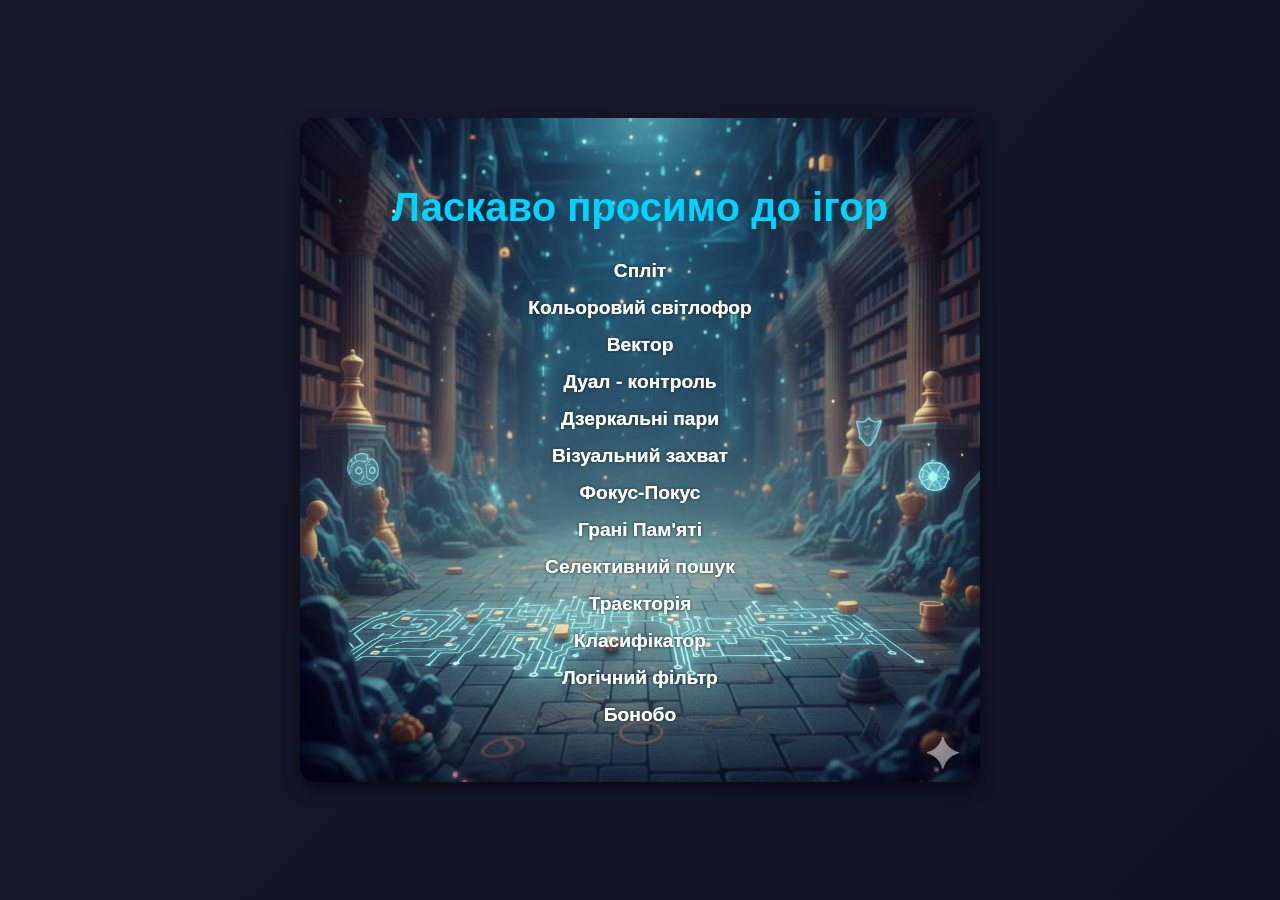
<file: index.html>
<!DOCTYPE html>
<html lang="uk">

<head>
    <meta charset="UTF-8">
    <meta name="viewport" content="width=device-width, initial-scale=1.0">
    <title>Ігри</title>
    <style>
        body {
            font-family: 'Montserrat', sans-serif;
            background: linear-gradient(135deg, #1a1a2e, #0d1322);
            margin: 0;
            padding: 0;
            display: flex;
            justify-content: center;
            align-items: center;
            height: 100vh;
            color: #e0e0e0;
        }

        .container {
            text-align: center;
            background: url("main.png") no-repeat center center/cover;
            padding: 40px;
            border-radius: 15px;
            box-shadow: 0 8px 15px rgba(0, 0, 0, 0.5);
            max-width: 600px;
            width: 90%;
        }

        h1 {
            color: #00d4ff;
            font-size: 2.5rem;
            margin-bottom: 30px;
        }

        ul {
            list-style: none;
            padding: 0;
        }

        li {
            margin: 15px 0;
        }

        a {
            text-decoration: none;
            color: #ffffff;
            text-shadow: 0 0 1px #d1dde0, 0 0 3px #000000, 0 0 0px #01d5ff;
            font-size: 1.2rem;
            font-weight: bold;
            transition: color 0.3s, transform 0.3s;
        }

        a:hover {
            color: #00d4ff;
            transform: scale(1.1);
        }
    </style>
</head>

<body>
    <div class="container">
        <h1>Ласкаво просимо до ігор</h1>
        <ul>
            <li><a href="./Split/index.html">Спліт</a></li>
            <li><a href="./ColorTrafficLight/index.html">Кольоровий світлофор</a></li>
            <li><a href="./Vector/index.html">Вектор</a></li>
            <li><a href="./DualControl/index.html">Дуал - контроль</a></li>
            <li><a href="./MirrorPairs/index.html">Дзеркальні пари</a></li>
            <li><a href="./VisualCapture/index.html">Візуальний захват</a></li>
            <li><a href="./FocusPocus/index.html">Фокус-Покус</a></li>
            <li><a href="./FacetsOfMemory/index.html">Грані Пам'яті</a></li>
            <li><a href="./SelectiveSearch/index.html">Селективний пошук</a></li>
            <li><a href="./Trajectory/index.html">Траєкторія</a></li>
            <li><a href="./Classifier/index.html">Класифікатор</a></li>
            <li><a href="./LogicFilter/index.html">Логічний фільтр</a></li>
            <li><a href="./Bonobo/index.html">Бонобо</a></li>
        </ul>
    </div>
</body>

</html>
</file>
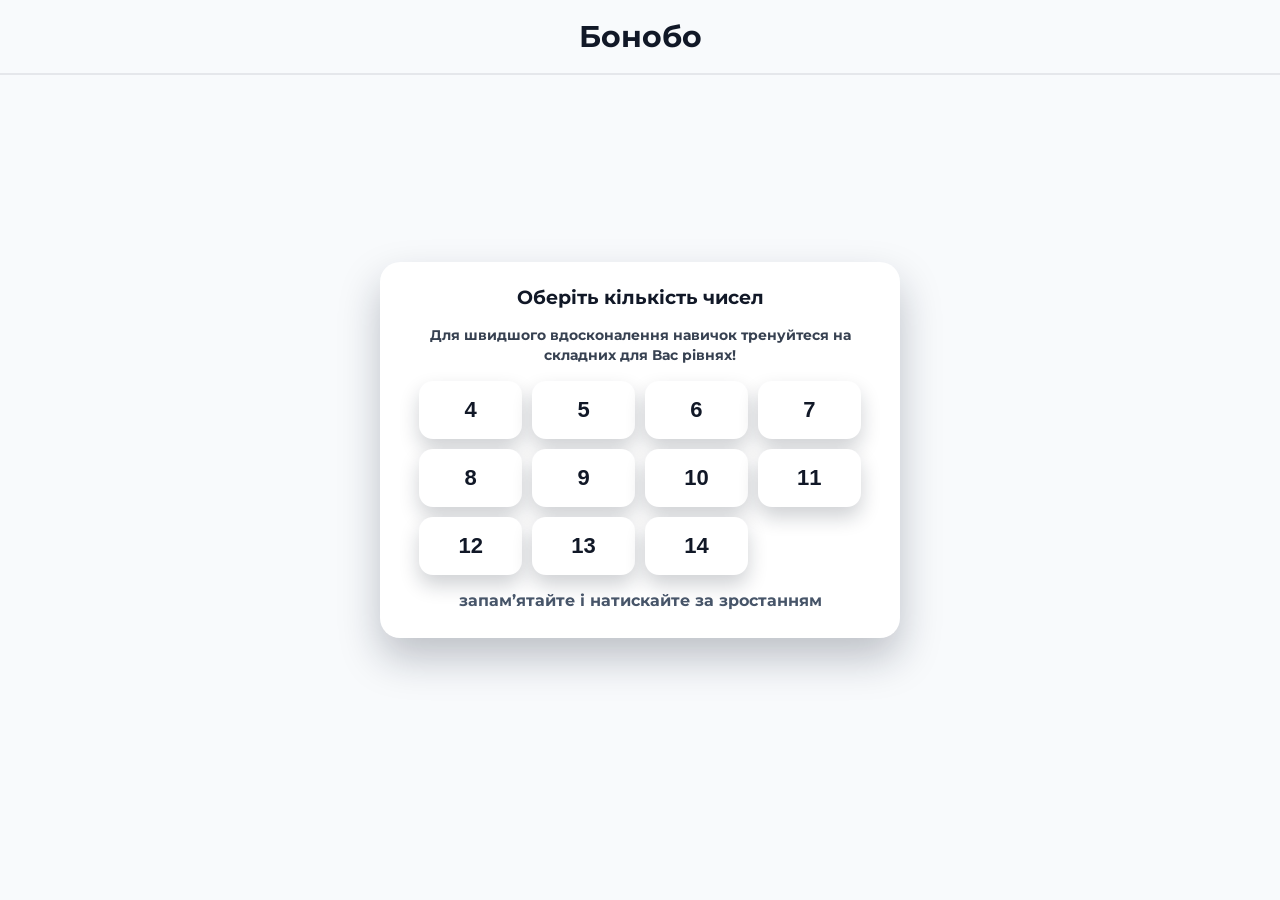
<file: Bonobo/index.html>
<!DOCTYPE html>
<html lang="uk">
<head>
    <meta charset="utf-8">
    <meta name="viewport" content="width=device-width, initial-scale=1">
    <title>Бонобо</title>
    <link href="https://fonts.googleapis.com/css2?family=Montserrat:wght@400;600;700&display=swap" rel="stylesheet">
    <link rel="stylesheet" href="./style.css?v=1.0.8">
    <link rel="stylesheet" href="../js/game-widgets.css">
</head>
<body>
    <header class="game-header">
        <h1>Бонобо</h1>
    </header>

    <div class="app">
        <div class="panel">
            <div class="topbar">
                <div class="status">
                    <div class="badge">Час: <span id="time">180</span>с</div>
                    <div class="badge">Чисел: <span id="level">4</span></div>
                    <div class="badge">Раунд: <span id="sublevel">1</span> / 6</div>
                    <div class="badge">Крок: <span id="progress">0</span> / <span id="total">0</span></div>
                    <div class="badge lives" id="lives">❤️❤️❤️</div>
                </div>
                <div class="controls">
                    <button class="btn-stop-resume" id="btn-stop-resume">Зупинити</button>
                    <button class="btn-exit" id="btn-exit">До рівнів</button>
                </div>
            </div>

            <div class="task-line" id="task">Запам'ятайте числа</div>

            <div class="stage" aria-live="polite">
                <div class="grid" id="grid"></div>
            </div>

            <div class="start-screen" id="start-screen">
                <div class="start-content">
                    <h3>Оберіть кількість чисел</h3>
                    <p class="training-tip">Для швидшого вдосконалення навичок тренуйтеся на складних для Вас рівнях!</p>
                    <div class="level-grid" id="level-grid">
                        <button class="level-btn" data-level="4"><span>4</span></button>
                        <button class="level-btn" data-level="5"><span>5</span></button>
                        <button class="level-btn" data-level="6"><span>6</span></button>
                        <button class="level-btn" data-level="7"><span>7</span></button>
                        <button class="level-btn" data-level="8"><span>8</span></button>
                        <button class="level-btn" data-level="9"><span>9</span></button>
                        <button class="level-btn" data-level="10"><span>10</span></button>
                        <button class="level-btn" data-level="11"><span>11</span></button>
                        <button class="level-btn" data-level="12"><span>12</span></button>
                        <button class="level-btn" data-level="13"><span>13</span></button>
                        <button class="level-btn" data-level="14"><span>14</span></button>
                    </div>
                    <div class="level-hint" id="level-hint">запам’ятайте і натискайте за зростанням</div>
                </div>
            </div>

            <div class="overlay hidden" id="countdown">3</div>

            <div class="result" id="result">
                <div class="result-card">
                    <h2>Гру завершено</h2>
                    <div>Виконано кроків: <span id="correct">0</span> з <span id="total-result">0</span></div>
                    <div class="result-sub" id="result-sub">Раунд завершено</div>
                    <div id="gw-leaderboard-inline"><span id="best-level" style="display:none">4</span><ul id="best-list" style="display:none"></ul></div>
                    <button id="play-again">Грати знову</button>
                </div>
            </div>
        </div>
    </div>

    <script src="../js/analytics.js"></script>
    <script src="../js/game-widgets.js"></script>
    <script src="./js/steps.js?v=1.0.8"></script>
</body>
</html>
</file>
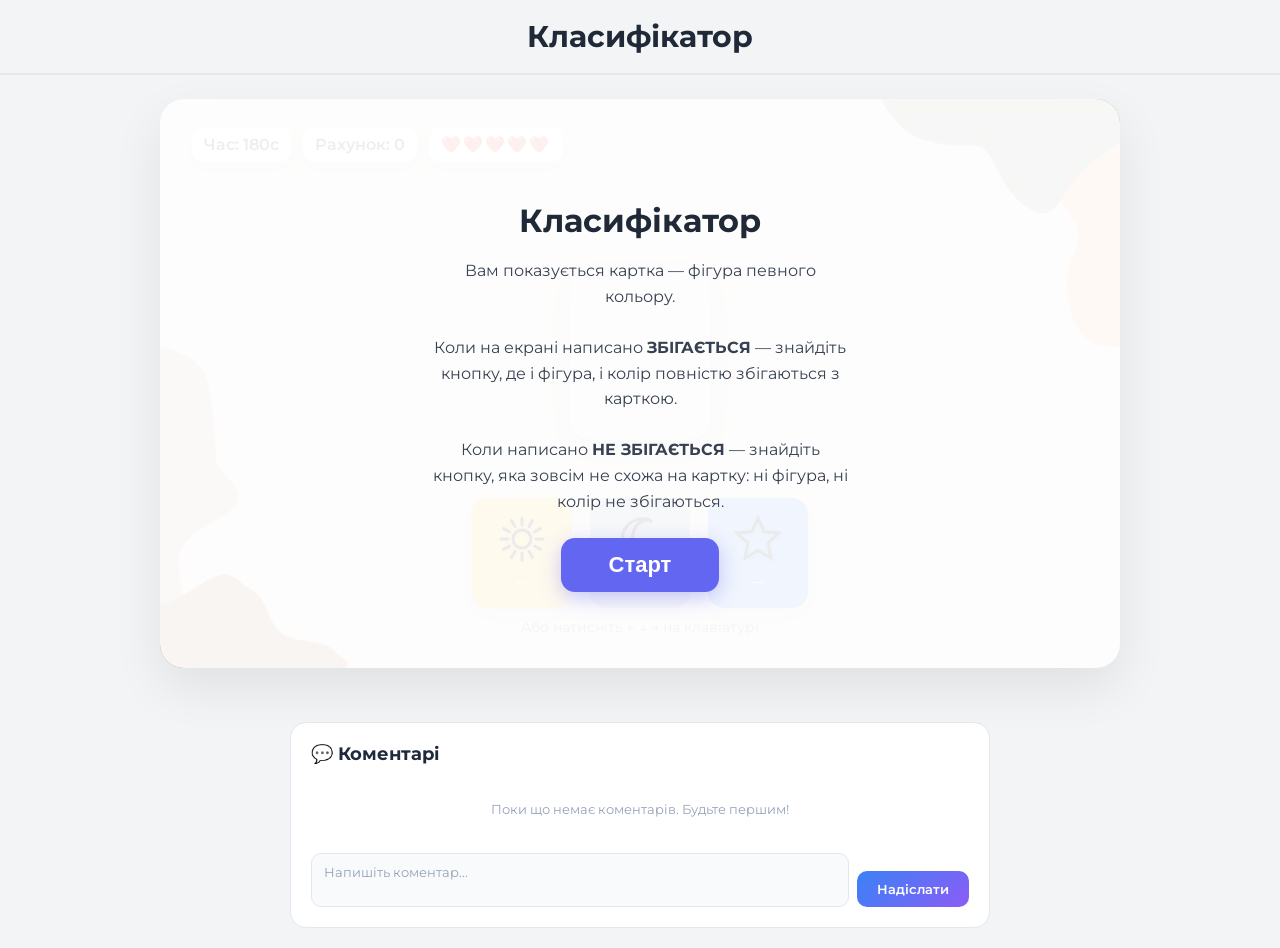
<file: Classifier/index.html>
<!DOCTYPE html>
<html lang="uk">
<head>
    <meta charset="utf-8">
    <meta name="viewport" content="width=device-width, initial-scale=1, maximum-scale=1, user-scalable=no">
    <meta name="apple-mobile-web-app-capable" content="yes">
    <meta name="apple-mobile-web-app-status-bar-style" content="black-translucent">
    <title>Класифікатор</title>
    <link href="https://fonts.googleapis.com/css2?family=Montserrat:wght@400;600;700&display=swap" rel="stylesheet">
    <link rel="stylesheet" href="./style.css?v=1.0.8">
    <link rel="stylesheet" href="../js/game-widgets.css">
</head>
<body>
    <header class="game-header">
        <h1>Класифікатор</h1>
    </header>
    <div class="app">
        <div class="panel">
            <div class="topbar">
                <div class="status">
                    <div class="badge">Час: <span id="time">180</span>с</div>
                    <div class="badge">Рахунок: <span id="score">0</span></div>
                    <div class="badge lives" id="lives">❤️❤️❤️❤️❤️</div>
                </div>
                <div class="controls">
                    <button class="btn-stop-resume" id="btn-stop-resume" style="display:none;">Зупинити</button>
                </div>
            </div>

            <div class="task-label" id="task-label"></div>

            <div class="stage" aria-live="polite">
                <div class="game-card" id="game-card">
                    <div class="card-figure" id="card-figure"></div>
                </div>
            </div>

            <div class="actions">
                <button class="btn-answer btn-sun" id="btn-sun" data-answer="sun">
                    <img src="./svgs/sun.svg" alt="Сонце">
                    <span class="key-label">←</span>
                </button>
                <button class="btn-answer btn-cloud" id="btn-cloud" data-answer="cloud">
                    <img src="./svgs/cloude.svg" alt="Хмарка">
                    <span class="key-label">↓</span>
                </button>
                <button class="btn-answer btn-drop" id="btn-drop" data-answer="drop">
                    <img src="./svgs/drop.svg" alt="Крапля">
                    <span class="key-label">→</span>
                </button>
            </div>
            <div class="key-hint">Або натисніть ← ↓ → на клавіатурі</div>

            <div class="start-screen" id="start-screen">
                <div class="start-content">
                    <h2>Класифікатор</h2>
                    <p class="start-rule">
                    Вам показується картка — фігура певного кольору.<br><br>
                    Коли на екрані написано <strong>ЗБІГАЄТЬСЯ</strong> — знайдіть кнопку, де і фігура, і колір повністю збігаються з карткою.<br><br>
                    Коли написано <strong>НЕ ЗБІГАЄТЬСЯ</strong> — знайдіть кнопку, яка зовсім не схожа на картку: ні фігура, ні колір не збігаються.</p>
                    <button class="btn-start" id="start-btn">Старт</button>
                </div>
            </div>

            <div class="overlay hidden" id="countdown">3</div>

            <div class="result" id="result">
                <div class="result-card">
                    <h2>Гру завершено</h2>
                    <div>Правильних відповідей: <span id="correct">0</span> з <span id="total">0</span></div>
                    <div id="gw-leaderboard-inline"><ul id="best-list" style="display:none"></ul></div>
                    <button id="play-again">Грати знову</button>
                </div>
            </div>
        </div>
    </div>
    <script src="../js/analytics.js"></script>
    <script src="../js/game-widgets.js"></script>
    <script src="./js/qsort.js?v=1.0.8"></script>
</body>
</html>
</file>
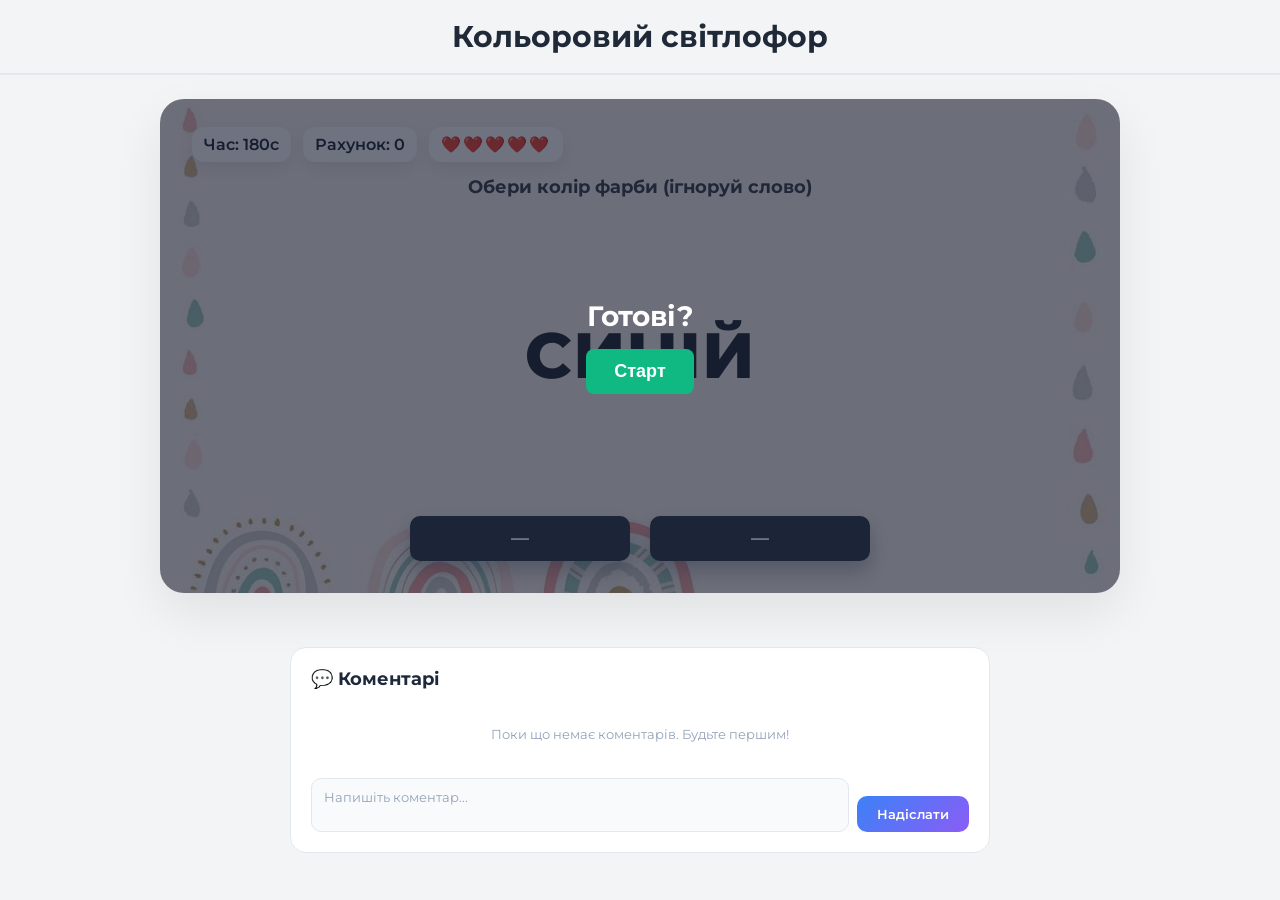
<file: ColorTrafficLight/index.html>
<!DOCTYPE html>
<html lang="uk">
<head>
    <meta charset="utf-8">
    <meta name="viewport" content="width=device-width, initial-scale=1">
    <title>Кольоровий світлофор</title>
    <link href="https://fonts.googleapis.com/css2?family=Montserrat:wght@400;600;700&display=swap" rel="stylesheet">
    <link rel="stylesheet" href="./style.css?v=1.0.8">
    <link rel="stylesheet" href="../js/game-widgets.css">
</head>
<body>
    <header class="game-header">
        <h1>Кольоровий світлофор</h1>
    </header>

    <div class="app">
        <div class="panel">
            <div class="topbar">
                <div class="status">
                    <div class="badge">Час: <span id="time">180</span>с</div>
                    <div class="badge">Рахунок: <span id="score">0</span></div>
                    <div class="badge lives" id="lives">❤️❤️❤️❤️❤️</div>
                </div>
                <div class="controls">
                    <button class="btn-stop-resume" id="btn-stop-resume">Зупинити</button>
                </div>
            </div>

            <h2 class="subtitle">Обери колір фарби (ігноруй слово)</h2>

            <div class="stage" aria-live="polite">
                <div class="word" id="word">СИНІЙ</div>
            </div>

            <div class="actions">
                <button class="btn-choice" id="btn-left">—</button>
                <button class="btn-choice" id="btn-right">—</button>
            </div>

            <div class="start-screen" id="start-screen">
                <div class="start-content">
                    <h3>Готові?</h3>
                    <button class="btn-start" id="start-btn">Старт</button>
                </div>
            </div>

            <div class="overlay hidden" id="countdown">3</div>

            <div class="result" id="result">
                <div class="result-card">
                    <h2>Гру завершено</h2>
                    <div>Правильних відповідей: <span id="correct">0</span> з <span id="total">0</span></div>
                    <div id="gw-leaderboard-inline"><ul id="best-list" style="display:none"></ul></div>
                    <button id="play-again">Грати знову</button>
                </div>
            </div>
        </div>
    </div>

    <script src="../js/analytics.js"></script>
    <script src="../js/game-widgets.js"></script>
    <script src="./js/stroop.js?v=1.0.8"></script>
</body>
</html>
</file>
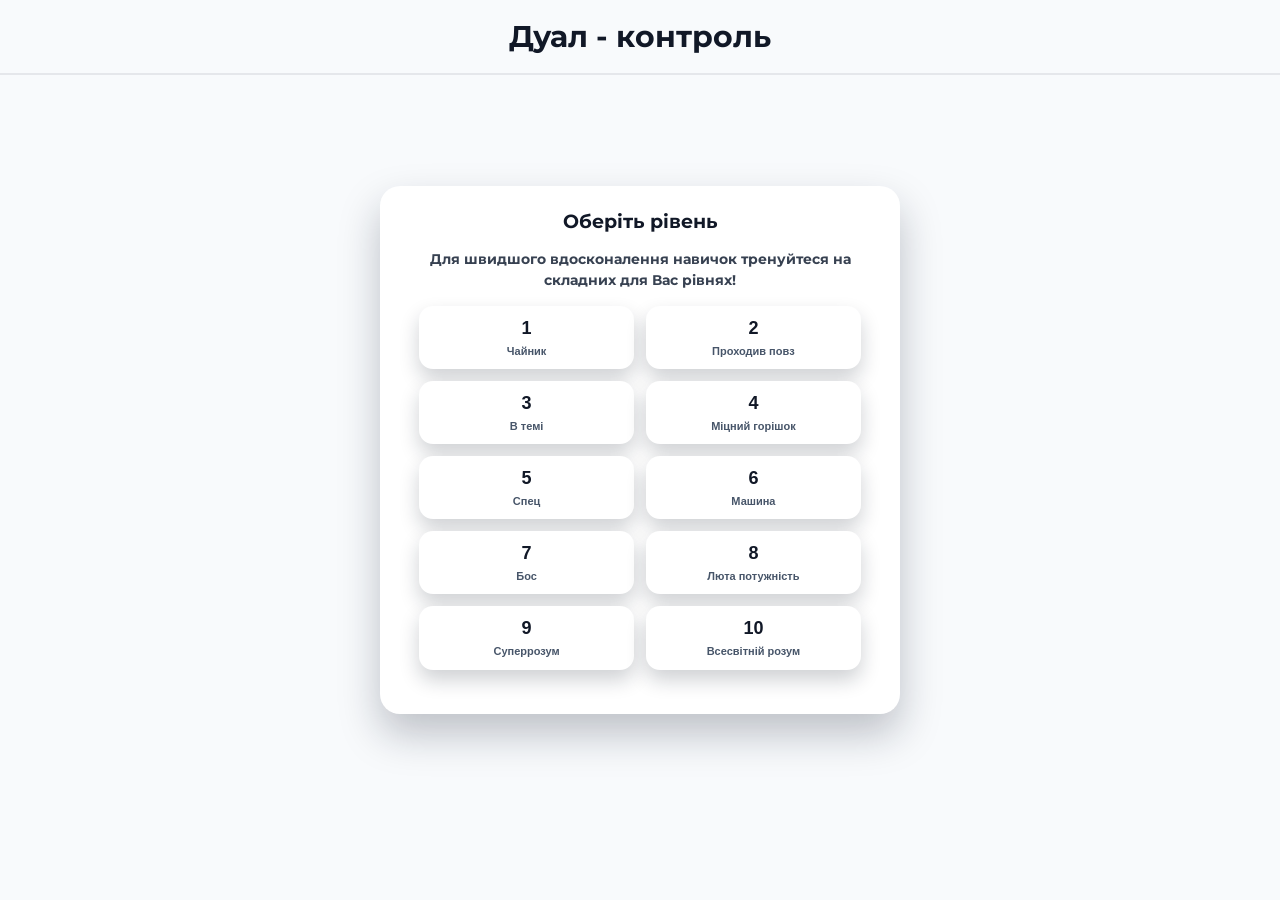
<file: DualControl/index.html>
<!DOCTYPE html>
<html lang="uk">
<head>
    <meta charset="utf-8">
    <meta name="viewport" content="width=device-width, initial-scale=1">
    <title>Дуал - контроль</title>
    <link href="https://fonts.googleapis.com/css2?family=Montserrat:wght@400;600;700&display=swap" rel="stylesheet">
    <link rel="stylesheet" href="./style.css?v=1.0.8">
    <link rel="stylesheet" href="../js/game-widgets.css">
</head>
<body>
    <header class="game-header">
        <h1>Дуал - контроль</h1>
    </header>

    <div class="app">
        <div class="panel">
            <div class="topbar">
                <div class="status">
                    <div class="badge">Час: <span id="time">180</span>с</div>
                    <div class="badge">Рівень: <span id="level">1</span></div>
                    <div class="badge">Субрівень: <span id="sublevel">1</span> / 5</div>
                    <div class="badge">Крок: <span id="progress">0</span> / 49</div>
                    <div class="badge lives" id="lives">❤️❤️❤️</div>
                </div>
                <div class="controls">
                    <button class="btn-stop-resume" id="btn-stop-resume">Зупинити</button>
                    <button class="btn-exit" id="btn-exit">До рівнів</button>
                </div>
            </div>

            <!-- <div class="helper">
                <div class="rule">
                    Ви бачите ігрове поле з клітинок чорного та червоного кольору. Клітинки
                    пронумеровані. Зверху з’являється завдання: оберіть найменше або найбільше число
                    певного кольору. Виконуйте завдання по черзі — кожен правильний клік наближає до
                    завершення раунду. Якщо помилитися або пропустити число — це коштує життя.
                    <br>На вищих рівнях гра складніша та цікавіша.
                </div>
            </div> -->

            <div class="task-line" id="task">Оберіть найменше чорне число</div>

            <div class="stage" aria-live="polite">
                <div class="grid" id="grid"></div>
            </div>

            <div class="start-screen" id="start-screen">
                <div class="start-content">
                    <h3>Оберіть рівень</h3>
                    <p class="training-tip">Для швидшого вдосконалення навичок тренуйтеся на складних для Вас рівнях!</p>
                    <div class="level-grid" id="level-grid">
                        <button class="level-btn" data-level="1"><span>1</span><small>Чайник</small></button>
                        <button class="level-btn" data-level="2"><span>2</span><small>Проходив повз</small></button>
                        <button class="level-btn" data-level="3"><span>3</span><small>В темі</small></button>
                        <button class="level-btn" data-level="4"><span>4</span><small>Міцний горішок</small></button>
                        <button class="level-btn" data-level="5"><span>5</span><small>Спец</small></button>
                        <button class="level-btn" data-level="6"><span>6</span><small>Машина</small></button>
                        <button class="level-btn" data-level="7"><span>7</span><small>Бос</small></button>
                        <button class="level-btn" data-level="8"><span>8</span><small>Люта потужність</small></button>
                        <button class="level-btn" data-level="9"><span>9</span><small>Суперрозум</small></button>
                        <button class="level-btn" data-level="10"><span>10</span><small>Всесвітній розум</small></button>
                    </div>
                    <div class="level-hint" id="level-hint"></div>
                </div>
            </div>

            <div class="overlay hidden" id="countdown">3</div>

            <div class="result" id="result">
                <div class="result-card">
                    <h2>Гру завершено</h2>
                    <div>Виконано кроків: <span id="correct">0</span> з <span id="total">0</span></div>
                    <div class="result-sub" id="result-sub">Раунд завершено</div>
                    <div id="gw-leaderboard-inline"><span id="best-level" style="display:none">1</span><ul id="best-list" style="display:none"></ul></div>
                    <button id="play-again">Грати знову</button>
                </div>
            </div>
        </div>
    </div>

    <script src="../js/analytics.js"></script>
    <script src="../js/game-widgets.js"></script>
    <script src="./js/clickerblackred.js?v=1.0.8"></script>
</body>
</html>
</file>
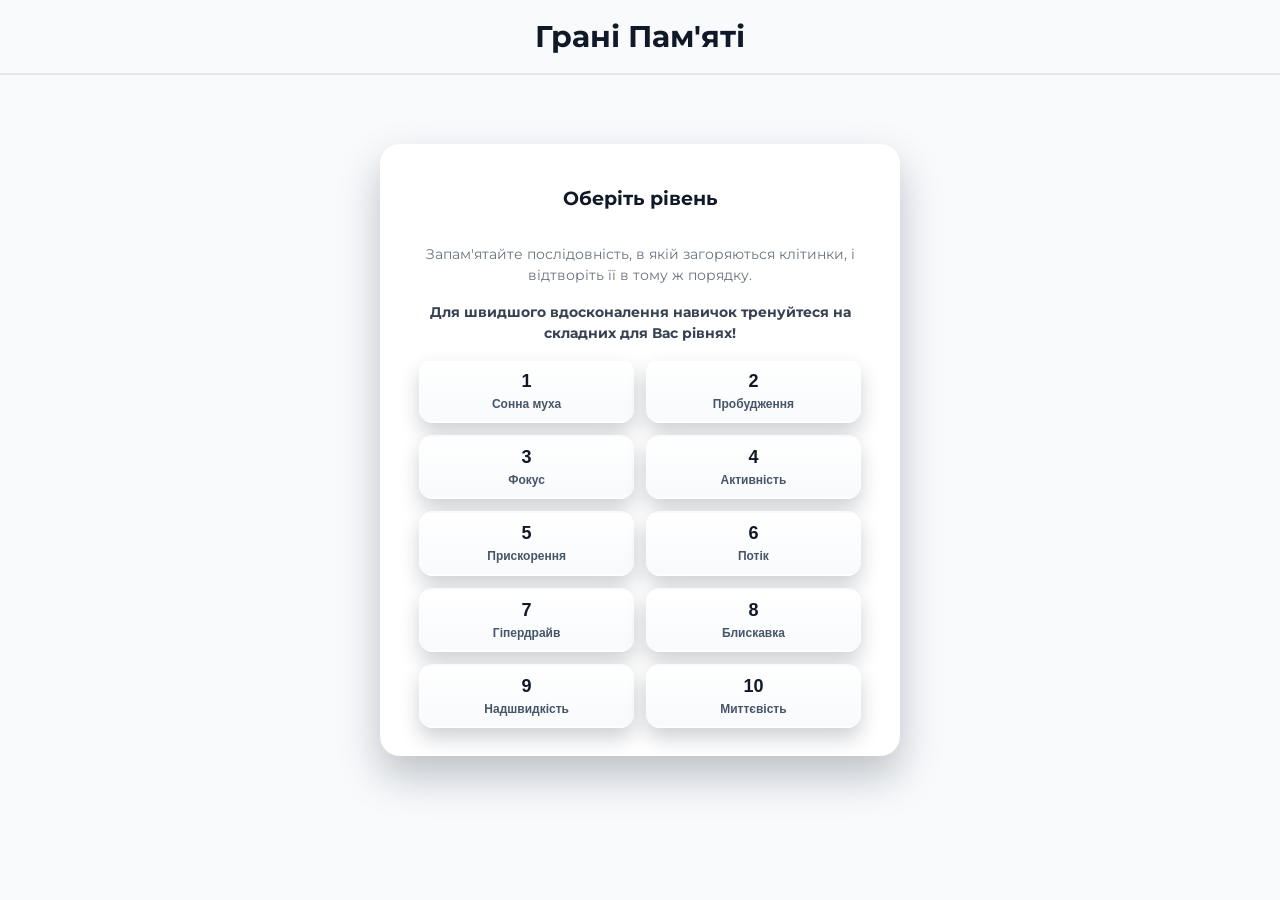
<file: FacetsOfMemory/index.html>
<!DOCTYPE html>
<html lang="uk">
<head>
    <meta charset="utf-8">
    <meta name="viewport" content="width=device-width, initial-scale=1">
    <title>Грані Пам'яті</title>
    <link href="https://fonts.googleapis.com/css2?family=Montserrat:wght@400;600;700&display=swap" rel="stylesheet">
    <link rel="stylesheet" href="./style.css?v=1.0.8">
    <link rel="stylesheet" href="../js/game-widgets.css">
</head>
<body>
    <header class="game-header">
        <h1>Грані Пам'яті</h1>
    </header>

    <div class="app">
        <div class="panel">
            <div class="topbar">
                <div class="status">
                    <div class="badge">Рівень: <span id="level">1</span></div>
                    <div class="badge">Субрівень: <span id="sublevel">1</span> / <span id="total-sublevels">7</span></div>
                    <div class="badge">Послідовність: <span id="sequence-length">0</span></div>
                    <div class="badge timer-badge">⏱ <span id="timer">3:00</span></div>
                </div>
                <div class="controls">
                    <button class="btn-sound" id="btn-sound" title="Звук">🔊</button>
                    <button class="btn-exit" id="btn-exit">До рівнів</button>
                </div>
            </div>

            <div class="stage" aria-live="polite">
                <div class="board" id="board"></div>
            </div>

            <div class="phase-indicator" id="phase-indicator">
                <span id="phase-text">Запам'ятайте послідовність</span>
            </div>

            <div class="start-screen" id="start-screen">
                <div class="start-content">
                    <h3>Оберіть рівень</h3>
                    <p class="game-description">Запам'ятайте послідовність, в якій загоряються клітинки, і відтворіть її в тому ж порядку.</p>
                    <p class="training-tip">Для швидшого вдосконалення навичок тренуйтеся на складних для Вас рівнях!</p>
                    <div class="level-grid" id="level-grid">
                        <button class="level-btn" data-level="1"><span>1</span><small>Сонна муха</small></button>
                        <button class="level-btn" data-level="2"><span>2</span><small>Пробудження</small></button>
                        <button class="level-btn" data-level="3"><span>3</span><small>Фокус</small></button>
                        <button class="level-btn" data-level="4"><span>4</span><small>Активність</small></button>
                        <button class="level-btn" data-level="5"><span>5</span><small>Прискорення</small></button>
                        <button class="level-btn" data-level="6"><span>6</span><small>Потік</small></button>
                        <button class="level-btn" data-level="7"><span>7</span><small>Гіпердрайв</small></button>
                        <button class="level-btn" data-level="8"><span>8</span><small>Блискавка</small></button>
                        <button class="level-btn" data-level="9"><span>9</span><small>Надшвидкість</small></button>
                        <button class="level-btn" data-level="10"><span>10</span><small>Миттєвість</small></button>
                    </div>
                </div>
            </div>

            <div class="overlay hidden" id="countdown">3</div>

            <div class="result" id="result">
                <div class="result-card">
                    <h2 id="result-title">Рівень завершено</h2>
                    <div id="result-message"></div>
                    <div>Пройдено субрівнів: <span id="final-sublevels">0</span></div>
                    <div>Час: <span id="final-time">0:00</span></div>
                    <div id="gw-leaderboard-inline"></div>
                    <div class="result-buttons">
                        <button id="play-again">До рівнів</button>
                    </div>
                </div>
            </div>
        </div>
    </div>

    <script src="../js/analytics.js"></script>
    <script src="../js/game-widgets.js"></script>
    <script src="./js/diamonds.js?v=1.0.8"></script>
</body>
</html>
</file>
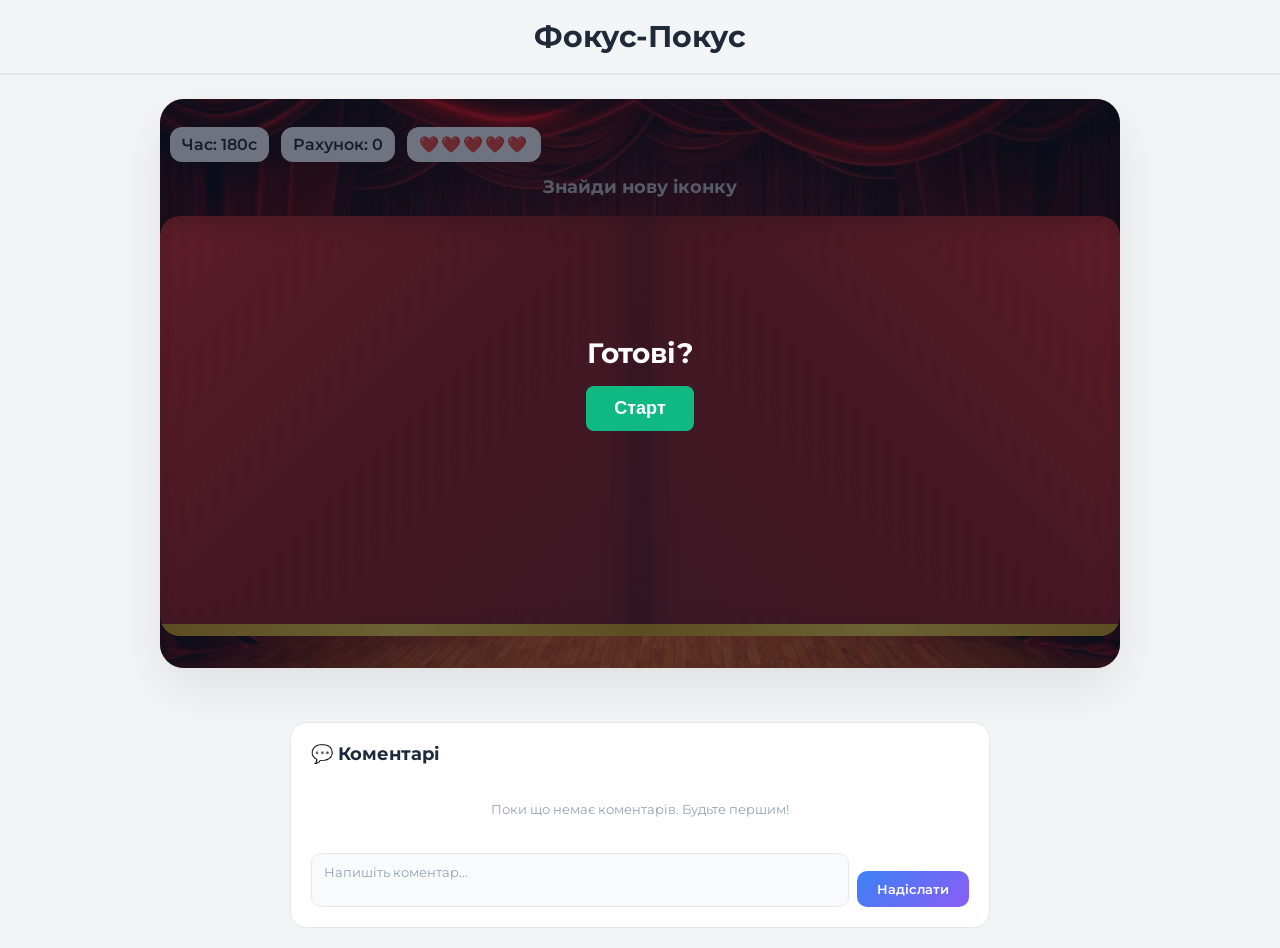
<file: FocusPocus/index.html>
<!DOCTYPE html>
<html lang="uk">
<head>
    <meta charset="utf-8">
    <meta name="viewport" content="width=device-width, initial-scale=1, maximum-scale=1, user-scalable=no, viewport-fit=cover">
    <title>Фокус-Покус</title>
    <link href="https://fonts.googleapis.com/css2?family=Montserrat:wght@400;600;700&display=swap" rel="stylesheet">
    <link rel="stylesheet" href="./style.css?v=1.0.8">
    <link rel="stylesheet" href="../js/game-widgets.css">
</head>
<body>
    <header class="game-header">
        <h1>Фокус-Покус</h1>
    </header>

    <div class="app">
        <div class="panel">
            <div class="topbar">
                <div class="status">
                    <div class="badge">Час: <span id="time">180</span>с</div>
                    <div class="badge">Рахунок: <span id="score">0</span></div>
                    <div class="badge lives" id="lives">❤️❤️❤️❤️❤️</div>
                </div>
                <div class="controls">
                    <button class="btn-stop-resume" id="btn-stop-resume">Зупинити</button>
                </div>
            </div>

            <h2 class="subtitle">Знайди нову іконку</h2>

            <div class="stage" id="stage">
                <div class="icons-field" id="icons-field"></div>

                <!-- Театральна завіса -->
                <div class="curtain" id="curtain">
                    <div class="curtain-left"></div>
                    <div class="curtain-right"></div>
                </div>
            </div>

            <!-- Стартовий екран -->
            <div class="start-screen" id="start-screen">
                <div class="start-content">
                    <h3>Готові?</h3>
                    <button class="btn-start" id="start-btn">Старт</button>
                </div>
            </div>

            <!-- Відлік -->
            <div class="overlay hidden" id="countdown">3</div>

            <!-- Результат -->
            <div class="result" id="result">
                <div class="result-card">
                    <h2>Гру завершено</h2>
                    <div>Правильних відповідей: <span id="correct">0</span> з <span id="total">0</span></div>
                    <div id="gw-leaderboard-inline"><ul id="best-list" style="display:none"></ul></div>
                    <button id="play-again">Грати знову</button>
                </div>
            </div>
        </div>
    </div>

    <script src="../js/analytics.js"></script>
    <script src="../js/game-widgets.js"></script>
    <script src="./js/rockmemory.js?v=1.0.8"></script>
</body>
</html>
</file>
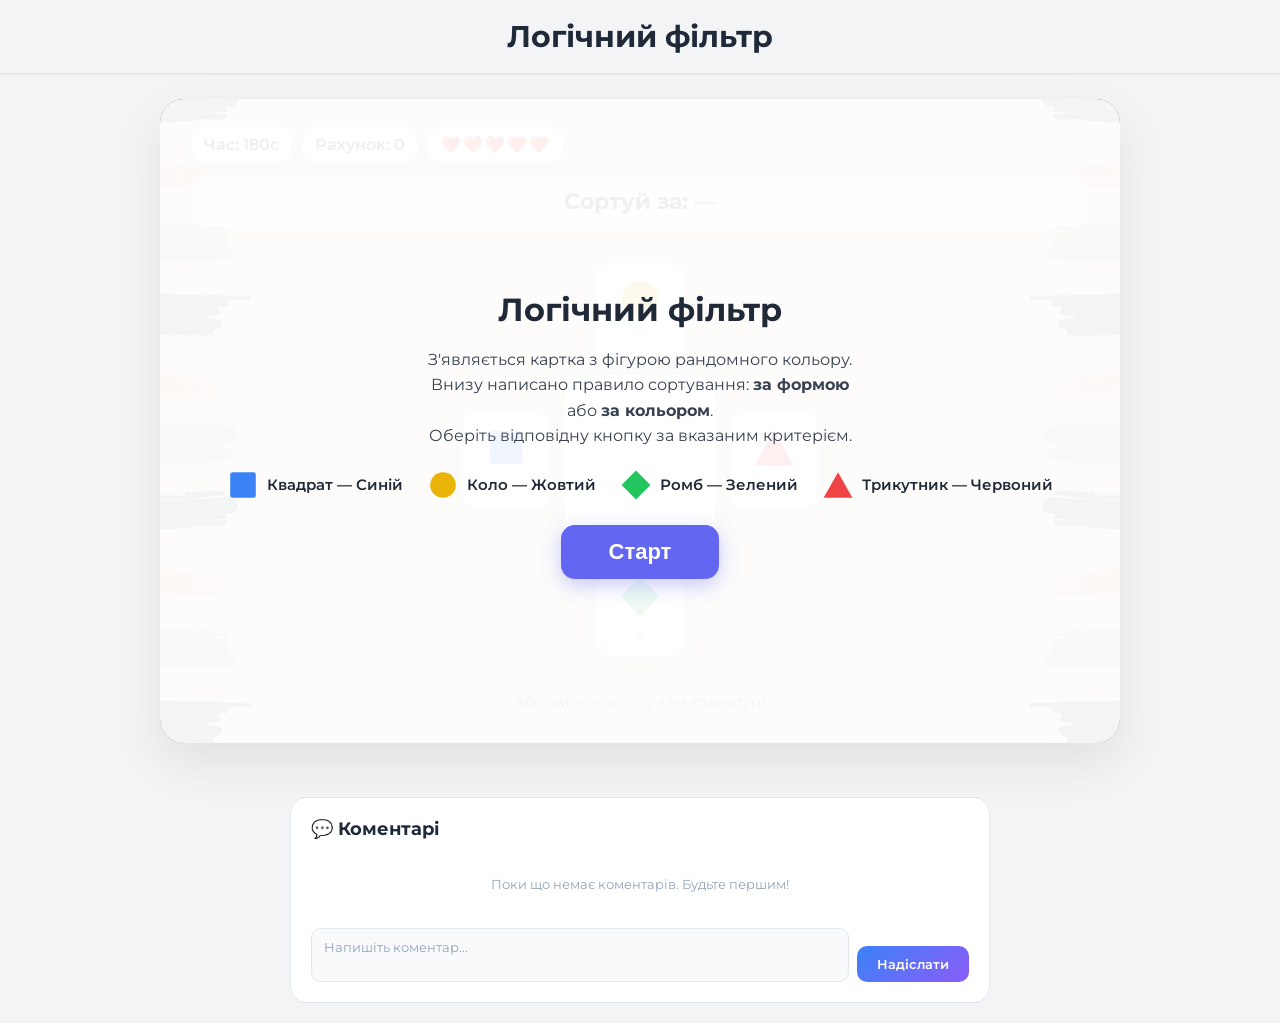
<file: LogicFilter/index.html>
<!DOCTYPE html>
<html lang="uk">
<head>
    <meta charset="utf-8">
    <meta name="viewport" content="width=device-width, initial-scale=1, maximum-scale=1, user-scalable=no">
    <meta name="apple-mobile-web-app-capable" content="yes">
    <meta name="apple-mobile-web-app-status-bar-style" content="black-translucent">
    <title>Логічний фільтр</title>
    <link href="https://fonts.googleapis.com/css2?family=Montserrat:wght@400;600;700&display=swap" rel="stylesheet">
    <link rel="stylesheet" href="./style.css?v=1.0.8">
    <link rel="stylesheet" href="../js/game-widgets.css">
</head>
<body>
    <header class="game-header">
        <h1>Логічний фільтр</h1>
    </header>
    <div class="app">
        <div class="panel">
            <div class="topbar">
                <div class="status">
                    <div class="badge">Час: <span id="time">180</span>с</div>
                    <div class="badge">Рахунок: <span id="score">0</span></div>
                    <div class="badge lives" id="lives">❤️❤️❤️❤️❤️</div>
                </div>
                <div class="controls">
                    <button class="btn-stop-resume" id="btn-stop-resume" style="display:none;">Зупинити</button>
                </div>
            </div>

            <div class="rule-bar" id="rule-bar">
                Сортуй за: <span class="rule-text" id="rule-text">—</span>
            </div>

            <div class="arena" aria-live="polite">
                <!-- Top: Circle (↑) -->
                <button class="btn-answer pos-top" id="btn-1" data-index="1">
                    <svg class="shape-icon" viewBox="0 0 60 60"><circle cx="30" cy="30" r="24" fill="#eab308"/></svg>
                    <span class="key-label">↑</span>
                </button>

                <!-- Left: Square (←) -->
                <button class="btn-answer pos-left" id="btn-0" data-index="0">
                    <svg class="shape-icon" viewBox="0 0 60 60"><rect x="8" y="8" width="44" height="44" rx="4" fill="#3b82f6"/></svg>
                    <span class="key-label">←</span>
                </button>

                <!-- Center: Game Card -->
                <div class="game-card-wrap">
                    <div class="game-card" id="game-card">
                        <div class="card-shape" id="card-shape"></div>
                    </div>
                </div>

                <!-- Right: Triangle (→) -->
                <button class="btn-answer pos-right" id="btn-3" data-index="3">
                    <svg class="shape-icon" viewBox="0 0 60 60"><polygon points="30,6 56,54 4,54" fill="#ef4444"/></svg>
                    <span class="key-label">→</span>
                </button>

                <!-- Bottom: Diamond (↓) -->
                <button class="btn-answer pos-bottom" id="btn-2" data-index="2">
                    <svg class="shape-icon" viewBox="0 0 60 60"><polygon points="30,4 56,30 30,56 4,30" fill="#22c55e"/></svg>
                    <span class="key-label">↓</span>
                </button>
            </div>
            <div class="key-hint">Або натисніть ← ↑ ↓ → на клавіатурі</div>

            <div class="start-screen" id="start-screen">
                <div class="start-content">
                    <h2>Логічний фільтр</h2>
                    <p class="start-rule">З'являється картка з фігурою рандомного кольору.<br>
                    Внизу написано правило сортування: <strong>за формою</strong> або <strong>за кольором</strong>.<br>
                    Оберіть відповідну кнопку за вказаним критерієм.</p>
                    <div class="start-legend">
                        <div class="legend-item"><svg viewBox="0 0 40 40" width="32" height="32"><rect x="4" y="4" width="32" height="32" rx="3" fill="#3b82f6"/></svg> Квадрат — Синій</div>
                        <div class="legend-item"><svg viewBox="0 0 40 40" width="32" height="32"><circle cx="20" cy="20" r="16" fill="#eab308"/></svg> Коло — Жовтий</div>
                        <div class="legend-item"><svg viewBox="0 0 40 40" width="32" height="32"><polygon points="20,2 38,20 20,38 2,20" fill="#22c55e"/></svg> Ромб — Зелений</div>
                        <div class="legend-item"><svg viewBox="0 0 40 40" width="32" height="32"><polygon points="20,4 38,36 2,36" fill="#ef4444"/></svg> Трикутник — Червоний</div>
                    </div>
                    <button class="btn-start" id="start-btn">Старт</button>
                </div>
            </div>

            <div class="overlay hidden" id="countdown">3</div>

            <div class="result" id="result">
                <div class="result-card">
                    <h2>Гру завершено</h2>
                    <div>Правильних відповідей: <span id="correct">0</span> з <span id="total">0</span></div>
                    <div id="gw-leaderboard-inline"><ul id="best-list" style="display:none"></ul></div>
                    <button id="play-again">Грати знову</button>
                </div>
            </div>
        </div>
    </div>
    <script src="../js/analytics.js"></script>
    <script src="../js/game-widgets.js"></script>
    <script src="./js/qsortex.js?v=1.0.8"></script>
</body>
</html>
</file>
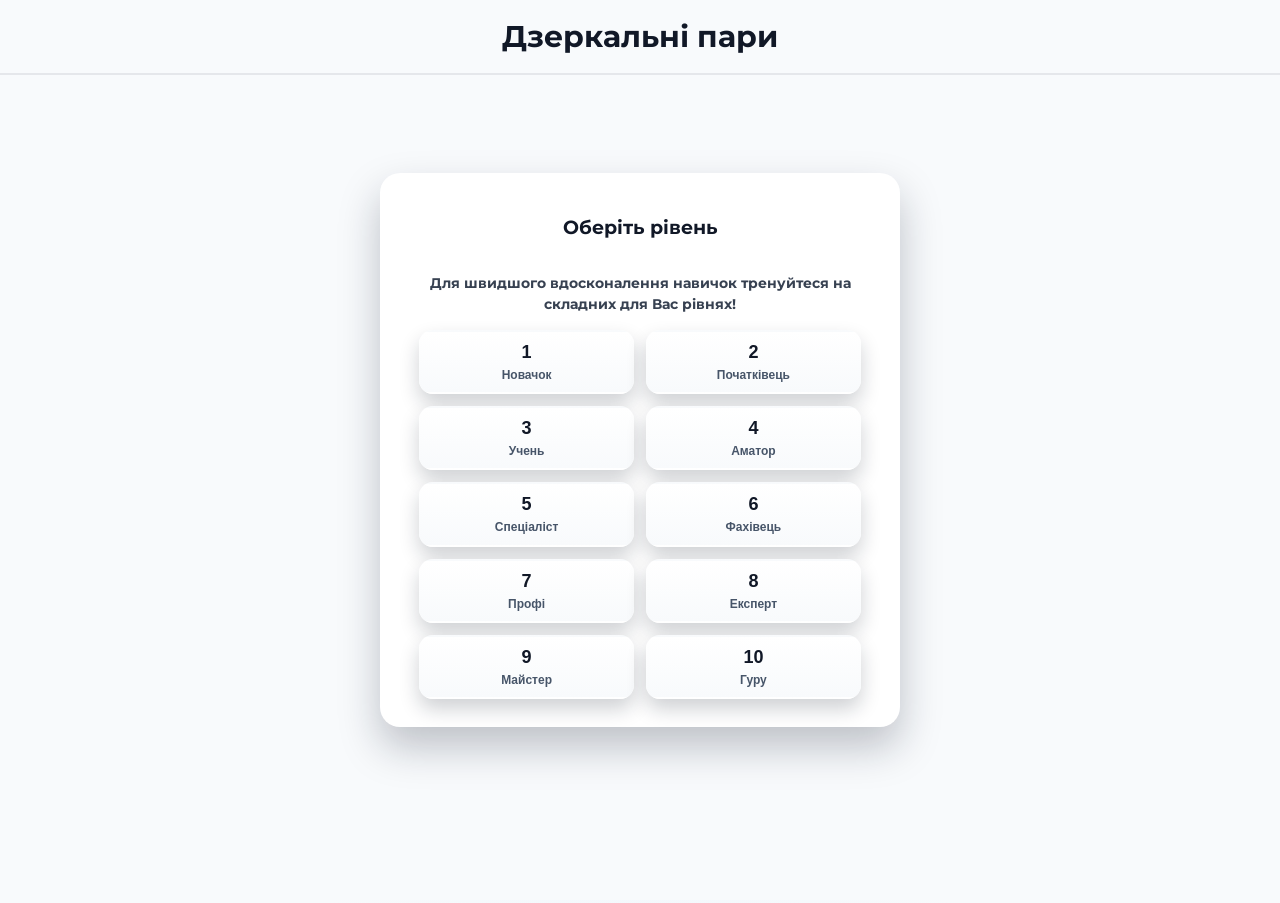
<file: MirrorPairs/index.html>
<!DOCTYPE html>
<html lang="uk">
<head>
    <meta charset="utf-8">
    <meta name="viewport" content="width=device-width, initial-scale=1">
    <title>Дзеркальні пари</title>
    <link href="https://fonts.googleapis.com/css2?family=Montserrat:wght@400;600;700&display=swap" rel="stylesheet">
    <link rel="stylesheet" href="./style.css?v=1.0.8">
    <link rel="stylesheet" href="../js/game-widgets.css">
</head>
<body>
    <header class="game-header">
        <h1>Дзеркальні пари</h1>
    </header>

    <div class="app">
        <div class="panel">
            <div class="topbar">
                <div class="status">
                    <div class="badge">Час: <span id="time">180</span>с</div>
                    <div class="badge">Рівень: <span id="level">1</span></div>
                    <div class="badge">Субрівень: <span id="sublevel">1</span> / 5</div>
                    <div class="badge">Кроки: <span id="moves">0</span></div>
                    <div class="badge">Пари: <span id="pairs">0</span> / <span id="total-pairs">0</span></div>
                    <div class="badge lives" id="lives">❤️❤️❤️❤️❤️</div>
                </div>
                <div class="controls">
                    <button class="btn-exit" id="btn-exit">До рівнів</button>
                </div>
            </div>

            <div class="helper" style="padding-bottom: 40px;">
                <!-- <div class="rule">
                    На полі лежать картки сорочкою догори. Гравець по черзі відкриває дві картки.
                    Якщо зображення однакові — пара зараховується і картки лишаються відкритими.
                    Якщо різні — закриваються назад після короткої паузи. Мета — знайти всі пари.
                </div> -->
            </div>

            <div class="stage" aria-live="polite">
                <div class="board" id="board"></div>
            </div>

            <div class="start-screen" id="start-screen">
                <div class="start-content">
                    <h3>Оберіть рівень</h3>
                    <p class="training-tip">Для швидшого вдосконалення навичок тренуйтеся на складних для Вас рівнях!</p>
                    <div class="level-grid" id="level-grid">
                        <button class="level-btn" data-level="1"><span>1</span><small>Новачок</small></button>
                        <button class="level-btn" data-level="2"><span>2</span><small>Початківець</small></button>
                        <button class="level-btn" data-level="3"><span>3</span><small>Учень</small></button>
                        <button class="level-btn" data-level="4"><span>4</span><small>Аматор</small></button>
                        <button class="level-btn" data-level="5"><span>5</span><small>Спеціаліст</small></button>
                        <button class="level-btn" data-level="6"><span>6</span><small>Фахівець</small></button>
                        <button class="level-btn" data-level="7"><span>7</span><small>Профі</small></button>
                        <button class="level-btn" data-level="8"><span>8</span><small>Експерт</small></button>
                        <button class="level-btn" data-level="9"><span>9</span><small>Майстер</small></button>
                        <button class="level-btn" data-level="10"><span>10</span><small>Гуру</small></button>
                    </div>
                    <!-- <div class="level-hint" id="level-hint">Складність зростає поступово</div> -->
                </div>
            </div>

            <div class="overlay hidden" id="countdown">3</div>

            <div class="result" id="result">
                <div class="result-card">
                    <h2>Рівень завершено</h2>
                    <div>Кроків за рівень: <span id="final-moves">0</span></div>
                    <div>Знайдено пар: <span id="final-pairs">0</span></div>
                    <div id="gw-leaderboard-inline"></div>
                    <button id="play-again">Грати знову</button>
                </div>
            </div>
        </div>
    </div>

    <script src="../js/analytics.js"></script>
    <script src="../js/game-widgets.js"></script>
    <script src="./js/concentration.js?v=1.0.8"></script>
</body>
</html>
</file>
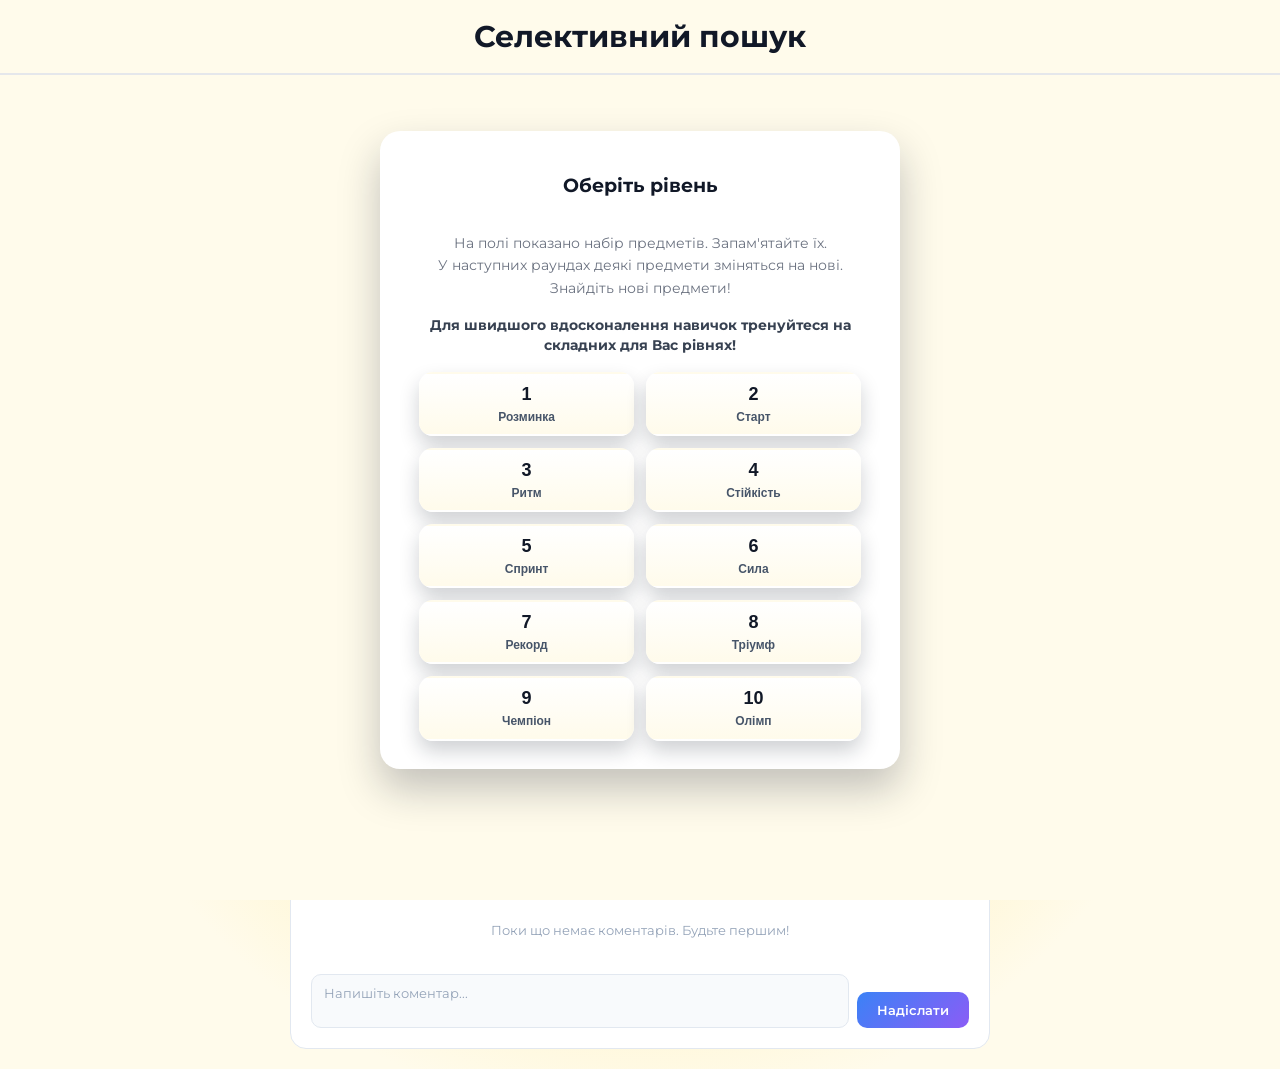
<file: SelectiveSearch/index.html>
<!DOCTYPE html>
<html lang="uk">
<head>
    <meta charset="utf-8">
    <meta name="viewport" content="width=device-width, initial-scale=1">
    <title>Селективний пошук</title>
    <link href="https://fonts.googleapis.com/css2?family=Montserrat:wght@400;600;700&display=swap" rel="stylesheet">
    <link rel="stylesheet" href="./style.css?v=1.0.8">
    <link rel="stylesheet" href="../js/game-widgets.css">
</head>
<body>
    <header class="game-header">
        <h1>Селективний пошук</h1>
    </header>

    <div class="app">
        <div class="panel">
            <div class="topbar">
                <div class="status">
                    <div class="badge">Час: <span id="time">180</span>с</div>
                    <div class="badge">Рівень: <span id="level">1</span></div>
                    <div class="badge">Субрівень: <span id="sublevel">1</span> / <span id="total-sublevels">5</span></div>
                    <div class="badge" style="display: none;">Раунд: <span id="round">1</span></div>
                    <div class="badge">Рахунок: <span id="score">0</span></div>
                    <div class="badge lives" id="lives">❤️❤️❤️❤️❤️</div>
                </div>
                <div class="controls">
                    <button class="btn-exit" id="btn-exit">До рівнів</button>
                </div>
            </div>

            <div class="phase-bar">
                <div class="phase-text" id="phase-text">Запам'ятайте ці предмети</div>
            </div>

            <div class="stage" aria-live="polite">
                <div class="board" id="board"></div>
            </div>

            <div class="start-screen" id="start-screen">
                <div class="start-content">
                    <h3>Оберіть рівень</h3>
                    <p class="game-description">На полі показано набір предметів. Запам'ятайте їх.<br>У наступних раундах деякі предмети зміняться на нові. Знайдіть нові предмети!</p>
                    <p class="training-tip">Для швидшого вдосконалення навичок тренуйтеся на складних для Вас рівнях!</p>
                    <div class="level-grid" id="level-grid">
                        <button class="level-btn" data-level="1"><span>1</span><small>Розминка</small></button>
                        <button class="level-btn" data-level="2"><span>2</span><small>Старт</small></button>
                        <button class="level-btn" data-level="3"><span>3</span><small>Ритм</small></button>
                        <button class="level-btn" data-level="4"><span>4</span><small>Стійкість</small></button>
                        <button class="level-btn" data-level="5"><span>5</span><small>Спринт</small></button>
                        <button class="level-btn" data-level="6"><span>6</span><small>Сила</small></button>
                        <button class="level-btn" data-level="7"><span>7</span><small>Рекорд</small></button>
                        <button class="level-btn" data-level="8"><span>8</span><small>Тріумф</small></button>
                        <button class="level-btn" data-level="9"><span>9</span><small>Чемпіон</small></button>
                        <button class="level-btn" data-level="10"><span>10</span><small>Олімп</small></button>
                    </div>
                </div>
            </div>

            <div class="overlay hidden" id="countdown">3</div>

            <div class="result" id="result">
                <div class="result-card">
                    <h2 id="result-title">Рівень завершено</h2>
                    <div id="result-message"></div>
                    <div>Набрано балів: <span id="final-score">0</span></div>
                    <div>Пройдено субрівнів: <span id="final-sublevels">0</span></div>
                    <div id="gw-leaderboard-inline"></div>
                    <button id="play-again">До рівнів</button>
                </div>
            </div>
        </div>
    </div>

    <script src="../js/analytics.js"></script>
    <script src="../js/game-widgets.js"></script>
    <script src="./js/finddifferences.js?v=1.0.8"></script>
</body>
</html>
</file>
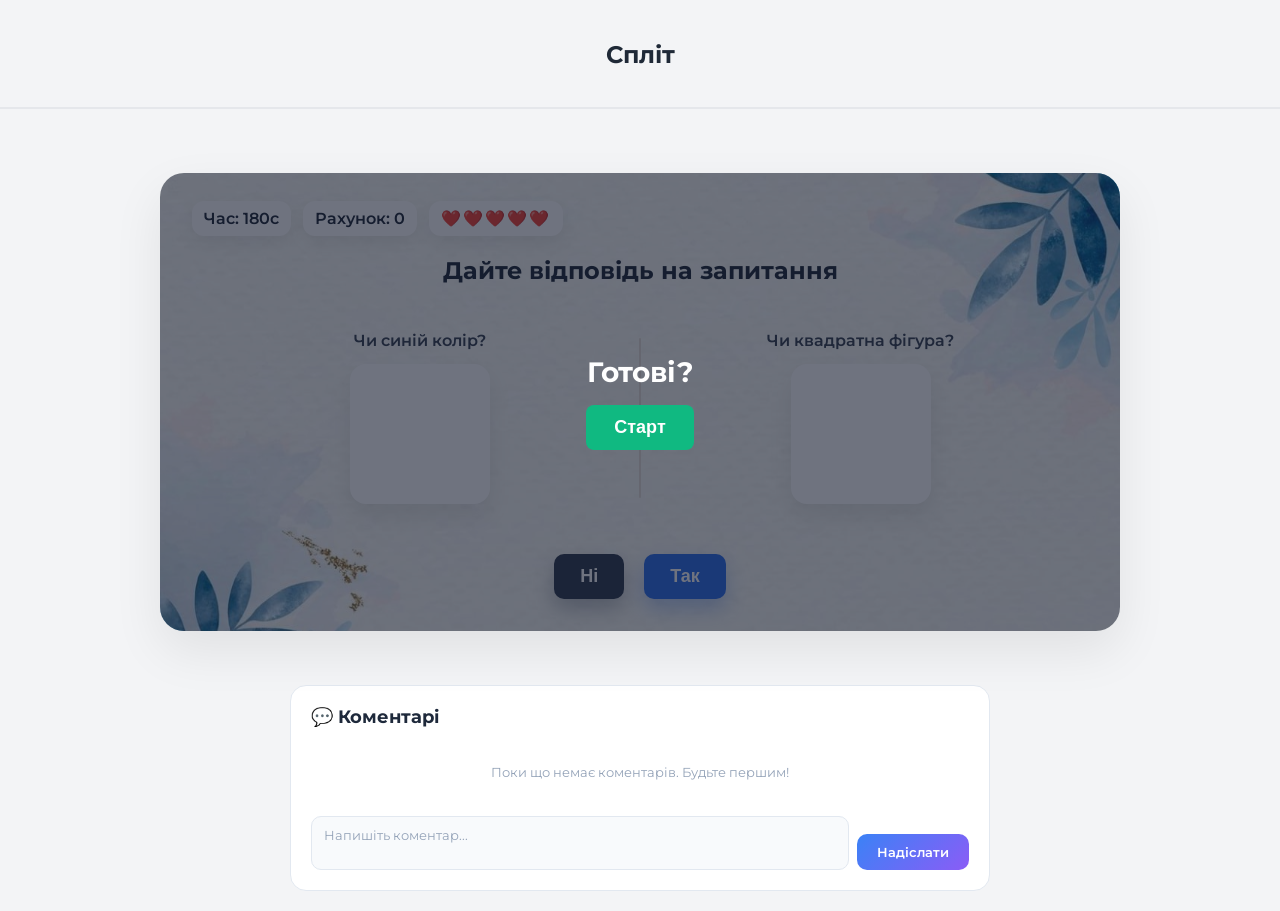
<file: Split/index.html>
<!DOCTYPE html>
<html lang="uk">
<head>
    <meta charset="utf-8">
    <meta name="viewport" content="width=device-width, initial-scale=1, maximum-scale=1, user-scalable=no">
    <meta name="apple-mobile-web-app-capable" content="yes">
    <meta name="apple-mobile-web-app-status-bar-style" content="black-translucent">
    <title>Спліт</title>
    <link href="https://fonts.googleapis.com/css2?family=Montserrat:wght@400;600;700&display=swap" rel="stylesheet">
    <link rel="stylesheet" href="./style.css?v=1.0.8">
    <link rel="stylesheet" href="../js/game-widgets.css">
</head>
<body>
    <header class="game-header">
        <h1>Спліт</h1>
    </header>
    <div class="app">
        <div class="panel">
            <div class="topbar">
                <div class="status">
                    <div class="badge">Час: <span id="time">180</span>с</div>
                    <div class="badge">Рахунок: <span id="score">0</span></div>
                    <div class="badge lives" id="lives">❤️❤️❤️❤️❤️</div>
                </div>
                <div class="controls">
                    <button class="btn-stop-resume" id="btn-stop-resume">Зупинити</button>
                </div>
            </div>
            <h1>Дайте відповідь на запитання</h1>
            <div class="questions">
                <div class="question">
                    <p>Чи синій колір?</p>
                    <div class="card" id="card-color"></div>
                </div>
                <div class="divider"></div>
                <div class="question">
                    <p>Чи квадратна фігура?</p>
                    <div class="card" id="card-shape"></div>
                </div>
            </div>
            <div class="actions">
                <button class="btn-no" id="btn-no">Ні</button>
                <button class="btn-yes" id="btn-yes">Так</button>
            </div>
            <div class="start-screen" id="start-screen">
                <div class="start-content">
                    <h2>Готові?</h2>
                    <button class="btn-start" id="start-btn">Старт</button>
                </div>
            </div>
            <div class="overlay hidden" id="countdown">3</div>
            <div class="result" id="result">
                <div class="result-card">
                    <h2>Гру завершено</h2>
                    <div>Правильних відповідей: <span id="correct">0</span> з <span id="total">0</span></div>
                    <div id="gw-leaderboard-inline"><ul id="best-list" style="display:none"></ul></div>
                    <button id="play-again">Грати знову</button>
                </div>
            </div>
        </div>
    </div>
    <script src="../js/analytics.js"></script>
    <script src="../js/game-widgets.js"></script>
    <script src="./js/geoswitching.js?v=1.0.8"></script>
</body>
</html>
</file>
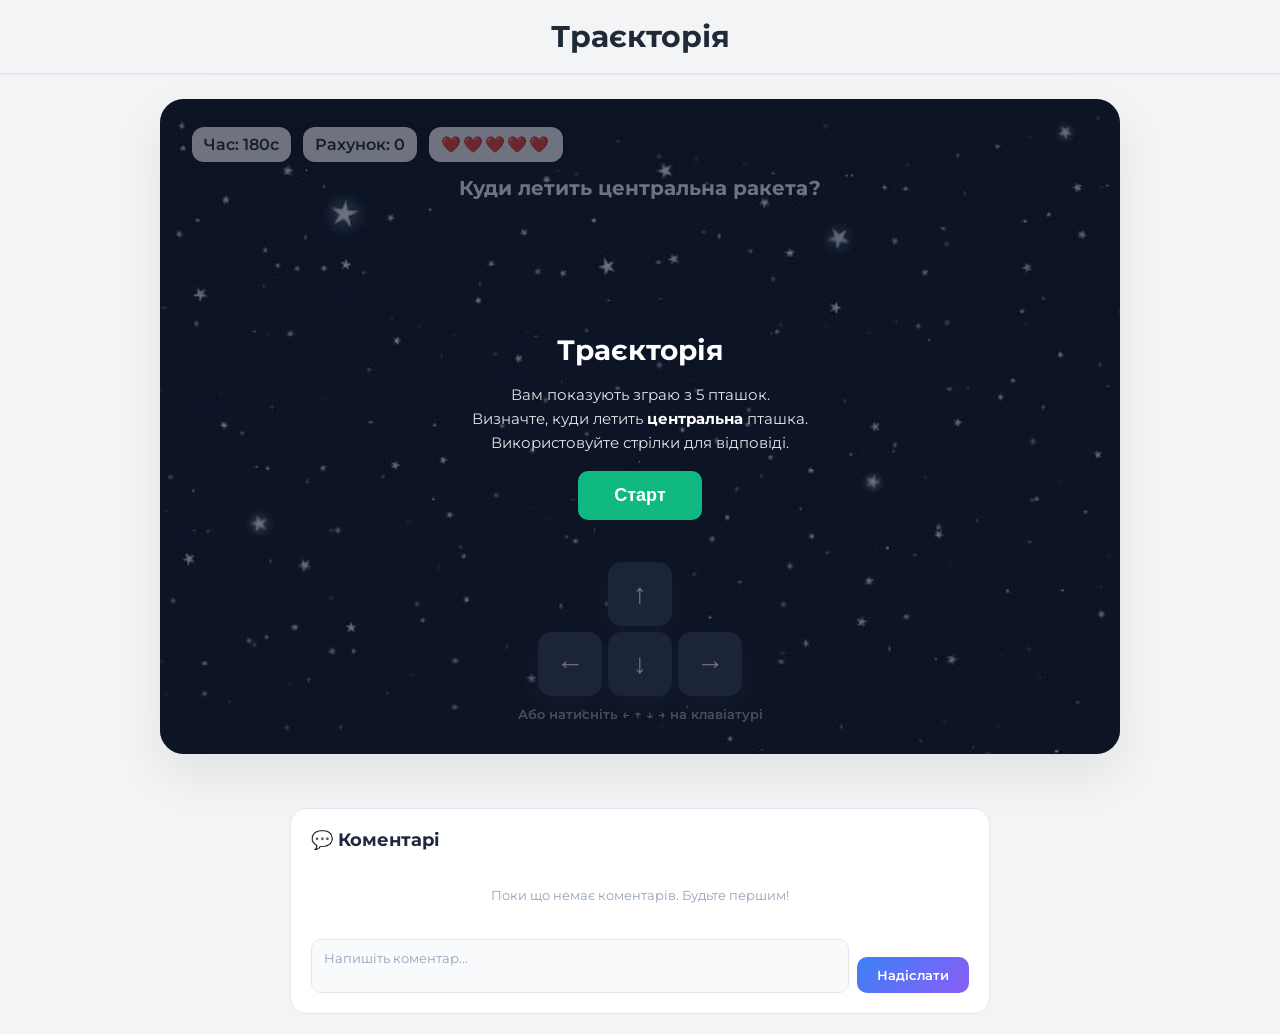
<file: Trajectory/index.html>
<!DOCTYPE html>
<html lang="uk">
<head>
    <meta charset="utf-8">
    <meta name="viewport" content="width=device-width, initial-scale=1, maximum-scale=1, user-scalable=no">
    <meta name="apple-mobile-web-app-capable" content="yes">
    <meta name="apple-mobile-web-app-status-bar-style" content="black-translucent">
    <title>Траєкторія</title>
    <link href="https://fonts.googleapis.com/css2?family=Montserrat:wght@400;600;700&display=swap" rel="stylesheet">
    <link rel="stylesheet" href="./style.css?v=1.0.8">
    <link rel="stylesheet" href="../js/game-widgets.css">
</head>
<body>
    <header class="game-header">
        <h1>Траєкторія</h1>
    </header>
    <div class="app">
        <div class="panel">
            <div class="topbar">
                <div class="status">
                    <div class="badge">Час: <span id="time">180</span>с</div>
                    <div class="badge">Рахунок: <span id="score">0</span></div>
                    <div class="badge lives" id="lives">❤️❤️❤️❤️❤️</div>
                </div>
                <div class="controls">
                    <button class="btn-stop-resume" id="btn-stop-resume">Зупинити</button>
                </div>
            </div>

            <h2 class="subtitle" style="color: white;">Куди летить центральна ракета?</h2>

            <div class="stage" aria-live="polite">
                <div class="flock" id="flock">
                    <div class="bird" id="bird-0"></div>
                    <div class="bird" id="bird-1"></div>
                    <div class="bird center-bird" id="bird-2"></div>
                    <div class="bird" id="bird-3"></div>
                    <div class="bird" id="bird-4"></div>
                </div>
            </div>

            <div class="actions">
                <div class="arrow-row top-row">
                    <button class="btn-arrow" id="btn-up" data-dir="up">↑</button>
                </div>
                <div class="arrow-row bottom-row">
                    <button class="btn-arrow" id="btn-left" data-dir="left">←</button>
                    <button class="btn-arrow" id="btn-down" data-dir="down">↓</button>
                    <button class="btn-arrow" id="btn-right" data-dir="right">→</button>
                </div>
            </div>
            <div class="key-hint">Або натисніть ← ↑ ↓ → на клавіатурі</div>

            <div class="start-screen" id="start-screen">
                <div class="start-content">
                    <h2>Траєкторія</h2>
                    <p class="start-rule">Вам показують зграю з 5 пташок.<br>Визначте, куди летить <strong>центральна</strong> пташка.<br>Використовуйте стрілки для відповіді.</p>
                    <button class="btn-start" id="start-btn">Старт</button>
                </div>
            </div>

            <div class="overlay hidden" id="countdown">3</div>

            <div class="result" id="result">
                <div class="result-card">
                    <h2>Гру завершено</h2>
                    <div>Правильних відповідей: <span id="correct">0</span> з <span id="total">0</span></div>
                    <div id="gw-leaderboard-inline"><ul id="best-list" style="display:none"></ul></div>
                    <button id="play-again">Грати знову</button>
                </div>
            </div>
        </div>
    </div>
    <script src="../js/analytics.js"></script>
    <script src="../js/game-widgets.js"></script>
    <script src="./js/flangertask.js?v=1.0.8"></script>
</body>
</html>
</file>
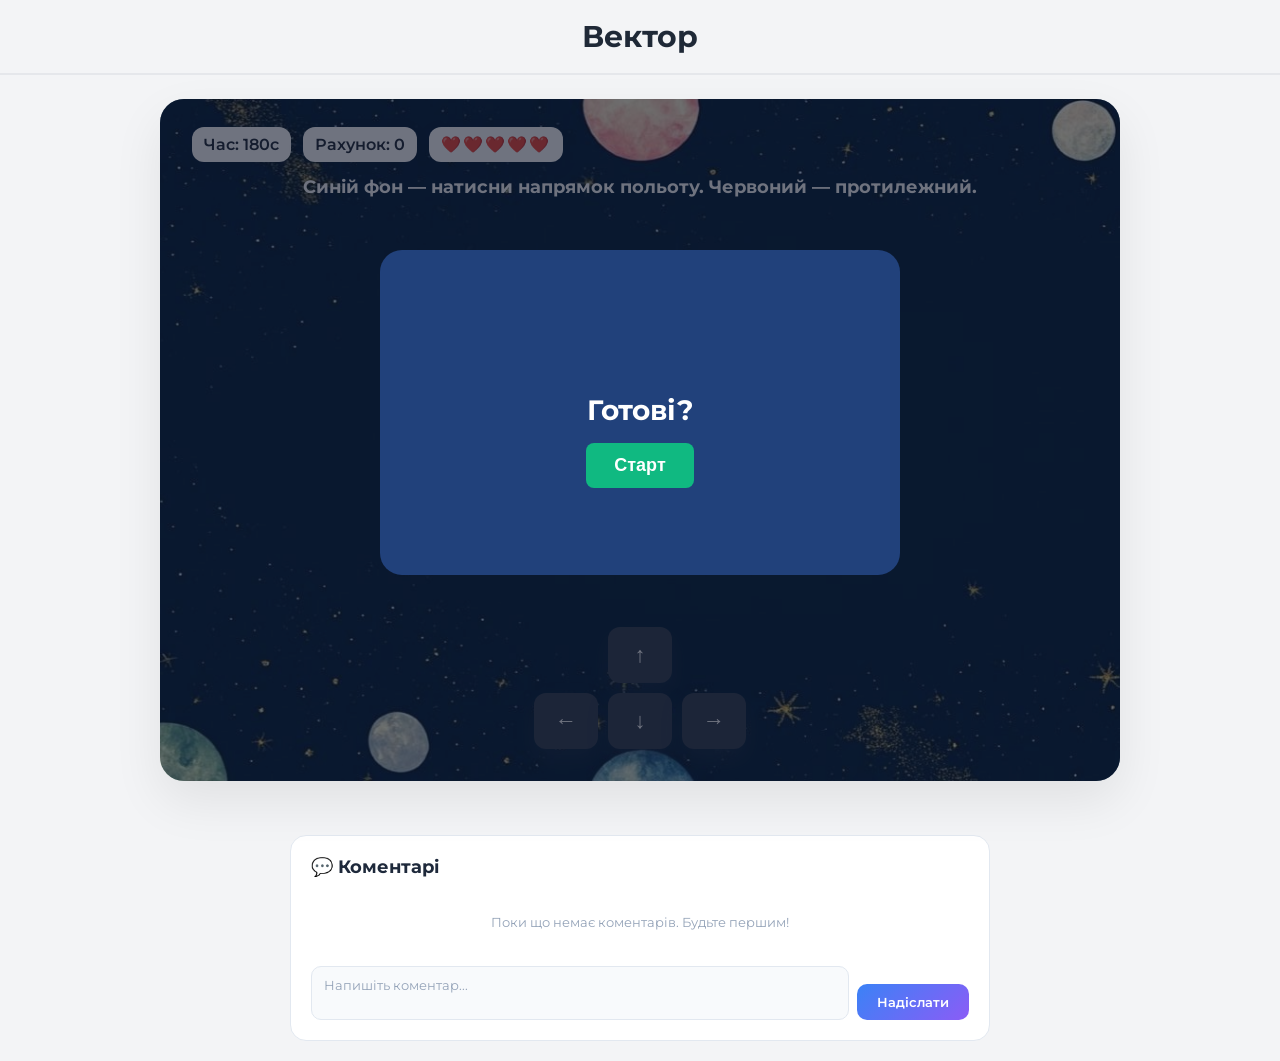
<file: Vector/index.html>
<!DOCTYPE html>
<html lang="uk">
<head>
    <meta charset="utf-8">
    <meta name="viewport" content="width=device-width, initial-scale=1">
    <title>Вектор</title>
    <link href="https://fonts.googleapis.com/css2?family=Montserrat:wght@400;600;700&display=swap" rel="stylesheet">
    <link rel="stylesheet" href="./style.css?v=1.0.8">
    <link rel="stylesheet" href="../js/game-widgets.css">
</head>
<body>
    <header class="game-header">
        <h1>Вектор</h1>
    </header>

    <div class="app">
        <div class="panel">
            <div class="topbar">
                <div class="status">
                    <div class="badge">Час: <span id="time">180</span>с</div>
                    <div class="badge">Рахунок: <span id="score">0</span></div>
                    <div class="badge lives" id="lives">❤️❤️❤️❤️❤️</div>
                </div>
                <div class="controls">
                    <button class="btn-stop-resume" id="btn-stop-resume">Зупинити</button>
                </div>
            </div>

            <h2 class="subtitle" id="rule-text">Синій фон — натисни напрямок польоту. Червоний — протилежний.</h2>

            <div class="stage" aria-live="polite">
                <div class="arena" id="arena">
                    <div class="plane" id="plane" aria-label="Літак"></div>
                </div>
            </div>

            <div class="actions actions--arrows" aria-label="Керування стрілками">
                <div class="arrow-pad">
                    <div class="arrow-row">
                        <button class="btn-arrow" id="btn-up" aria-label="Вгору">↑</button>
                    </div>
                    <div class="arrow-row">
                        <button class="btn-arrow" id="btn-left" aria-label="Вліво">←</button>
                        <button class="btn-arrow" id="btn-down" aria-label="Вниз">↓</button>
                        <button class="btn-arrow" id="btn-right" aria-label="Вправо">→</button>
                    </div>
                </div>
            </div>

            <div class="start-screen" id="start-screen">
                <div class="start-content">
                    <h3>Готові?</h3>
                    <button class="btn-start" id="start-btn">Старт</button>
                </div>
            </div>

            <div class="overlay hidden" id="countdown">3</div>

            <div class="result" id="result">
                <div class="result-card">
                    <h2>Гру завершено</h2>
                    <div>Правильних відповідей: <span id="correct">0</span> з <span id="total">0</span></div>
                    <div id="gw-leaderboard-inline"><ul id="best-list" style="display:none"></ul></div>
                    <button id="play-again">Грати знову</button>
                </div>
            </div>
        </div>
    </div>

    <script src="../js/analytics.js"></script>
    <script src="../js/game-widgets.js"></script>
    <script src="./js/airport.js?v=1.0.8"></script>
</body>
</html>
</file>
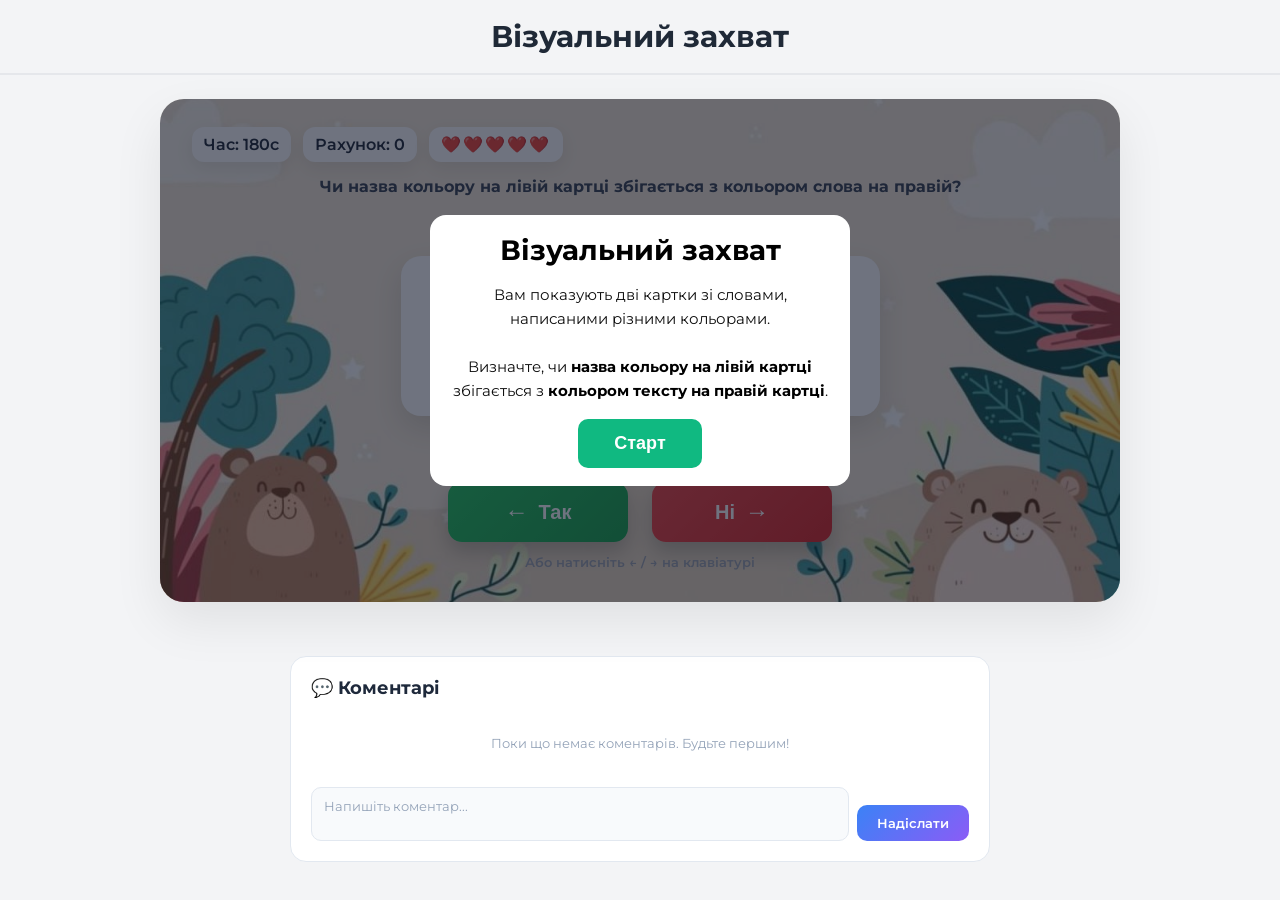
<file: VisualCapture/index.html>
<!DOCTYPE html>
<html lang="uk">
<head>
    <meta charset="utf-8">
    <meta name="viewport" content="width=device-width, initial-scale=1">
    <title>Візуальний захват</title>
    <link href="https://fonts.googleapis.com/css2?family=Montserrat:wght@400;600;700&display=swap" rel="stylesheet">
    <link rel="stylesheet" href="./style.css?v=1.0.8">
    <link rel="stylesheet" href="../js/game-widgets.css">
</head>
<body>
    <header class="game-header">
        <h1>Візуальний захват</h1>
    </header>

    <div class="app">
        <div class="panel">
            <div class="topbar">
                <div class="status">
                    <div class="badge">Час: <span id="time">180</span>с</div>
                    <div class="badge">Рахунок: <span id="score">0</span></div>
                    <div class="badge lives" id="lives">❤️❤️❤️❤️❤️</div>
                </div>
                <div class="controls">
                    <button class="btn-stop-resume" id="btn-stop-resume">Зупинити</button>
                </div>
            </div>

            <h2 class="subtitle">Чи назва кольору на лівій картці збігається з кольором слова на правій?</h2>

            <div class="stage" aria-live="polite">
                <div class="card-pair">
                    <div class="stroop-card" id="card-left">
                        <div class="card-label">Назва кольору</div>
                        <div class="card-word" id="word-left">—</div>
                    </div>
                    <div class="vs-divider">VS</div>
                    <div class="stroop-card" id="card-right">
                        <div class="card-label">Колір слова</div>
                        <div class="card-word" id="word-right">—</div>
                    </div>
                </div>
            </div>

            <div class="actions">
                <button class="btn-choice btn-yes" id="btn-left">
                    <span class="arrow">←</span>
                    <span class="answer-text">Так</span>
                </button>
                <button class="btn-choice btn-no" id="btn-right">
                    <span class="answer-text">Ні</span>
                    <span class="arrow">→</span>
                </button>
            </div>
            <div class="key-hint">Або натисніть ← / → на клавіатурі</div>

            <div class="start-screen" id="start-screen">
                <div class="start-content">
                    <h3>Візуальний захват</h3>
                    <p class="start-rule">Вам показують дві картки зі словами, написаними різними кольорами.<br><br>Визначте, чи <strong>назва кольору на лівій картці</strong> збігається з <strong>кольором тексту на правій картці</strong>.</p>
                    <button class="btn-start" id="start-btn">Старт</button>
                </div>
            </div>

            <div class="overlay hidden" id="countdown">3</div>

            <div class="result" id="result">
                <div class="result-card">
                    <h2>Гру завершено</h2>
                    <div>Правильних відповідей: <span id="correct">0</span> з <span id="total">0</span></div>
                    <div id="gw-leaderboard-inline"><ul id="best-list" style="display:none"></ul></div>
                    <button id="play-again">Грати знову</button>
                </div>
            </div>
        </div>
    </div>

    <script src="../js/analytics.js"></script>
    <script src="../js/game-widgets.js"></script>
    <script src="./js/stroop2.js?v=1.0.8"></script>
</body>
</html>
</file>
<file: Bonobo/style.css>
* {
    box-sizing: border-box;
}

body {
    margin: 0;
    font-family: "Montserrat", sans-serif;
    background: radial-gradient(circle at center, #e0f7fa, #e8f5e9 1%, #f8fafc 70%);
    color: #111827;
}

.game-header {
    text-align: center;
    margin: 0;
    padding: 18px 0;
    font-weight: 700;
    background-color: #f8fafc;
    border-bottom: 2px solid #e5e7eb;
    z-index: 8;
    position: relative;
}

.game-header h1 {
    margin: 0;
    font-size: 30px;
}

.app {
    display: flex;
    align-items: center;
    justify-content: center;
    padding: 24px;
}

.panel {
    width: 100%;
    max-width: 980px;
    background-image: url("./images/bg.png");
    border-radius: 24px;
    box-shadow: 0 20px 50px rgba(0, 0, 0, 0.08);
    padding: 26px 30px 32px;
}

.topbar {
    display: flex;
    align-items: center;
    justify-content: space-between;
    margin-bottom: 12px;
    gap: 12px;
    flex-wrap: wrap;
}

.controls {
    display: flex;
    align-items: center;
    gap: 10px;
}

.status {
    display: flex;
    gap: 12px;
    align-items: center;
    flex-wrap: wrap;
}

.badge {
    background: #fff;
    padding: 8px 12px;
    border-radius: 12px;
    font-weight: 600;
    box-shadow: 0 6px 18px rgba(0, 0, 0, 0.08);
}

.lives {
    letter-spacing: 2px;
    color: #ef4444;
}

.stage {
    border-radius: 20px;
    padding: 20px;
    display: flex;
    align-items: center;
    justify-content: center;
}

.task-line {
    margin: 8px 0 18px;
    text-align: center;
    font-size: 20px;
    font-weight: 800;
    color: #111827;
    background: #fff;
    border-radius: 14px;
    border: 2px solid transparent;
    padding: 10px 14px;
    box-shadow: 0 6px 18px rgba(0, 0, 0, 0.08);
}

.task-line.task-memorize {
    border-color: #2563eb;
    color: #2563eb;
}

.task-line.task-click {
    border-color: #16a34a;
    color: #16a34a;
}

.grid {
    display: grid;
    grid-template-columns: repeat(var(--grid-cols, 4), 70px);
    gap: 10px;
    width: 100%;
    justify-content: center;
    justify-items: center;
}

.cell {
    background: #ffffff;
    border-radius: 14px;
    padding: 0;
    width: 70px;
    height: 70px;
    text-align: center;
    font-size: 22px;
    font-weight: 800;
    cursor: pointer;
    user-select: none;
    border: 2px solid transparent;
    transition: transform 0.08s ease, box-shadow 0.08s ease, border 0.08s ease, background 0.2s ease;
    box-shadow: 0 6px 16px rgba(15, 23, 42, 0.08);
    position: relative;
    display: flex;
    align-items: center;
    justify-content: center;
    color: #1e40af;
}

.cell:active {
    transform: translateY(1px);
}

.cell.numbered {
    background: #eff6ff;
    border-color: #93c5fd;
    color: #1e40af;
}

.cell.hidden-number {
    background: #ffffff;
    border-color: transparent;
    color: transparent;
}

.cell.blank {
    background: #ffffff;
    border-color: #d1d5db;
    color: transparent;
    cursor: pointer;
}

.cell.correct {
    background: #dcfce7;
    border-color: #22c55e;
    color: #166534;
}

.cell.wrong {
    background: #fee2e2;
    border-color: #ef4444;
    color: #7f1d1d;
}

.cell.revealed {
    background: #fef9c3;
    border-color: #facc15;
    color: #854d0e;
}

.cell.empty {
    background: #f1f5f9;
    border-color: #e2e8f0;
    cursor: default;
}

button {
    border: none;
    padding: 12px 26px;
    border-radius: 10px;
    font-size: 18px;
    font-weight: 700;
    cursor: pointer;
    transition: transform 0.1s ease, box-shadow 0.1s ease;
}

button:active {
    transform: translateY(1px);
}

.btn-stop-resume {
    background: #f59e0b;
    color: #fff;
    padding: 8px 16px;
    border-radius: 8px;
    font-weight: 700;
    cursor: pointer;
    border: none;
    transition: background 0.3s;
    display: none;
}

.btn-stop-resume:hover {
    background: #d97706;
}

.btn-exit {
    background: #475569;
    color: #fff;
    padding: 8px 16px;
    border-radius: 8px;
    font-weight: 700;
    cursor: pointer;
    border: none;
    transition: background 0.3s;
}

.btn-exit:hover {
    background: #334155;
}

.overlay {
    position: fixed;
    inset: 0;
    background: rgba(15, 23, 42, 0.55);
    display: flex;
    align-items: center;
    justify-content: center;
    border-radius: 0;
    color: #fff;
    font-size: 64px;
    font-weight: 800;
    z-index: 10;
}

.overlay.hidden {
    display: none;
}

.start-screen {
    position: fixed;
    inset: 0;
    background: #f8fafc;
    display: flex;
    align-items: center;
    justify-content: center;
    border-radius: 0;
    z-index: 7;
    padding: 24px 16px;
}

.start-content {
    display: flex;
    flex-direction: column;
    align-items: center;
    gap: 16px;
    color: #111827;
    text-align: center;
    width: min(520px, 92vw);
    background: #ffffff;
    border-radius: 20px;
    padding: 24px 20px 28px;
    box-shadow: 0 20px 40px rgba(15, 23, 42, 0.25);
}

.start-screen.hidden {
    display: none;
}

.training-tip {
    color: #374151;
    font-size: 14px;
    font-weight: 700;
    line-height: 1.45;
    margin: 0;
    padding: 0 8px;
}

.level-grid {
    display: grid;
    grid-template-columns: repeat(4, minmax(0, 1fr));
    gap: 10px;
    width: min(520px, 92%);
}

.level-btn {
    background: #ffffff;
    color: #111827;
    border-radius: 14px;
    padding: 14px 6px;
    font-weight: 800;
    font-size: 22px;
    border: 2px solid transparent;
    box-shadow: 0 10px 20px rgba(15, 23, 42, 0.2);
    display: flex;
    align-items: center;
    justify-content: center;
    width: 100%;
}

.level-btn span {
    font-size: 22px;
}

.level-btn small {
    font-size: 11px;
    font-weight: 700;
    color: #475569;
    text-transform: none;
    line-height: 1.1;
}

.level-btn:hover {
    transform: translateY(-1px);
}

.level-hint {
    font-weight: 700;
    color: #475569;
}

.start-content h3 {
    margin: 0;
}

.result {
    position: fixed;
    inset: 0;
    display: none;
    align-items: center;
    justify-content: center;
    background: rgba(15, 23, 42, 0.55);
    border-radius: 0;
    z-index: 6;
}

.result.visible {
    display: flex;
}

.result-card {
    background: #fff;
    border-radius: 20px;
    padding: 28px 32px;
    width: min(520px, 90%);
    text-align: center;
    box-shadow: 0 20px 40px rgba(0, 0, 0, 0.18);
}

.result-card h2 {
    margin: 0 0 12px 0;
}

.result-card ul {
    list-style: none;
    padding: 0;
    margin: 10px 0 18px 0;
    text-align: left;
}

.result-card li {
    display: flex;
    justify-content: space-between;
    padding: 6px 0;
    border-bottom: 1px solid #eee;
    font-weight: 700;
}

.result-card button {
    background: #2b6eea;
    color: #fff;
}

.result-sub {
    margin-top: 6px;
    font-weight: 700;
    color: #1f2937;
}

@media (max-width: 920px) {
    .grid {
        grid-template-columns: repeat(var(--grid-cols, 4), 64px);
    }

    .cell {
        font-size: 20px;
    }
}

@media (max-width: 640px) {
    .grid {
        grid-template-columns: repeat(var(--grid-cols, 4), 52px);
        gap: 6px;
    }

    .cell {
        font-size: 16px;
        width: 52px;
        height: 52px;
    }

    .level-grid {
        grid-template-columns: repeat(2, minmax(0, 1fr));
        gap: 10px;
    }
}

@media (max-width: 400px) {
    .grid {
        grid-template-columns: repeat(var(--grid-cols, 4), 44px);
        gap: 4px;
    }

    .cell {
        font-size: 14px;
        width: 44px;
        height: 44px;
        border-radius: 10px;
    }
}
</file>
<file: js/game-widgets.css>
/* ================================================
 *  Game Widgets — Comments & Leaderboard Styles
 * ================================================ */

/* ——— Comments Section ——— */
.gw-comments {
    max-width: 700px;
    margin: 30px auto 20px;
    padding: 20px;
    background: #ffffff;
    border: 1px solid #e2e8f0;
    border-radius: 16px;
    font-family: 'Montserrat', 'Inter', sans-serif;
    color: #334155;
}

.gw-comments-title {
    font-size: 18px;
    font-weight: 700;
    margin: 0 0 16px 0;
    color: #1e293b;
}

.gw-comments-list {
    max-height: 350px;
    overflow-y: auto;
    margin-bottom: 16px;
}

.gw-comments-list::-webkit-scrollbar { width: 5px; }
.gw-comments-list::-webkit-scrollbar-track { background: transparent; }
.gw-comments-list::-webkit-scrollbar-thumb { background: #cbd5e1; border-radius: 3px; }

.gw-comment {
    display: flex;
    gap: 10px;
    padding: 10px 0;
    border-bottom: 1px solid #e2e8f0;
    animation: gw-fadeIn 0.3s ease;
}

.gw-comment:last-child { border-bottom: none; }

.gw-comment-new {
    background: rgba(59, 130, 246, 0.06);
    border-radius: 8px;
    padding: 10px;
    margin-bottom: 4px;
    border-bottom: none;
}

.gw-comment-avatar {
    width: 32px;
    height: 32px;
    border-radius: 50%;
    background: linear-gradient(135deg, #3b82f6, #8b5cf6);
    display: flex;
    align-items: center;
    justify-content: center;
    color: #fff;
    font-size: 13px;
    font-weight: 700;
    flex-shrink: 0;
}

.gw-comment-body { flex: 1; min-width: 0; }

.gw-comment-header {
    display: flex;
    align-items: baseline;
    gap: 8px;
    margin-bottom: 2px;
}

.gw-comment-name {
    font-size: 13px;
    font-weight: 600;
    color: #1e293b;
}

.gw-comment-time {
    font-size: 11px;
    color: #94a3b8;
}

.gw-comment-text {
    font-size: 13px;
    color: #475569;
    margin: 0;
    white-space: pre-line;
    word-break: break-word;
    line-height: 1.4;
}

.gw-comment-form {
    display: flex;
    gap: 8px;
    align-items: flex-end;
}

.gw-textarea {
    flex: 1;
    resize: none;
    background: #f8fafc;
    border: 1px solid #e2e8f0;
    border-radius: 10px;
    padding: 10px 12px;
    color: #334155;
    font-size: 13px;
    font-family: inherit;
    outline: none;
    transition: border-color 0.2s;
}

.gw-textarea:focus {
    border-color: #3b82f6;
}

.gw-textarea::placeholder {
    color: #94a3b8;
}

.gw-btn {
    padding: 10px 20px;
    background: linear-gradient(135deg, #3b82f6, #8b5cf6);
    color: #fff;
    border: none;
    border-radius: 10px;
    font-size: 13px;
    font-weight: 600;
    cursor: pointer;
    transition: opacity 0.2s, transform 0.1s;
    font-family: inherit;
    white-space: nowrap;
}

.gw-btn:hover { opacity: 0.9; }
.gw-btn:active { transform: scale(0.97); }
.gw-btn:disabled { opacity: 0.5; cursor: default; }

.gw-empty {
    text-align: center;
    color: #94a3b8;
    font-size: 13px;
    padding: 20px 0;
    margin: 0;
}

/* ——— Inline Leaderboard ——— */
#gw-leaderboard-inline {
    margin-top: 14px;
    font-family: 'Montserrat', 'Inter', sans-serif;
}

.gw-lb-loading {
    text-align: center;
    color: #94a3b8;
    font-size: 13px;
    padding: 10px 0;
    margin: 0;
}

.gw-lb-inline-title {
    font-size: 16px;
    font-weight: 700;
    color: #000000;
    text-align: center;
    margin: 0 0 10px 0;
}

.gw-lb-inline-rows {
    display: flex;
    flex-direction: column;
    gap: 4px;
}

.gw-lb-irow {
    display: flex;
    align-items: center;
    gap: 8px;
    padding: 7px 10px;
    border-radius: 8px;
    background: rgb(255, 255, 255);
    animation: gw-fadeIn 0.3s ease;
}

.gw-lb-irow.gw-lb-me {
    background: rgba(59, 130, 246, 0.18);
    border: 1px solid rgba(59, 130, 246, 0.35);
}

.gw-lb-irank {
    width: 28px;
    text-align: center;
    font-size: 15px;
    font-weight: 700;
    color: #94a3b8;
    flex-shrink: 0;
}

.gw-lb-iname {
    flex: 1;
    font-size: 13px;
    font-weight: 600;
    color: #000000;
    overflow: hidden;
    text-overflow: ellipsis;
    white-space: nowrap;
    min-width: 0;
}

.gw-lb-iname small {
    font-weight: 400;
    color: #60a5fa;
    font-size: 11px;
}

.gw-lb-iscore {
    font-size: 13px;
    font-weight: 700;
    color: #60a5fa;
    flex-shrink: 0;
    text-align: right;
}

.gw-lb-sep {
    text-align: center;
    color: #475569;
    font-size: 16px;
    letter-spacing: 4px;
    padding: 2px 0;
}

/* ——— Animations ——— */
@keyframes gw-fadeIn {
    from { opacity: 0; transform: translateY(6px); }
    to   { opacity: 1; transform: translateY(0); }
}

/* ——— Mobile ——— */
@media (max-width: 500px) {
    .gw-comments {
        margin: 20px 10px;
        padding: 14px;
        border-radius: 12px;
    }
    .gw-comment-form {
        flex-direction: column;
    }
    .gw-btn {
        width: 100%;
        text-align: center;
    }
    .gw-lb-irow {
        padding: 6px 8px;
        gap: 6px;
    }
    .gw-lb-irank { width: 24px; font-size: 13px; }
    .gw-lb-iname { font-size: 12px; }
    .gw-lb-iscore { font-size: 12px; }
}
</file>
<file: Classifier/style.css>
* {
    box-sizing: border-box;
    -webkit-tap-highlight-color: transparent;
    -webkit-touch-callout: none;
}

body {
    margin: 0;
    font-family: "Montserrat", sans-serif;
    background: #f3f4f6;
    color: #1f2937;
    -webkit-user-select: none;
    -moz-user-select: none;
    -ms-user-select: none;
    user-select: none;
    overflow-x: hidden;
}

.game-header {
    text-align: center;
    margin: 0;
    padding: 18px 0;
    font-weight: 700;
    background-color: #f3f4f6;
    border-bottom: 2px solid #e5e7eb;
}

.game-header h1 {
    margin: 0;
    font-size: 30px;
}

.app {
    display: flex;
    align-items: center;
    justify-content: center;
    padding: 24px;
}

.panel {
    width: 100%;
    max-width: 960px;
    background: #eee8df;
    background-image: url("./images/bg.png");
    background-size: cover;
    background-position: center;
    border-radius: 24px;
    box-shadow: 0 20px 50px rgba(0, 0, 0, 0.08);
    padding: 28px 32px 32px;
    position: relative;
}

.topbar {
    display: flex;
    align-items: center;
    justify-content: space-between;
    margin-bottom: 14px;
    gap: 12px;
}

.controls {
    display: flex;
    align-items: center;
    gap: 10px;
}

.status {
    display: flex;
    gap: 12px;
    align-items: center;
    flex-wrap: wrap;
}

.badge {
    background: #fff;
    padding: 8px 12px;
    border-radius: 12px;
    font-weight: 600;
    box-shadow: 0 6px 18px rgba(0, 0, 0, 0.08);
}

.lives {
    letter-spacing: 2px;
    color: #ef4444;
}

.task-label {
    margin: 0 0 18px 0;
    text-align: center;
    font-size: 28px;
    font-weight: 800;
    letter-spacing: 2px;
    text-transform: uppercase;
    color: #111827;
    min-height: 40px;
}

/* ——— Stage ——— */
.stage {
    border-radius: 20px;
    padding: 32px 20px;
    display: flex;
    align-items: center;
    justify-content: center;
    height: 240px;
}

/* ——— Game Card ——— */
.game-card {
    width: 140px;
    height: 170px;
    border-radius: 20px;
    display: flex;
    align-items: center;
    justify-content: center;
    box-shadow: 0 8px 30px rgba(0, 0, 0, 0.18);
    transition: transform 0.2s ease, box-shadow 0.2s ease;
    position: relative;
}

.game-card.color-yellow { background: #fbbf24; }
.game-card.color-grey   { background: #9ca3af; }
.game-card.color-blue   { background: #3b82f6; }

.card-figure {
    width: 80px;
    height: 80px;
}

.card-figure img {
    width: 100%;
    height: 100%;
    object-fit: contain;
    pointer-events: none;
    filter: drop-shadow(0 2px 4px rgba(0,0,0,0.15));
}

/* Feedback */
.game-card.flash-correct {
    box-shadow: 0 0 0 6px #22c55e, 0 8px 30px rgba(34, 197, 94, 0.35);
    transform: scale(1.06);
}

.game-card.flash-wrong {
    box-shadow: 0 0 0 6px #ef4444, 0 8px 30px rgba(239, 68, 68, 0.35);
    transform: scale(0.95);
}

/* ——— Answer buttons ——— */
.actions {
    display: flex;
    justify-content: center;
    gap: 18px;
    margin-top: 24px;
    flex-wrap: wrap;
}

button {
    border: none;
    padding: 12px 26px;
    border-radius: 10px;
    font-size: 18px;
    font-weight: 700;
    cursor: pointer;
    transition: transform 0.1s ease, box-shadow 0.1s ease;
    -webkit-tap-highlight-color: transparent;
    -webkit-user-select: none;
    user-select: none;
    touch-action: manipulation;
}

button:active {
    transform: scale(0.95);
}

.btn-answer {
    width: 100px;
    height: 110px;
    border-radius: 16px;
    display: flex;
    flex-direction: column;
    align-items: center;
    justify-content: center;
    gap: 6px;
    box-shadow: 0 6px 18px rgba(0, 0, 0, 0.12);
    position: relative;
    border: 3px solid transparent;
}

.btn-answer img {
    width: 50px;
    height: 50px;
    object-fit: contain;
    pointer-events: none;
}

.btn-sun {
    background: #fbbf24;
}
.btn-sun img { filter: drop-shadow(0 1px 2px rgba(0,0,0,0.15)); }

.btn-cloud {
    background: #9ca3af;
}
.btn-cloud img { filter: drop-shadow(0 1px 2px rgba(0,0,0,0.15)); }

.btn-drop {
    background: #3b82f6;
}
.btn-drop img { filter: drop-shadow(0 1px 2px rgba(0,0,0,0.15)); }

.btn-answer .key-label {
    font-size: 20px;
    font-weight: 700;
    color: rgba(255, 255, 255, 0.85);
}

.btn-answer.flash-correct {
    border-color: #22c55e;
    box-shadow: 0 0 0 4px rgba(34, 197, 94, 0.4);
    transform: scale(1.05);
}

.btn-answer.flash-wrong {
    border-color: #ef4444;
    box-shadow: 0 0 0 4px rgba(239, 68, 68, 0.4);
    transform: scale(0.95);
}

.key-hint {
    text-align: center;
    margin-top: 10px;
    font-size: 14px;
    color: #6b7280;
}

/* ——— Stop / Resume ——— */
.btn-stop-resume {
    background: #6366f1;
    color: #fff;
    font-size: 16px;
    padding: 8px 18px;
    border-radius: 10px;
}

/* ——— Start screen ——— */
.start-screen {
    position: absolute;
    inset: 0;
    background: rgba(255, 255, 255, 0.92);
    border-radius: 24px;
    display: flex;
    align-items: center;
    justify-content: center;
    z-index: 10;
    text-align: center;
    padding: 24px;
}

.start-content h2 {
    font-size: 32px;
    margin-bottom: 18px;
}

.start-rule {
    font-size: 16px;
    line-height: 1.6;
    color: #374151;
    max-width: 420px;
    margin: 0 auto 24px;
}

.btn-start {
    background: #6366f1;
    color: #fff;
    font-size: 22px;
    padding: 14px 48px;
    border-radius: 14px;
    box-shadow: 0 6px 20px rgba(99, 102, 241, 0.35);
}

/* ——— Countdown ——— */
.overlay {
    position: absolute;
    inset: 0;
    background: rgba(255, 255, 255, 0.88);
    border-radius: 24px;
    display: flex;
    align-items: center;
    justify-content: center;
    font-size: 96px;
    font-weight: 700;
    color: #6366f1;
    z-index: 20;
}

.hidden {
    display: none !important;
}

/* ——— Result screen ——— */
.result {
    position: absolute;
    inset: 0;
    background: rgba(255, 255, 255, 0.92);
    border-radius: 24px;
    display: flex;
    align-items: center;
    justify-content: center;
    z-index: 15;
    opacity: 0;
    pointer-events: none;
    transition: opacity 0.3s;
}

.result.visible {
    opacity: 1;
    pointer-events: auto;
}

.result-card {
    text-align: center;
    max-width: 400px;
    padding: 24px;
}

.result-card h2 {
    font-size: 28px;
    margin-bottom: 12px;
}

.result-card h3 {
    margin: 18px 0 10px;
}

.result-card ul {
    list-style: none;
    padding: 0;
    margin: 0;
}

.result-card li {
    display: flex;
    justify-content: space-between;
    padding: 6px 0;
    border-bottom: 1px solid #e5e7eb;
}

#play-again {
    margin-top: 20px;
    background: #6366f1;
    color: #fff;
    font-size: 20px;
    padding: 12px 40px;
    border-radius: 14px;
    box-shadow: 0 6px 20px rgba(99, 102, 241, 0.35);
}

/* ——— Responsive ——— */
@media (max-width: 640px) {
    .app { padding: 10px; }
    .panel { padding: 18px 14px 20px; }
    .game-header h1 { font-size: 22px; }
    .task-label { font-size: 20px; }
    .stage { height: 200px; padding: 20px 10px; }
    .game-card { width: 110px; height: 140px; }
    .card-figure { width: 60px; height: 60px; }
    .btn-answer { width: 85px; height: 95px; }
    .btn-answer img { width: 40px; height: 40px; }
    .actions { gap: 12px; }
}

@media (max-width: 400px) {
    .game-card { width: 95px; height: 120px; }
    .card-figure { width: 50px; height: 50px; }
    .btn-answer { width: 75px; height: 85px; }
    .btn-answer img { width: 34px; height: 34px; }
}
</file>
<file: ColorTrafficLight/style.css>
* {
    box-sizing: border-box;
}

body {
    margin: 0;
    font-family: "Montserrat", sans-serif;
    background: #f3f4f6;
    /* background-image: url("./img/bg.png");
    background-size: cover;
    background-position: center;
    background-attachment: fixed; */
    color: #1f2937;
}

.game-header {
    text-align: center;
    margin: 0;
    padding: 18px 0;
    font-weight: 700;
    background-color: #f3f4f6;
    border-bottom: 2px solid #e5e7eb;
}

.game-header h1 {
    margin: 0;
    font-size: 30px;
}

.app {
    display: flex;
    align-items: center;
    justify-content: center;
    padding: 24px;
}

.panel {
    width: 100%;
    max-width: 960px;
    background: #f2e9df;
    border-radius: 24px;
    box-shadow: 0 20px 50px rgba(0, 0, 0, 0.08);
    padding: 28px 32px 32px;
    position: relative;
    background-image: url("./img/bg.png");

    background-size: cover;
    background-position: center;
}

.topbar {
    display: flex;
    align-items: center;
    justify-content: space-between;
    margin-bottom: 14px;
    gap: 12px;
}

.controls {
    display: flex;
    align-items: center;
    gap: 10px;
}

.status {
    display: flex;
    gap: 12px;
    align-items: center;
    flex-wrap: wrap;
}

.badge {
    background: #fff;
    padding: 8px 12px;
    border-radius: 12px;
    font-weight: 600;
    box-shadow: 0 6px 18px rgba(0, 0, 0, 0.08);
}

.lives {
    letter-spacing: 2px;
    color: #ef4444;
}

.subtitle {
    margin: 0 0 18px 0;
    text-align: center;
    font-size: 18px;
    font-weight: 700;
    color: #374151;
}

.stage {
    /* background: #f6efe7; */
    border-radius: 20px;
    padding: 100px 28px;
    display: flex;
    align-items: center;
    justify-content: center;
    /* opacity: 80%; */
}

.word {
    font-size: 64px;
    font-weight: 800;
    letter-spacing: 1px;
    text-transform: uppercase;
    text-align: center;
    user-select: none;
}

.actions {
    display: flex;
    justify-content: center;
    gap: 20px;
    margin-top: 22px;
    flex-wrap: wrap;
}

button {
    border: none;
    padding: 12px 26px;
    border-radius: 10px;
    font-size: 18px;
    font-weight: 700;
    cursor: pointer;
    transition: transform 0.1s ease, box-shadow 0.1s ease;
}

button:active {
    transform: translateY(1px);
}

.btn-choice {
    background: #2f3b4e;
    color: #fff;
    box-shadow: 0 10px 20px rgba(47, 59, 78, 0.3);
    min-width: 220px;
}

.btn-stop-resume {
    background: #f59e0b;
    color: #fff;
    padding: 8px 16px;
    border-radius: 8px;
    font-weight: 700;
    cursor: pointer;
    border: none;
    transition: background 0.3s;
    display: none;
}

.btn-stop-resume:hover {
    background: #d97706;
}

.btn-start {
    background: #10b981;
    color: #fff;
    padding: 12px 28px;
    border-radius: 8px;
    font-weight: 700;
    cursor: pointer;
    border: none;
    transition: background 0.3s;
}

.btn-start:hover {
    background: #059669;
}

.overlay {
    position: absolute;
    inset: 0;
    background: rgba(15, 23, 42, 0.55);
    display: flex;
    align-items: center;
    justify-content: center;
    border-radius: 24px;
    color: #fff;
    font-size: 64px;
    font-weight: 800;
    z-index: 5;
}

.overlay.hidden {
    display: none;
}

.start-screen {
    position: absolute;
    inset: 0;
    background: rgba(15, 23, 42, 0.6);
    display: flex;
    align-items: center;
    justify-content: center;
    border-radius: 24px;
    z-index: 7;
}

.start-content {
    display: flex;
    flex-direction: column;
    align-items: center;
    gap: 16px;
    color: #fff;
    text-align: center;
}

.start-content h3 {
    margin: 0;
    font-size: 28px;
}

.result {
    position: absolute;
    inset: 0;
    display: none;
    align-items: center;
    justify-content: center;
    background: rgba(15, 23, 42, 0.55);
    border-radius: 24px;
    z-index: 6;
}

.result.visible {
    display: flex;
}

.result-card {
    background: #fff;
    border-radius: 20px;
    padding: 28px 32px;
    width: min(520px, 90%);
    text-align: center;
    box-shadow: 0 20px 40px rgba(0, 0, 0, 0.18);
}

.result-card h2 {
    margin: 0 0 12px 0;
}

.result-card ul {
    list-style: none;
    padding: 0;
    margin: 10px 0 18px 0;
    text-align: left;
}

.result-card li {
    display: flex;
    justify-content: space-between;
    padding: 6px 0;
    border-bottom: 1px solid #eee;
    font-weight: 700;
}

.result-card button {
    background: #2b6eea;
    color: #fff;
}

@media (max-width: 780px) {
    .word {
        font-size: 54px;
    }

    .btn-choice {
        min-width: 200px;
    }
}
</file>
<file: DualControl/style.css>
* {
    box-sizing: border-box;
}

body {
    margin: 0;
    font-family: "Montserrat", sans-serif;
    background: radial-gradient(circle at center, #fce7f3, #e0f2fe 1%, #f8fafc 70%);
    color: #111827;
}

.game-header {
    text-align: center;
    margin: 0;
    padding: 18px 0;
    font-weight: 700;
    background-color: #f8fafc;
    border-bottom: 2px solid #e5e7eb;
    z-index: 8; /* Ensures the game title is visible above other elements */
    position: relative; /* Ensure it stays in the normal document flow */
    /* margin-bottom: 12px; Add spacing below the header */
}
/* ------------------- */
.game-header h1 {
    margin: 0;
    font-size: 30px;
}

.app {
    display: flex;
    align-items: center;
    justify-content: center;
    padding: 24px;
}

.panel {
    width: 100%;
    max-width: 980px;
    background: rgba(255, 255, 255, 0.92);
    background-image: url("./images/bg.png");
    background-size: cover;
    background-position: center;
    border-radius: 24px;
    box-shadow: 0 20px 50px rgba(0, 0, 0, 0.08);
    padding: 26px 30px 32px;
    /* backdrop-filter: blur(6px); */
}

.topbar {
    display: flex;
    align-items: center;
    justify-content: space-between;
    margin-bottom: 12px;
    gap: 12px;
    flex-wrap: wrap;
}

.controls {
    display: flex;
    align-items: center;
    gap: 10px;
}

.status {
    display: flex;
    gap: 12px;
    align-items: center;
    flex-wrap: wrap;
}

.badge {
    background: #fff;
    padding: 8px 12px;
    border-radius: 12px;
    font-weight: 600;
    box-shadow: 0 6px 18px rgba(0, 0, 0, 0.08);
}

.lives {
    letter-spacing: 2px;
    color: #ef4444;
}

.helper {
    display: flex;
    justify-content: space-between;
    gap: 14px;
    flex-wrap: wrap;
    margin-bottom: 16px;
    font-weight: 600;
    color: #374151;
}

.rule {
    background: #fff;

    padding: 12px 14px;
    border-radius: 14px;
    box-shadow: 0 6px 18px rgba(0, 0, 0, 0.08);
    line-height: 1.5;
}

.stage {
    /* background: #f6f5ff; */
    border-radius: 20px;
    padding: 20px;
    display: flex;
    align-items: center;
    justify-content: center;
}

.task-line {
    margin: 8px 0 18px;
    text-align: center;
    font-size: 20px;
    font-weight: 800;
    color: #111827;
    background: #fff;
    border-radius: 14px;
    border: 2px solid transparent;
    padding: 10px 14px;
    box-shadow: 0 6px 18px rgba(0, 0, 0, 0.08);
}

.task-line.task-black {
    border-color: #111827;
}

.task-line.task-red {
    border-color: #dc2626;
}

.grid {
    display: grid;
    grid-template-columns: repeat(var(--grid-cols, 6), 70px);
    gap: 10px;
    width: 100%;
    justify-content: center;
    justify-items: center;
}

.cell {
    background: #ffffff;
    border-radius: 14px;
    padding: 0;
    width: 70px;
    height: 70px;
    text-align: center;
    font-size: 20px;
    font-weight: 800;
    cursor: pointer;
    user-select: none;
    border: 2px solid transparent;
    transition: transform 0.08s ease, box-shadow 0.08s ease, border 0.08s ease;
    box-shadow: 0 6px 16px rgba(15, 23, 42, 0.08);
    position: relative;
    display: flex;
    align-items: center;
    justify-content: center;
}

.cell:active {
    transform: translateY(1px);
}

.cell.black {
    color: #111827;
}

.cell.red {
    color: #dc2626;
}

.cell.correct {
    background: #dcfce7;
    border-color: #22c55e;
    color: #166534;
}

.cell.wrong {
    background: #fee2e2;
    border-color: #ef4444;
    color: #7f1d1d;
}

.cell.center::after {
    content: "";
    position: absolute;
    inset: 6px;
    border-radius: 10px;
    border: 2px dashed rgba(15, 23, 42, 0.35);
    pointer-events: none;
}

button {
    border: none;
    padding: 12px 26px;
    border-radius: 10px;
    font-size: 18px;
    font-weight: 700;
    cursor: pointer;
    transition: transform 0.1s ease, box-shadow 0.1s ease;
}

button:active {
    transform: translateY(1px);
}

.btn-stop-resume {
    background: #f59e0b;
    color: #fff;
    padding: 8px 16px;
    border-radius: 8px;
    font-weight: 700;
    cursor: pointer;
    border: none;
    transition: background 0.3s;
    display: none;
}

.btn-stop-resume:hover {
    background: #d97706;
}

.btn-exit {
    background: #475569;
    color: #fff;
    padding: 8px 16px;
    border-radius: 8px;
    font-weight: 700;
    cursor: pointer;
    border: none;
    transition: background 0.3s;
}

.btn-exit:hover {
    background: #334155;
}

.btn-start {
    background: #10b981;
    color: #fff;
    padding: 12px 28px;
    border-radius: 8px;
    font-weight: 700;
    cursor: pointer;
    border: none;
    transition: background 0.3s;
}

.btn-start:hover {
    background: #059669;
}

.overlay {
    position: fixed;
    inset: 0;
    background: rgba(15, 23, 42, 0.55);
    display: flex;
    align-items: center;
    justify-content: center;
    border-radius: 0;
    color: #fff;
    font-size: 64px;
    font-weight: 800;
    z-index: 10;
}

.overlay.hidden {
    display: none;
}
/* -------------------------- */
.start-screen {
    position: fixed;
    inset: 0;
    background: #f8fafc;
    display: flex;
    align-items: center;
    justify-content: center;
    border-radius: 0;
    z-index: 7;
    padding: 24px 16px;
}
/* -------------------------- */

.start-content {
    display: flex;
    flex-direction: column;
    align-items: center;
    gap: 16px;
    color: #111827;
    text-align: center;
    width: min(520px, 92vw);
    background: #ffffff;
    border-radius: 20px;
    padding: 24px 20px 28px;
    box-shadow: 0 20px 40px rgba(15, 23, 42, 0.25);
}

.start-screen.hidden {
    display: none;
}

.training-tip {
    color: #374151;
    font-size: 14px;
    font-weight: 700;
    line-height: 1.45;
    margin: 0;
    padding: 0 8px;
}

.level-grid {
    display: grid;
    grid-template-columns: repeat(2, minmax(0, 1fr));
    gap: 12px;
    width: min(520px, 92%);
}

.level-btn {
    background: #ffffff;
    color: #111827;
    border-radius: 14px;
    padding: 10px 6px;
    font-weight: 800;
    font-size: 18px;
    border: 2px solid transparent;
    box-shadow: 0 10px 20px rgba(15, 23, 42, 0.2);
    display: flex;
    flex-direction: column;
    align-items: center;
    gap: 6px;
    width: 100%;
}

.level-btn span {
    font-size: 18px;
}

.level-btn small {
    font-size: 11px;
    font-weight: 700;
    color: #475569;
    text-transform: none;
    line-height: 1.1;
}

.level-btn:hover {
    transform: translateY(-1px);
}

.level-hint {
    font-weight: 700;
    color: #475569;
}

.start-content h3 {
    margin: 0;
}

.result {
    position: fixed;
    inset: 0;
    display: none;
    align-items: center;
    justify-content: center;
    background: rgba(15, 23, 42, 0.55);
    border-radius: 0;
    z-index: 6;
}

.result.visible {
    display: flex;
}

.result-card {
    background: #fff;
    border-radius: 20px;
    padding: 28px 32px;
    width: min(520px, 90%);
    text-align: center;
    box-shadow: 0 20px 40px rgba(0, 0, 0, 0.18);
}

.result-card h2 {
    margin: 0 0 12px 0;
}

.result-card ul {
    list-style: none;
    padding: 0;
    margin: 10px 0 18px 0;
    text-align: left;
}

.result-card li {
    display: flex;
    justify-content: space-between;
    padding: 6px 0;
    border-bottom: 1px solid #eee;
    font-weight: 700;
}

.result-card button {
    background: #2b6eea;
    color: #fff;
}

.result-line {
    margin-top: 8px;
    font-weight: 700;
}

.result-sub {
    margin-top: 6px;
    font-weight: 700;
    color: #1f2937;
}

@media (max-width: 920px) {
    .grid {
        grid-template-columns: repeat(var(--grid-cols, 6), 64px);
    }

    .cell {
        font-size: 18px;
    }
}

@media (max-width: 640px) {
    .grid {
        grid-template-columns: repeat(var(--grid-cols, 6), 52px);
        gap: 6px;
    }

    .cell {
        font-size: 16px;
        width: 52px;
        height: 52px;
    }

    .level-grid {
        grid-template-columns: repeat(2, minmax(0, 1fr));
        gap: 10px;
    }
}
</file>
<file: FacetsOfMemory/style.css>
* {
    box-sizing: border-box;
}

body {
    margin: 0;
    font-family: "Montserrat", sans-serif;
    background: radial-gradient(circle at center, #e0e7ff, #c7d2fe 1%, #f8fafc 70%);
    color: #111827;
}

.game-header {
    text-align: center;
    margin: 0;
    padding: 18px 0;
    font-weight: 700;
    background-color: #f8fafc;
    border-bottom: 2px solid #e5e7eb;
    z-index: 10;
    position: relative;
    margin-bottom: 12px;
}

.game-header h1 {
    margin: 0;
    font-size: 30px;
}

.app {
    display: flex;
    align-items: center;
    justify-content: center;
    padding: 24px;
}

.panel {
    width: 100%;
    max-width: 1020px;
    background: rgba(255, 255, 255, 0.92);
    background-image: url("./images/bg.png");
    background-size: cover;
    background-position: bottom;
    border-radius: 24px;
    box-shadow: 0 20px 50px rgba(0, 0, 0, 0.08);
    padding: 26px 30px 32px;
}

.topbar {
    display: flex;
    align-items: center;
    justify-content: space-between;
    margin-bottom: 12px;
    gap: 12px;
    flex-wrap: wrap;
}

.controls {
    display: flex;
    align-items: center;
    gap: 10px;
}

.status {
    display: flex;
    gap: 12px;
    align-items: center;
    flex-wrap: wrap;
}

.badge {
    background: #fff;
    padding: 8px 12px;
    border-radius: 12px;
    font-weight: 600;
    box-shadow: 0 6px 18px rgba(0, 0, 0, 0.08);
}

.timer-badge {
    min-width: 80px;
}

.stage {
    /* background: #f0f0ff3a; */
    border-radius: 20px;
    padding: 22px;
    display: flex;
    align-items: center;
    justify-content: center;
    min-height: 300px;
}

.board {
    display: grid;
    grid-template-columns: repeat(var(--board-cols, 2), 86px);
    gap: 12px;
    justify-content: center;
}

/* ——— Cell ——— */
.cell {
    width: 86px;
    height: 86px;
    border-radius: 16px;
    border: 3px solid #cbd5e1;
    background: linear-gradient(145deg, #f1f5f9, #e2e8f0);
    cursor: pointer;
    transition: background 0.15s, border-color 0.15s, transform 0.1s, box-shadow 0.15s;
    box-shadow: 0 4px 12px rgba(15, 23, 42, 0.08);
    position: relative;
    overflow: hidden;
}

.cell::after {
    content: "";
    position: absolute;
    inset: 0;
    border-radius: 13px;
    background: transparent;
    transition: background 0.15s;
}

.cell:hover:not(.flash):not(.correct):not(.wrong):not(.disabled) {
    border-color: #818cf8;
    transform: translateY(-2px);
    box-shadow: 0 8px 20px rgba(99, 102, 241, 0.2);
}

.cell:active:not(.flash):not(.disabled) {
    transform: scale(0.95);
}

.cell.flash {
    background: linear-gradient(145deg, #818cf8, #6366f1);
    border-color: #4f46e5;
    box-shadow: 0 0 24px rgba(99, 102, 241, 0.5), inset 0 0 12px rgba(255, 255, 255, 0.2);
}

.cell.flash::after {
    background: radial-gradient(circle at 30% 30%, rgba(255,255,255,0.3), transparent 60%);
}

.cell.user-click {
    background: linear-gradient(145deg, #a5b4fc, #818cf8);
    border-color: #6366f1;
    box-shadow: 0 0 16px rgba(99, 102, 241, 0.35);
}

.cell.correct {
    background: linear-gradient(145deg, #86efac, #4ade80);
    border-color: #22c55e;
    box-shadow: 0 0 20px rgba(34, 197, 94, 0.4);
    animation: pulse-correct 0.35s ease;
}

.cell.wrong {
    background: linear-gradient(145deg, #fca5a5, #ef4444);
    border-color: #dc2626;
    box-shadow: 0 0 20px rgba(239, 68, 68, 0.4);
    animation: shake 0.4s ease;
}

.cell.disabled {
    cursor: default;
    opacity: 0.7;
}

.cell .cell-number {
    position: absolute;
    inset: 0;
    display: flex;
    align-items: center;
    justify-content: center;
    font-weight: 800;
    font-size: 22px;
    color: #fff;
    text-shadow: 0 2px 4px rgba(0,0,0,0.2);
    opacity: 0;
    transition: opacity 0.2s;
    z-index: 2;
}

.cell.show-number .cell-number {
    opacity: 1;
}

/* ——— Phase indicator ——— */
.phase-indicator {
    text-align: center;
    margin-top: 16px;
    font-weight: 700;
    font-size: 18px;
    color: #4f46e5;
    min-height: 30px;
    transition: color 0.3s;
}

.phase-indicator.input-phase {
    color: #059669;
}

.phase-indicator.error-phase {
    color: #dc2626;
}

/* ——— Buttons ——— */
.btn-exit {
    background: #475569;
    color: #fff;
    padding: 8px 16px;
    border-radius: 8px;
    font-weight: 700;
    cursor: pointer;
    border: none;
    transition: background 0.3s;
}

.btn-exit:hover {
    background: #334155;
}

.btn-sound {
    background: #fff;
    border: 2px solid #e5e7eb;
    border-radius: 8px;
    padding: 6px 10px;
    font-size: 18px;
    cursor: pointer;
    transition: background 0.2s;
}

.btn-sound:hover {
    background: #f1f5f9;
}

.btn-sound.muted {
    opacity: 0.5;
}

/* ——— Start screen ——— */
.start-screen {
    position: fixed;
    inset: 0;
    background: #f8fafc;
    display: flex;
    align-items: center;
    justify-content: center;
    border-radius: 0;
    z-index: 7;
    padding: 24px 16px;
}

.start-screen.hidden {
    display: none;
}

.start-content {
    display: flex;
    flex-direction: column;
    align-items: center;
    gap: 16px;
    color: #111827;
    text-align: center;
    width: min(520px, 92vw);
    background: #ffffff;
    border-radius: 20px;
    padding: 24px 20px 28px;
    box-shadow: 0 20px 40px rgba(15, 23, 42, 0.25);
}

.game-description {
    color: #6b7280;
    font-size: 14px;
    line-height: 1.5;
    margin: 0;
    padding: 0 8px;
}

.training-tip {
    color: #374151;
    font-size: 14px;
    font-weight: 700;
    line-height: 1.45;
    margin: 0;
    padding: 0 8px;
}

.level-grid {
    display: grid;
    grid-template-columns: repeat(2, minmax(0, 1fr));
    gap: 12px;
    width: min(520px, 92%);
}

.level-btn {
    background: linear-gradient(180deg, #ffffff 0%, #f8fafc 100%);
    color: #111827;
    border-radius: 14px;
    padding: 10px 6px;
    font-weight: 800;
    font-size: 18px;
    border: 2px solid transparent;
    box-shadow: 0 10px 20px rgba(15, 23, 42, 0.2);
    display: flex;
    flex-direction: column;
    align-items: center;
    gap: 6px;
    cursor: pointer;
    transition: transform 0.15s, box-shadow 0.15s;
}

.level-btn span {
    font-size: 18px;
}

.level-btn small {
    font-size: 12px;
    font-weight: 700;
    color: #475569;
    text-transform: none;
    line-height: 1.1;
    text-align: center;
}

.level-btn:hover {
    transform: translateY(-1px);
    box-shadow: 0 12px 24px rgba(15, 23, 42, 0.25);
}

/* ——— Overlay / Countdown ——— */
.overlay {
    position: fixed;
    inset: 0;
    background: rgba(15, 23, 42, 0.55);
    display: flex;
    align-items: center;
    justify-content: center;
    border-radius: 0;
    color: #fff;
    font-size: 64px;
    font-weight: 800;
    z-index: 11;
}

.overlay.hidden {
    display: none;
}

/* ——— Result screen ——— */
.result {
    position: fixed;
    inset: 0;
    display: none;
    align-items: center;
    justify-content: center;
    background: rgba(15, 23, 42, 0.55);
    border-radius: 0;
    z-index: 6;
}

.result.visible {
    display: flex;
}

.result-card {
    background: #fff;
    border-radius: 20px;
    padding: 28px 32px;
    width: min(520px, 90%);
    text-align: center;
    box-shadow: 0 20px 40px rgba(0, 0, 0, 0.18);
}

.result-card h2 {
    margin: 0 0 12px 0;
}

.result-card div {
    margin: 6px 0;
    font-weight: 600;
}

.result-buttons {
    margin-top: 16px;
    display: flex;
    gap: 12px;
    justify-content: center;
}

.result-card button {
    background: #4f46e5;
    color: #fff;
    border: none;
    border-radius: 8px;
    padding: 10px 18px;
    font-weight: 700;
    cursor: pointer;
    transition: background 0.2s;
}

.result-card button:hover {
    background: #4338ca;
}

/* ——— Animations ——— */
@keyframes shake {
    0%, 100% { transform: translateX(0); }
    20% { transform: translateX(-8px); }
    40% { transform: translateX(8px); }
    60% { transform: translateX(-6px); }
    80% { transform: translateX(6px); }
}

@keyframes pulse-correct {
    0% { transform: scale(1); }
    50% { transform: scale(1.08); }
    100% { transform: scale(1); }
}

/* ——— Responsive ——— */
@media (max-width: 900px) {
    .board {
        grid-template-columns: repeat(var(--board-cols, 2), 72px);
        gap: 10px;
    }

    .cell {
        width: 72px;
        height: 72px;
    }
}

@media (max-width: 640px) {
    .board {
        grid-template-columns: repeat(var(--board-cols, 2), 60px);
        gap: 8px;
    }

    .cell {
        width: 60px;
        height: 60px;
    }

    .cell .cell-number {
        font-size: 18px;
    }

    .level-grid {
        grid-template-columns: repeat(2, minmax(0, 1fr));
        gap: 8px;
    }

    .phase-indicator {
        font-size: 15px;
    }
}

@media (max-width: 400px) {
    .board {
        grid-template-columns: repeat(var(--board-cols, 2), 50px);
        gap: 6px;
    }

    .cell {
        width: 50px;
        height: 50px;
    }
}
</file>
<file: FocusPocus/style.css>
* {
    box-sizing: border-box;
}

body {
    margin: 0;
    font-family: "Montserrat", sans-serif;
    background: #f3f4f6;
    color: #1f2937;
}

.game-header {
    text-align: center;
    margin: 0;
    padding: 18px 0;
    font-weight: 700;
    background-color: #f3f4f6;
    border-bottom: 2px solid #e5e7eb;
    position: relative;
    z-index: 10;
}

.game-header h1 {
    margin: 0;
    font-size: 30px;
}

.app {
    display: flex;
    align-items: center;
    justify-content: center;
    padding: 24px;
}

.panel {
    width: 100%;
    max-width: 960px;
    background: #f2e9df;
    background-image: url("./images/bg.png");
    background-size: cover;
    background-position: center;
    border-radius: 24px;
    box-shadow: 0 20px 50px rgba(0, 0, 0, 0.08);
    padding: 28px 0px 32px;
    position: relative;
}

.topbar {
    display: flex;
    align-items: center;
    justify-content: space-between;
    margin: 0 10px;
    margin-bottom: 14px;

    gap: 12px;
    flex-wrap: wrap;
}

.controls {
    display: flex;
    align-items: center;
    gap: 10px;
}

.status {
    display: flex;
    gap: 12px;
    align-items: center;
    flex-wrap: wrap;
}

.badge {
    background: #fff;
    padding: 8px 12px;
    border-radius: 12px;
    font-weight: 600;
    box-shadow: 0 6px 18px rgba(0, 0, 0, 0.08);
}

.lives {
    letter-spacing: 2px;
    color: #ef4444;
}

.subtitle {
    margin: 0 0 18px 0;
    text-align: center;
    font-size: 18px;
    font-weight: 700;
    color: #c3c3c3;
}

/* ===== Сцена ===== */
.stage {
    background: transparent;
    border-radius: 20px;
    min-height: 420px;
    position: relative;
    overflow: hidden;
    display: flex;
    align-items: center;
    justify-content: center;
}

/* ===== Поле з іконками ===== */
.icons-field {
    position: absolute;
    inset: 0;
    z-index: 1;
    -webkit-touch-callout: none;
    -webkit-tap-highlight-color: transparent;
}

/* ===== Іконка ===== */
.icon-item {
    width: 56px;
    height: 56px;
    border-radius: 50%;
    background: #ffffff;
    box-shadow: 0 4px 14px rgba(15, 23, 42, 0.15);
    display: flex;
    align-items: center;
    justify-content: center;
    cursor: pointer;
    -webkit-user-select: none;
    user-select: none;
    border: 3px solid transparent;
    position: absolute;
    -webkit-touch-callout: none;
    -webkit-tap-highlight-color: transparent;
    touch-action: manipulation;
}

.icon-item:active {
    transform: scale(0.9);
}

.icon-item img {
    width: 36px;
    height: 36px;
    pointer-events: none;
    -webkit-user-drag: none;
}

.icon-item.correct-flash {
    border-color: #22c55e;
    background: #dcfce7;
}

.icon-item.wrong-flash {
    border-color: #ef4444;
    background: #fee2e2;
}

.icon-item.new-icon {
    /* no pop-in: icon is pre-loaded behind the curtain */
}

/* ===== Театральна завіса ===== */
.curtain {
    position: absolute;
    inset: 0;
    z-index: 2;
    display: flex;
    pointer-events: none;
}

.curtain-left,
.curtain-right {
    width: 50%;
    height: 100%;
    background: #b91c1c;
    transition: transform 0.7s cubic-bezier(0.77, 0, 0.175, 1);
    position: relative;
}

.curtain-left {
    border-radius: 20px 0 0 20px;
    background: linear-gradient(135deg, #dc2626 0%, #991b1b 50%, #7f1d1d 100%);
    box-shadow: inset -10px 0 30px rgba(0, 0, 0, 0.3);
}

.curtain-right {
    border-radius: 0 20px 20px 0;
    background: linear-gradient(225deg, #dc2626 0%, #991b1b 50%, #7f1d1d 100%);
    box-shadow: inset 10px 0 30px rgba(0, 0, 0, 0.3);
}

/* Завіса з вертикальними складками */
.curtain-left::before,
.curtain-right::before {
    content: "";
    position: absolute;
    inset: 0;
    background: repeating-linear-gradient(
        90deg,
        transparent 0px,
        rgba(0, 0, 0, 0.06) 8px,
        transparent 16px
    );
}

/* Золотий бордюр знизу */
.curtain-left::after,
.curtain-right::after {
    content: "";
    position: absolute;
    bottom: 0;
    left: 0;
    right: 0;
    height: 12px;
    background: linear-gradient(90deg, #d4a017, #f5d442, #d4a017);
    border-radius: 0 0 20px 20px;
}

.curtain-left::after {
    border-radius: 0 0 0 20px;
}

.curtain-right::after {
    border-radius: 0 0 20px 0;
}

/* Завіса відкрита */
.curtain.open .curtain-left {
    transform: translateX(-100%);
}

.curtain.open .curtain-right {
    transform: translateX(100%);
}

/* Завіса закрита (за замовчуванням — закрита) */
.curtain.closed .curtain-left {
    transform: translateX(0);
}

.curtain.closed .curtain-right {
    transform: translateX(0);
}

/* ===== Кнопки ===== */
button {
    border: none;
    padding: 12px 26px;
    border-radius: 10px;
    font-size: 18px;
    font-weight: 700;
    cursor: pointer;
    transition: transform 0.1s ease, box-shadow 0.1s ease;
}

button:active {
    transform: translateY(1px);
}

.btn-stop-resume {
    background: #f59e0b;
    color: #fff;
    padding: 8px 16px;
    border-radius: 8px;
    font-weight: 700;
    cursor: pointer;
    border: none;
    transition: background 0.3s;
    display: none;
}

.btn-stop-resume:hover {
    background: #d97706;
}

.btn-start {
    background: #10b981;
    color: #fff;
    padding: 12px 28px;
    border-radius: 8px;
    font-weight: 700;
    cursor: pointer;
    border: none;
    transition: background 0.3s;
}

.btn-start:hover {
    background: #059669;
}

/* ===== Оверлеї ===== */
.overlay {
    position: absolute;
    inset: 0;
    background: rgba(15, 23, 42, 0.55);
    display: flex;
    align-items: center;
    justify-content: center;
    border-radius: 24px;
    color: #fff;
    font-size: 64px;
    font-weight: 800;
    z-index: 5;
}

.overlay.hidden {
    display: none;
}

.start-screen {
    position: absolute;
    inset: 0;
    background: rgba(15, 23, 42, 0.6);
    display: flex;
    align-items: center;
    justify-content: center;
    border-radius: 24px;
    z-index: 7;
}

.start-content {
    display: flex;
    flex-direction: column;
    align-items: center;
    gap: 16px;
    color: #fff;
    text-align: center;
}

.start-content h3 {
    margin: 0;
    font-size: 28px;
}

.result {
    position: absolute;
    inset: 0;
    display: none;
    align-items: center;
    justify-content: center;
    background: rgba(15, 23, 42, 0.55);
    border-radius: 24px;
    z-index: 6;
}

.result.visible {
    display: flex;
}

.result-card {
    background: #fff;
    border-radius: 20px;
    padding: 28px 32px;
    width: min(520px, 90%);
    text-align: center;
    box-shadow: 0 20px 40px rgba(0, 0, 0, 0.18);
}

.result-card h2 {
    margin: 0 0 12px 0;
}

.result-card ul {
    list-style: none;
    padding: 0;
    margin: 10px 0 18px 0;
    text-align: left;
}

.result-card li {
    display: flex;
    justify-content: space-between;
    padding: 6px 0;
    border-bottom: 1px solid #eee;
    font-weight: 700;
}

.result-card button {
    background: #2b6eea;
    color: #fff;
}

/* ===== Адаптивність ===== */
@media (max-width: 640px) {
    .app {
        padding: 12px;
    }

    .panel {
        /* padding: 16px 14px 20px; */
    }

    .stage {
        min-height: 320px;
    }

    .icon-item {
        width: 48px;
        height: 48px;
    }

    .icon-item img {
        width: 30px;
        height: 30px;
    }

    .topbar {
        gap: 8px;
        margin: 0 10px;
        margin-bottom: 10px;

    }

    .badge {
        padding: 6px 10px;
        font-size: 13px;
    }

    .subtitle {
        font-size: 15px;
        margin-bottom: 12px;
    }
}

/* iPhone safe area */
@supports (padding: env(safe-area-inset-bottom)) {
    .app {
        padding-bottom: calc(24px + env(safe-area-inset-bottom));
    }
}
</file>
<file: LogicFilter/style.css>
* {
    box-sizing: border-box;
    -webkit-tap-highlight-color: transparent;
    -webkit-touch-callout: none;
}

body {
    margin: 0;
    font-family: "Montserrat", sans-serif;
    background: #f3f4f6;
    color: #1f2937;
    -webkit-user-select: none;
    -moz-user-select: none;
    -ms-user-select: none;
    user-select: none;
    overflow-x: hidden;
}

.game-header {
    text-align: center;
    margin: 0;
    padding: 18px 0;
    font-weight: 700;
    background-color: #f3f4f6;
    border-bottom: 2px solid #e5e7eb;
}

.game-header h1 {
    margin: 0;
    font-size: 30px;
}

.app {
    display: flex;
    align-items: center;
    justify-content: center;
    padding: 24px;
}

.panel {
    width: 100%;
    max-width: 960px;
    background: #eee8df;
    background-image: url("./images/bg.png");
    background-size: cover;
    background-position: center;
    border-radius: 24px;
    box-shadow: 0 20px 50px rgba(0, 0, 0, 0.08);
    padding: 28px 32px 32px;
    position: relative;
}

.topbar {
    display: flex;
    align-items: center;
    justify-content: space-between;
    margin-bottom: 14px;
    gap: 12px;
}

.controls {
    display: flex;
    align-items: center;
    gap: 10px;
}

.status {
    display: flex;
    gap: 12px;
    align-items: center;
    flex-wrap: wrap;
}

.badge {
    background: #fff;
    padding: 8px 12px;
    border-radius: 12px;
    font-weight: 600;
    box-shadow: 0 6px 18px rgba(0, 0, 0, 0.08);
}

.lives {
    letter-spacing: 2px;
    color: #ef4444;
}

/* ——— Rule bar ——— */
.rule-bar {
    text-align: center;
    font-size: 22px;
    font-weight: 700;
    color: #374151;
    margin: 0 0 10px 0;
    padding: 12px 20px;
    background: rgba(255, 255, 255, 0.7);
    border-radius: 14px;
}

.rule-text {
    color: #6366f1;
    text-transform: uppercase;
    letter-spacing: 1px;
}

/* ——— Arena (cross layout) ——— */
.arena {
    display: grid;
    grid-template-areas:
        ".    top    ."
        "left center right"
        ".    bottom .";
    grid-template-columns: 1fr auto 1fr;
    grid-template-rows: auto auto auto;
    justify-items: center;
    align-items: center;
    gap: 14px;
    padding: 24px 20px;
    min-height: 320px;
}

.arena .btn-answer.pos-top    { grid-area: top; }
.arena .btn-answer.pos-left   { grid-area: left; justify-self: end; }
.arena .btn-answer.pos-right  { grid-area: right; justify-self: start; }
.arena .btn-answer.pos-bottom { grid-area: bottom; }

/* ——— Game Card ——— */
.game-card {
    width: 150px;
    height: 170px;
    border-radius: 20px;
    background: #fff;
    display: flex;
    align-items: center;
    justify-content: center;
    box-shadow: 0 8px 30px rgba(0, 0, 0, 0.15);
    transition: transform 0.2s ease, box-shadow 0.2s ease;
    position: relative;
}

.card-shape {
    width: 90px;
    height: 90px;
    display: flex;
    align-items: center;
    justify-content: center;
}

.card-shape svg {
    width: 100%;
    height: 100%;
}

/* Card feedback */
.game-card.flash-correct {
    box-shadow: 0 0 0 6px #22c55e, 0 8px 30px rgba(34, 197, 94, 0.35);
    transform: scale(1.06);
}

.game-card.flash-wrong {
    box-shadow: 0 0 0 6px #ef4444, 0 8px 30px rgba(239, 68, 68, 0.35);
    transform: scale(0.95);
}

/* ——— Center card in arena ——— */
.arena .game-card-wrap {
    grid-area: center;
}

button {
    border: none;
    padding: 12px 26px;
    border-radius: 10px;
    font-size: 18px;
    font-weight: 700;
    cursor: pointer;
    transition: transform 0.1s ease, box-shadow 0.1s ease;
    -webkit-tap-highlight-color: transparent;
    -webkit-user-select: none;
    user-select: none;
    touch-action: manipulation;
}

button:active {
    transform: scale(0.95);
}

.btn-answer {
    width: 90px;
    height: 100px;
    border-radius: 16px;
    display: flex;
    flex-direction: column;
    align-items: center;
    justify-content: center;
    gap: 4px;
    background: #fff;
    box-shadow: 0 6px 18px rgba(0, 0, 0, 0.1);
    position: relative;
    border: 3px solid #e5e7eb;
}

.shape-icon {
    width: 48px;
    height: 48px;
    pointer-events: none;
}

.btn-answer .key-label {
    font-size: 18px;
    font-weight: 700;
    color: #9ca3af;
}

.btn-answer.flash-correct {
    border-color: #22c55e;
    box-shadow: 0 0 0 4px rgba(34, 197, 94, 0.4);
    transform: scale(1.05);
}

.btn-answer.flash-wrong {
    border-color: #ef4444;
    box-shadow: 0 0 0 4px rgba(239, 68, 68, 0.4);
    transform: scale(0.95);
}

.key-hint {
    text-align: center;
    margin-top: 10px;
    font-size: 14px;
    color: #6b7280;
}

/* ——— Stop / Resume ——— */
.btn-stop-resume {
    background: #6366f1;
    color: #fff;
    font-size: 16px;
    padding: 8px 18px;
    border-radius: 10px;
}

/* ——— Start screen ——— */
.start-screen {
    position: absolute;
    inset: 0;
    background: rgba(255, 255, 255, 0.92);
    border-radius: 24px;
    display: flex;
    align-items: center;
    justify-content: center;
    z-index: 10;
    text-align: center;
    padding: 24px;
}

.start-content h2 {
    font-size: 32px;
    margin-bottom: 18px;
}

.start-rule {
    font-size: 16px;
    line-height: 1.6;
    color: #374151;
    max-width: 440px;
    margin: 0 auto 20px;
}

.start-legend {
    display: flex;
    flex-wrap: wrap;
    justify-content: center;
    gap: 12px 24px;
    margin-bottom: 24px;
}

.legend-item {
    display: flex;
    align-items: center;
    gap: 8px;
    font-size: 15px;
    font-weight: 600;
}

.btn-start {
    background: #6366f1;
    color: #fff;
    font-size: 22px;
    padding: 14px 48px;
    border-radius: 14px;
    box-shadow: 0 6px 20px rgba(99, 102, 241, 0.35);
}

/* ——— Countdown ——— */
.overlay {
    position: absolute;
    inset: 0;
    background: rgba(255, 255, 255, 0.88);
    border-radius: 24px;
    display: flex;
    align-items: center;
    justify-content: center;
    font-size: 96px;
    font-weight: 700;
    color: #6366f1;
    z-index: 20;
}

.hidden {
    display: none !important;
}

/* ——— Result screen ——— */
.result {
    position: absolute;
    inset: 0;
    background: rgba(255, 255, 255, 0.92);
    border-radius: 24px;
    display: flex;
    align-items: center;
    justify-content: center;
    z-index: 15;
    opacity: 0;
    pointer-events: none;
    transition: opacity 0.3s;
}

.result.visible {
    opacity: 1;
    pointer-events: auto;
}

.result-card {
    text-align: center;
    max-width: 400px;
    padding: 24px;
}

.result-card h2 {
    font-size: 28px;
    margin-bottom: 12px;
}

.result-card h3 {
    margin: 18px 0 10px;
}

.result-card ul {
    list-style: none;
    padding: 0;
    margin: 0;
}

.result-card li {
    display: flex;
    justify-content: space-between;
    padding: 6px 0;
    border-bottom: 1px solid #e5e7eb;
}

#play-again {
    margin-top: 20px;
    background: #6366f1;
    color: #fff;
    font-size: 20px;
    padding: 12px 40px;
    border-radius: 14px;
    box-shadow: 0 6px 20px rgba(99, 102, 241, 0.35);
}

/* ——— Responsive ——— */
@media (max-width: 640px) {
    .app { padding: 10px; }
    .panel { padding: 18px 14px 20px; }
    .game-header h1 { font-size: 22px; }
    .rule-bar { font-size: 18px; padding: 10px 14px; }
    .arena { gap: 10px; padding: 16px 10px; min-height: 280px; }
    .game-card { width: 110px; height: 130px; }
    .card-shape { width: 65px; height: 65px; }
    .btn-answer { width: 74px; height: 84px; }
    .shape-icon { width: 38px; height: 38px; }
}

@media (max-width: 400px) {
    .arena { gap: 6px; padding: 12px 6px; min-height: 250px; }
    .game-card { width: 90px; height: 110px; }
    .card-shape { width: 50px; height: 50px; }
    .btn-answer { width: 62px; height: 72px; }
    .shape-icon { width: 30px; height: 30px; }
    .rule-bar { font-size: 16px; }
}
</file>
<file: MirrorPairs/style.css>
* {
    box-sizing: border-box;
}

body {
    margin: 0;
    font-family: "Montserrat", sans-serif;
    background: radial-gradient(circle at center, #fce7f3, #e0f2fe 1%, #f8fafc 70%);
    color: #111827;
}

.game-header {
    text-align: center;
    margin: 0;
    padding: 18px 0;
    font-weight: 700;
    background-color: #f8fafc;
    border-bottom: 2px solid #e5e7eb;
    z-index: 10; /* Ensures the game title is visible above other elements */
    position: relative; /* Ensure it stays in the normal document flow */
    margin-bottom: 12px; /* Add spacing below the header */
}

.game-header h1 {
    margin: 0;
    font-size: 30px;
}

.app {
    display: flex;
    align-items: center;
    justify-content: center;
    padding: 24px;
}

.panel {
    width: 100%;
    max-width: 1020px;
    background: rgba(255, 255, 255, 0.92);
    background-image: url("./images/bg.png");
    background-size: cover;
    background-position: center;
    border-radius: 24px;
    box-shadow: 0 20px 50px rgba(0, 0, 0, 0.08);
    padding: 26px 30px 32px;
    /* backdrop-filter: blur(6px); */
    min-height: 512px;
}

.topbar {
    display: flex;
    align-items: center;
    justify-content: space-between;
    margin-bottom: 12px;
    gap: 12px;
    flex-wrap: wrap;
}

.controls {
    display: flex;
    align-items: center;
    gap: 10px;
}

.status {
    display: flex;
    gap: 12px;
    align-items: center;
    flex-wrap: wrap;
}

.badge {
    background: #fff;
    padding: 8px 12px;
    border-radius: 12px;
    font-weight: 600;
    box-shadow: 0 6px 18px rgba(0, 0, 0, 0.08);
}

.lives {
    letter-spacing: 2px;
    color: #ef4444;
}

.helper {
    display: flex;
    justify-content: space-between;
    gap: 14px;
    flex-wrap: wrap;
    margin-bottom: 16px;
    font-weight: 600;
    color: #374151;
}

.rule {
    background: #fff;
    padding: 12px 14px;
    border-radius: 14px;
    box-shadow: 0 6px 18px rgba(0, 0, 0, 0.08);
    line-height: 1.5;
}

.stage {
    /* background: #f6f5ff; */
    border-radius: 20px;
    padding: 22px;
    display: flex;
    align-items: center;
    justify-content: center;
}

.board {
    display: grid;
    grid-template-columns: repeat(var(--board-cols, 4), 86px);
    gap: 12px;
    justify-content: center;
}

.card {
    width: 86px;
    height: 86px;
    perspective: 800px;
    border: none;
    background: none;
}

.card-inner {
    width: 100%;
    height: 100%;
    position: relative;
    transform-style: preserve-3d;
    transition: transform 0.3s ease;
}

.card.flipped .card-inner,
.card.matched .card-inner {
    transform: rotateY(180deg);
}

.card-face {
    position: absolute;
    inset: 0;
    border-radius: 14px;
    display: flex;
    align-items: center;
    justify-content: center;
    backface-visibility: hidden;
    box-shadow: 0 8px 18px rgba(15, 23, 42, 0.12);
}

.card-back {
    background: #0f172a;
    color: #fff;
    font-weight: 800;
    font-size: 20px;
    letter-spacing: 1px;
}

.card-front {
    background: #fff;
    transform: rotateY(180deg);
}

.card-front img {
    width: 62px;
    height: 62px;
}

.btn-exit {
    background: #475569;
    color: #fff;
    padding: 8px 16px;
    border-radius: 8px;
    font-weight: 700;
    cursor: pointer;
    border: none;
    transition: background 0.3s;
}

.btn-exit:hover {
    background: #334155;
}

.start-screen {
    position: fixed;
    inset: 0;
    background: #f8fafc;
    display: flex;
    align-items: center;
    justify-content: center;
    border-radius: 0;
    z-index: 7;
    padding: 24px 16px;
}

.start-screen.hidden {
    display: none;
}

.overlay {
    position: fixed;
    inset: 0;
    background: rgba(15, 23, 42, 0.55);
    display: flex;
    align-items: center;
    justify-content: center;
    border-radius: 0;
    color: #fff;
    font-size: 64px;
    font-weight: 800;
    z-index: 11;
}

.overlay.hidden {
    display: none;
}

.start-content {
    display: flex;
    flex-direction: column;
    align-items: center;
    gap: 16px;
    color: #111827;
    text-align: center;
    width: min(520px, 92vw);
    background: #ffffff;
    border-radius: 20px;
    padding: 24px 20px 28px;
    box-shadow: 0 20px 40px rgba(15, 23, 42, 0.25);
}

.training-tip {
    color: #374151;
    font-size: 14px;
    font-weight: 700;
    line-height: 1.45;
    margin: 0;
    padding: 0 8px;
}

.level-grid {
    display: grid;
    grid-template-columns: repeat(2, minmax(0, 1fr));
    gap: 12px;
    width: min(520px, 92%);
}

.level-btn {
    background: #ffffff;
    color: #111827;
    border-radius: 14px;
    padding: 10px 6px;
    font-weight: 800;
    font-size: 18px;
    border: 2px solid transparent;
    box-shadow: 0 10px 20px rgba(15, 23, 42, 0.2);
    display: flex;
    flex-direction: column;
    align-items: center;
    gap: 6px;
    background: linear-gradient(180deg, #ffffff 0%, #f8fafc 100%);
    cursor: pointer;
}

.level-btn span {
    font-size: 18px;
}

.level-btn small {
    font-size: 12px;
    font-weight: 700;
    color: #475569;
    text-transform: none;
    line-height: 1.1;
    text-align: center;
}

.level-btn:hover {
    transform: translateY(-1px);
}

.level-hint {
    font-weight: 700;
    color: #475569;
}

.result {
    position: fixed;
    inset: 0;
    display: none;
    align-items: center;
    justify-content: center;
    background: rgba(15, 23, 42, 0.55);
    border-radius: 0;
    z-index: 6;
}

.result.visible {
    display: flex;
}

.result-card {
    background: #fff;
    border-radius: 20px;
    padding: 28px 32px;
    width: min(520px, 90%);
    text-align: center;
    box-shadow: 0 20px 40px rgba(0, 0, 0, 0.18);
}

.result-card h2 {
    margin: 0 0 12px 0;
}

.result-card button {
    background: #2b6eea;
    color: #fff;
    border: none;
    border-radius: 8px;
    padding: 10px 18px;
    font-weight: 700;
    cursor: pointer;
}

@media (max-width: 900px) {
    .board {
        grid-template-columns: repeat(var(--board-cols, 4), 72px);
        gap: 10px;
    }

    .card {
        width: 72px;
        height: 72px;
    }

    .card-front img {
        width: 52px;
        height: 52px;
    }
}

@media (max-width: 640px) {
    .board {
        grid-template-columns: repeat(var(--board-cols, 4), 60px);
        gap: 8px;
    }

    .card {
        width: 60px;
        height: 60px;
    }

    .card-front img {
        width: 44px;
        height: 44px;
    }

    .level-grid {
        grid-template-columns: repeat(2, minmax(0, 1fr));
        gap: 8px;
    }
}
</file>
<file: SelectiveSearch/style.css>
* {
    box-sizing: border-box;
}

body {
    margin: 0;
    font-family: "Montserrat", sans-serif;
    background: radial-gradient(circle at center, #fef3c7, #fde68a 1%, #fffbeb 70%);
    color: #111827;
}

.game-header {
    text-align: center;
    margin: 0;
    padding: 18px 0;
    font-weight: 700;
    background-color: #fffbeb;
    border-bottom: 2px solid #e5e7eb;
    z-index: 10;
    position: relative;
    margin-bottom: 12px;
}

.game-header h1 {
    margin: 0;
    font-size: 30px;
}

.app {
    display: flex;
    align-items: center;
    justify-content: center;
    padding: 24px;
}

.panel {
    width: 100%;
    max-width: 1020px;
    background: rgba(255, 255, 255, 0.92);
    border-radius: 24px;
    box-shadow: 0 20px 50px rgba(0, 0, 0, 0.08);
    padding: 26px 30px 32px;
}

.topbar {
    display: flex;
    align-items: center;
    justify-content: space-between;
    margin-bottom: 12px;
    gap: 12px;
    flex-wrap: wrap;
}

.controls {
    display: flex;
    align-items: center;
    gap: 10px;
}

.status {
    display: flex;
    gap: 12px;
    align-items: center;
    flex-wrap: wrap;
}

.badge {
    background: #fff;
    padding: 8px 12px;
    border-radius: 12px;
    font-weight: 600;
    box-shadow: 0 6px 18px rgba(0, 0, 0, 0.08);
}

.lives {
    letter-spacing: 2px;
    color: #ef4444;
}

/* ——— Phase bar ——— */
.phase-bar {
    text-align: center;
    margin-bottom: 14px;
}

.phase-text {
    display: inline-block;
    background: #fff;
    padding: 10px 20px;
    border-radius: 14px;
    font-weight: 700;
    font-size: 16px;
    color: #92400e;
    box-shadow: 0 6px 18px rgba(0, 0, 0, 0.08);
    transition: color 0.3s, background 0.3s;
}

.phase-text.find-phase {
    background: #fef3c7;
    color: #b45309;
}

.phase-text.success-phase {
    background: #d1fae5;
    color: #065f46;
}

.phase-text.error-phase {
    background: #fee2e2;
    color: #991b1b;
}

/* ——— Stage ——— */
.stage {
    background-color: #fefce8;
    background-image: url("./images/bg.png");
    background-size: cover;
    background-position: center;
    border-radius: 20px;
    padding: 22px;
    display: flex;
    align-items: center;
    justify-content: center;
    min-height: 520px;
}

.board {
    display: grid;
    grid-template-columns: repeat(var(--board-cols, 3), 100px);
    gap: 14px;
    justify-content: center;
}

/* ——— Item cards ——— */
.item {
    width: 100px;
    height: 100px;
    border-radius: 16px;
    border: 3px solid #e5e7eb;
    background: #fff;
    cursor: pointer;
    transition: transform 0.15s, border-color 0.15s, box-shadow 0.15s;
    box-shadow: 0 6px 16px rgba(0, 0, 0, 0.08);
    display: flex;
    align-items: center;
    justify-content: center;
    padding: 8px;
    position: relative;
}

.item img {
    width: 72px;
    height: 72px;
    pointer-events: none;
    user-select: none;
}

.item:hover:not(.disabled):not(.correct):not(.wrong):not(.old) {
    border-color: #f59e0b;
    transform: translateY(-3px);
    box-shadow: 0 10px 24px rgba(245, 158, 11, 0.25);
}

.item:active:not(.disabled) {
    transform: scale(0.95);
}

/* Memorize phase — items have a subtle glow */
.item.memorize {
    border-color: #fbbf24;
    box-shadow: 0 0 16px rgba(251, 191, 36, 0.3);
}

/* Correct pick (new item found) */
.item.correct {
    border-color: #22c55e;
    background: #d1fae5;
    box-shadow: 0 0 20px rgba(34, 197, 94, 0.4);
    animation: pulse-correct 0.4s ease;
    cursor: default;
}

/* Wrong pick (item was old) */
.item.wrong {
    border-color: #ef4444;
    background: #fee2e2;
    box-shadow: 0 0 20px rgba(239, 68, 68, 0.4);
    animation: shake 0.4s ease;
    cursor: default;
}

/* Revealed as old after round ends */
.item.old {
    opacity: 0.45;
    cursor: default;
}

/* Highlight new items the player missed */
.item.reveal-new {
    border-color: #3b82f6;
    background: #dbeafe;
    box-shadow: 0 0 16px rgba(59, 130, 246, 0.35);
}

.item.disabled {
    cursor: default;
    pointer-events: none;
}

/* ——— Animations ——— */
@keyframes shake {
    0%, 100% { transform: translateX(0); }
    20% { transform: translateX(-6px); }
    40% { transform: translateX(6px); }
    60% { transform: translateX(-4px); }
    80% { transform: translateX(4px); }
}

@keyframes pulse-correct {
    0% { transform: scale(1); }
    50% { transform: scale(1.06); }
    100% { transform: scale(1); }
}

@keyframes fadeIn {
    from { opacity: 0; transform: scale(0.9); }
    to { opacity: 1; transform: scale(1); }
}

.item.animate-in {
    animation: fadeIn 0.3s ease both;
}

/* ——— Buttons ——— */
.btn-exit {
    background: #475569;
    color: #fff;
    padding: 8px 16px;
    border-radius: 8px;
    font-weight: 700;
    cursor: pointer;
    border: none;
    transition: background 0.3s;
}

.btn-exit:hover {
    background: #334155;
}

/* ——— Start screen ——— */
.start-screen {
    position: fixed;
    inset: 0;
    background: #fffbeb;
    display: flex;
    align-items: center;
    justify-content: center;
    border-radius: 0;
    z-index: 7;
    padding: 24px 16px;
}

.start-screen.hidden {
    display: none;
}

.start-content {
    display: flex;
    flex-direction: column;
    align-items: center;
    gap: 16px;
    color: #111827;
    text-align: center;
    width: min(520px, 92vw);
    background: #ffffff;
    border-radius: 20px;
    padding: 24px 20px 28px;
    box-shadow: 0 20px 40px rgba(15, 23, 42, 0.25);
}

.game-description {
    color: #6b7280;
    font-size: 14px;
    line-height: 1.6;
    margin: 0;
    padding: 0 8px;
}

.training-tip {
    color: #374151;
    font-size: 14px;
    font-weight: 700;
    line-height: 1.45;
    margin: 0;
    padding: 0 8px;
}

.level-grid {
    display: grid;
    grid-template-columns: repeat(2, minmax(0, 1fr));
    gap: 12px;
    width: min(520px, 92%);
}

.level-btn {
    background: linear-gradient(180deg, #ffffff 0%, #fffbeb 100%);
    color: #111827;
    border-radius: 14px;
    padding: 10px 6px;
    font-weight: 800;
    font-size: 18px;
    border: 2px solid transparent;
    box-shadow: 0 10px 20px rgba(15, 23, 42, 0.2);
    display: flex;
    flex-direction: column;
    align-items: center;
    gap: 6px;
    cursor: pointer;
    transition: transform 0.15s, box-shadow 0.15s;
}

.level-btn span {
    font-size: 18px;
}

.level-btn small {
    font-size: 12px;
    font-weight: 700;
    color: #475569;
    text-transform: none;
    line-height: 1.1;
    text-align: center;
}

.level-btn:hover {
    transform: translateY(-1px);
    box-shadow: 0 12px 24px rgba(15, 23, 42, 0.25);
}

/* ——— Overlay / Countdown ——— */
.overlay {
    position: fixed;
    inset: 0;
    background: rgba(15, 23, 42, 0.55);
    display: flex;
    align-items: center;
    justify-content: center;
    border-radius: 0;
    color: #fff;
    font-size: 64px;
    font-weight: 800;
    z-index: 11;
}

.overlay.hidden {
    display: none;
}

/* ——— Result screen ——— */
.result {
    position: fixed;
    inset: 0;
    display: none;
    align-items: center;
    justify-content: center;
    background: rgba(15, 23, 42, 0.55);
    border-radius: 0;
    z-index: 6;
}

.result.visible {
    display: flex;
}

.result-card {
    background: #fff;
    border-radius: 20px;
    padding: 28px 32px;
    width: min(520px, 90%);
    text-align: center;
    box-shadow: 0 20px 40px rgba(0, 0, 0, 0.18);
}

.result-card h2 {
    margin: 0 0 12px 0;
}

.result-card div {
    margin: 6px 0;
    font-weight: 600;
}

.result-card button {
    background: #f59e0b;
    color: #fff;
    border: none;
    border-radius: 8px;
    padding: 10px 18px;
    font-weight: 700;
    cursor: pointer;
    margin-top: 14px;
    transition: background 0.2s;
}

.result-card button:hover {
    background: #d97706;
}

/* ——— Responsive ——— */
@media (max-width: 900px) {
    .board {
        grid-template-columns: repeat(var(--board-cols, 3), 86px);
        gap: 10px;
    }

    .item {
        width: 86px;
        height: 86px;
    }

    .item img {
        width: 62px;
        height: 62px;
    }
}

@media (max-width: 640px) {
    .board {
        grid-template-columns: repeat(var(--board-cols, 3), 70px);
        gap: 8px;
    }

    .item {
        width: 70px;
        height: 70px;
    }

    .item img {
        width: 50px;
        height: 50px;
    }

    .level-grid {
        grid-template-columns: repeat(2, minmax(0, 1fr));
        gap: 8px;
    }

    .phase-text {
        font-size: 14px;
        padding: 8px 14px;
    }
}

@media (max-width: 400px) {
    .board {
        grid-template-columns: repeat(var(--board-cols, 3), 60px);
        gap: 6px;
    }

    .item {
        width: 60px;
        height: 60px;
    }

    .item img {
        width: 44px;
        height: 44px;
    }
}
</file>
<file: Split/style.css>
* {
    box-sizing: border-box;
    -webkit-tap-highlight-color: transparent;
    -webkit-touch-callout: none;
}

body {
    margin: 0;
    font-family: "Montserrat", sans-serif;
    background: #f3f4f6;
    color: #1f2937;
    -webkit-user-select: none;
    -moz-user-select: none;
    -ms-user-select: none;
    user-select: none;
    position: relative;
    overflow-x: hidden;
}

.app {
    display: flex;
    align-items: center;
    justify-content: center;
    padding: 24px;
}

.panel {
    width: 100%;
    max-width: 960px;
    background: #f2e9df;
    background-image: url("./images/bg.png");
    background-size: cover;
    background-position: center;
    border-radius: 24px;
    box-shadow: 0 20px 50px rgba(0, 0, 0, 0.08);
    padding: 28px 32px 32px;
    position: relative;
}

.topbar {
    display: flex;
    align-items: center;
    justify-content: space-between;
    margin-bottom: 20px;
    gap: 12px;
}

.controls {
    display: flex;
    align-items: center;
    gap: 10px;
}

.status {
    display: flex;
    gap: 12px;
    align-items: center;
    flex-wrap: wrap;
}

.badge {
    background: #fff;
    padding: 8px 12px;
    border-radius: 12px;
    font-weight: 600;
    box-shadow: 0 6px 18px rgba(0, 0, 0, 0.08);
}

.lives {
    letter-spacing: 2px;
    color: #ef4444;
}

h1 {
    margin: 0 0 18px 0;
    text-align: center;
    font-size: 24px;
}

.game-header {
    text-align: center;
    margin: 20px auto 40px auto; /* Added bottom margin to create spacing */
    padding: 20px 0;
    font-size: 32px;
    font-weight: 700;
    color: #1f2937;
    background-color: #f3f4f6;
    border-bottom: 2px solid #e5e7eb;
    display: block;
    width: 100%;
}

.questions {
    display: grid;
    grid-template-columns: 1fr auto 1fr;
    gap: 20px;
    align-items: center;
    /* background: #f6efe7; */
    border-radius: 20px;
    padding: 28px;
}

.question {
    text-align: center;
}

.question p {
    margin: 0 0 14px 0;
    font-weight: 600;
    color: #374151;
}

.divider {
    width: 2px;
    height: 160px;
    background: #e5dfd7;
    border-radius: 2px;
}

.card {
    width: 140px;
    height: 140px;
    background: #fff;
    border-radius: 16px;
    display: flex;
    align-items: center;
    justify-content: center;
    margin: 0 auto;
    box-shadow: 0 12px 24px rgba(0, 0, 0, 0.08);
    -webkit-user-select: none;
    user-select: none;
    pointer-events: none;
}

.card svg {
    pointer-events: none;
    -webkit-user-select: none;
    user-select: none;
}

.card--empty {
    background: #fff;
    box-shadow: none;
}

.actions {
    display: flex;
    justify-content: center;
    gap: 20px;
    margin-top: 22px;
}

button {
    border: none;
    padding: 12px 26px;
    border-radius: 10px;
    font-size: 18px;
    font-weight: 600;
    cursor: pointer;
    transition: transform 0.1s ease, box-shadow 0.1s ease;
    -webkit-tap-highlight-color: transparent;
    -webkit-user-select: none;
    user-select: none;
    touch-action: manipulation;
}

button:active {
    transform: translateY(1px);
    opacity: 0.9;
}

.btn-no {
    background: #2f3b4e;
    color: #fff;
    box-shadow: 0 10px 20px rgba(47, 59, 78, 0.3);
}

.btn-yes {
    background: #2b6eea;
    color: #fff;
    box-shadow: 0 10px 20px rgba(43, 110, 234, 0.3);
}

.btn-stop-resume {
    background: #f59e0b;
    color: #fff;
    padding: 8px 16px;
    border-radius: 8px;
    font-weight: 600;
    cursor: pointer;
    border: none;
    transition: background 0.3s;
    display: none;
}

.btn-stop-resume:hover {
    background: #d97706;
}

.btn-start {
    background: #10b981;
    color: #fff;
    padding: 12px 28px;
    border-radius: 8px;
    font-weight: 600;
    cursor: pointer;
    border: none;
    transition: background 0.3s;
}

.btn-start:hover {
    background: #059669;
}

.overlay {
    position: absolute;
    inset: 0;
    background: rgba(15, 23, 42, 0.55);
    display: flex;
    align-items: center;
    justify-content: center;
    border-radius: 24px;
    color: #fff;
    font-size: 64px;
    font-weight: 700;
    z-index: 5;
    -webkit-backface-visibility: hidden;
    backface-visibility: hidden;
    pointer-events: none;
}

.start-screen {
    position: absolute;
    inset: 0;
    background: rgba(15, 23, 42, 0.6);
    display: flex;
    align-items: center;
    justify-content: center;
    border-radius: 24px;
    z-index: 7;
    -webkit-backface-visibility: hidden;
    backface-visibility: hidden;
}

.start-content {
    display: flex;
    flex-direction: column;
    align-items: center;
    gap: 16px;
    color: #fff;
    text-align: center;
}

.start-content h2 {
    margin: 0;
    font-size: 28px;
}

.overlay.hidden {
    display: none;
}

.result {
    position: absolute;
    inset: 0;
    display: none;
    align-items: center;
    justify-content: center;
    background: rgba(15, 23, 42, 0.55);
    border-radius: 24px;
    z-index: 6;
    -webkit-backface-visibility: hidden;
    backface-visibility: hidden;
}

.result.visible {
    display: flex;
}

.result-card {
    background: #fff;
    border-radius: 20px;
    padding: 28px 32px;
    width: min(520px, 90%);
    text-align: center;
    box-shadow: 0 20px 40px rgba(0, 0, 0, 0.18);
}

.result-card h2 {
    margin: 0 0 12px 0;
}

.result-card ul {
    list-style: none;
    padding: 0;
    margin: 10px 0 18px 0;
    text-align: left;
}

.result-card li {
    display: flex;
    justify-content: space-between;
    padding: 6px 0;
    border-bottom: 1px solid #eee;
    font-weight: 600;
}

.result-card button {
    background: #2b6eea;
    color: #fff;
}

@media (max-width: 780px) {
    .questions {
        grid-template-columns: 1fr;
    }

    .divider {
        width: 100%;
        height: 2px;
    }

    .card {
        width: 120px;
        height: 120px;
    }

    .actions {
        gap: 16px;
    }

    button {
        min-width: 120px;
        padding: 14px 22px;
        font-size: 16px;
    }
}

/* iPhone specific fixes */
@supports (-webkit-touch-callout: none) {
    .panel {
        position: relative;
        transform: translateZ(0);
        -webkit-transform: translateZ(0);
    }

    button {
        -webkit-appearance: none;
        appearance: none;
    }

    .card svg {
        transform: translateZ(0);
        -webkit-transform: translateZ(0);
    }
}
</file>
<file: Trajectory/style.css>
* {
    box-sizing: border-box;
    -webkit-tap-highlight-color: transparent;
    -webkit-touch-callout: none;
}

body {
    margin: 0;
    font-family: "Montserrat", sans-serif;
    background: #f3f4f6;
    color: #1f2937;
    -webkit-user-select: none;
    -moz-user-select: none;
    -ms-user-select: none;
    user-select: none;
    overflow-x: hidden;
}

.game-header {
    text-align: center;
    margin: 0;
    padding: 18px 0;
    font-weight: 700;
    background-color: #f3f4f6;
    border-bottom: 2px solid #e5e7eb;
}

.game-header h1 {
    margin: 0;
    font-size: 30px;
}

.app {
    display: flex;
    align-items: center;
    justify-content: center;
    padding: 24px;
}

.panel {
    width: 100%;
    max-width: 960px;
    background: #eee8df;
    background-image: url("./images/bg.png");
    background-size: cover;
    background-position: center;
    border-radius: 24px;
    box-shadow: 0 20px 50px rgba(0, 0, 0, 0.08);
    padding: 28px 32px 32px;
    position: relative;
}

.topbar {
    display: flex;
    align-items: center;
    justify-content: space-between;
    margin-bottom: 14px;
    gap: 12px;
}

.controls {
    display: flex;
    align-items: center;
    gap: 10px;
}

.status {
    display: flex;
    gap: 12px;
    align-items: center;
    flex-wrap: wrap;
}

.badge {
    background: #fff;
    padding: 8px 12px;
    border-radius: 12px;
    font-weight: 600;
    box-shadow: 0 6px 18px rgba(0, 0, 0, 0.08);
}

.lives {
    letter-spacing: 2px;
    color: #ef4444;
}

.subtitle {
    margin: 0 0 18px 0;
    text-align: center;
    font-size: 20px;
    font-weight: 700;
    color: #374151;
}

/* ——— Stage / Flock ——— */
.stage {
    border-radius: 20px;
    height: 320px;
    position: relative;
    overflow: hidden;
}

.flock {
    display: flex;
    align-items: center;
    justify-content: center;
    gap: 8px;
    position: absolute;
    transition: top 0.18s ease, left 0.18s ease;
}

.flock.layout-row {
    flex-direction: row;
}

.flock.layout-column {
    flex-direction: column;
}

.flock.layout-cross {
    display: grid;
    grid-template-areas:
        ". top ."
        "left center right"
        ". bottom .";
    gap: 8px;
    width: fit-content;
}

.flock.layout-cross .bird:nth-child(1) { grid-area: left; }
.flock.layout-cross .bird:nth-child(2) { grid-area: top; }
.flock.layout-cross .bird:nth-child(3) { grid-area: center; }
.flock.layout-cross .bird:nth-child(4) { grid-area: right; }
.flock.layout-cross .bird:nth-child(5) { grid-area: bottom; }

.flock.layout-arrow {
    display: grid;
    grid-template-columns: repeat(5, 60px);
    grid-template-rows: repeat(5, 60px);
    gap: 2px;
    width: fit-content;
}

/* bird1 at col1 row1 */
.flock.layout-arrow .bird:nth-child(1) { grid-column: 1; grid-row: 1; }
/* bird2 at col2 row2 */
.flock.layout-arrow .bird:nth-child(2) { grid-column: 2; grid-row: 2; }
/* bird3 (center) at col3 row3 */
.flock.layout-arrow .bird:nth-child(3) { grid-column: 3; grid-row: 3; }
/* bird4 at col2 row4 */
.flock.layout-arrow .bird:nth-child(4) { grid-column: 2; grid-row: 4; }
/* bird5 at col1 row5 */
.flock.layout-arrow .bird:nth-child(5) { grid-column: 1; grid-row: 5; }

.bird {
    width: 60px;
    height: 60px;
    display: flex;
    align-items: center;
    justify-content: center;
    transition: transform 0.15s;
    pointer-events: none;
}

.bird img {
    width: 100%;
    height: 100%;
    object-fit: contain;
    pointer-events: none;
    -webkit-user-select: none;
    user-select: none;
}

.center-bird {
    width: 60px;
    height: 60px;
    position: relative;
}

/* Feedback flash */
.flock.flash-correct .center-bird {
    filter: drop-shadow(0 0 12px #22c55e);
}

.flock.flash-wrong .center-bird {
    filter: drop-shadow(0 0 12px #ef4444);
}

/* ——— Arrow buttons ——— */
.actions {
    display: flex;
    flex-direction: column;
    align-items: center;
    gap: 6px;
    margin-top: 24px;
}

.arrow-row {
    display: flex;
    gap: 6px;
    justify-content: center;
}

.top-row {
    padding-left: 0px; /* offset to align ↑ above ↓ */
}

button {
    border: none;
    padding: 12px 26px;
    border-radius: 10px;
    font-size: 18px;
    font-weight: 700;
    cursor: pointer;
    transition: transform 0.1s ease, box-shadow 0.1s ease;
    -webkit-tap-highlight-color: transparent;
    -webkit-user-select: none;
    user-select: none;
    touch-action: manipulation;
}

button:active {
    transform: translateY(1px);
    opacity: 0.9;
}

.btn-arrow {
    background: #2f3b4e;
    color: #fff;
    font-size: 28px;
    width: 64px;
    height: 64px;
    border-radius: 14px;
    display: flex;
    align-items: center;
    justify-content: center;
    box-shadow: 0 10px 20px rgba(47, 59, 78, 0.3);
    padding: 0;
    transition: transform 0.1s, box-shadow 0.1s, background 0.15s;
}

.btn-arrow:hover {
    background: #3d4d63;
    transform: translateY(-2px);
    box-shadow: 0 12px 24px rgba(47, 59, 78, 0.35);
}

.btn-arrow.flash-correct {
    background: #22c55e !important;
    box-shadow: 0 0 20px rgba(34, 197, 94, 0.5);
}

.btn-arrow.flash-wrong {
    background: #ef4444 !important;
    box-shadow: 0 0 20px rgba(239, 68, 68, 0.5);
}

.key-hint {
    text-align: center;
    margin-top: 10px;
    font-size: 13px;
    font-weight: 600;
    color: #9ca3af;
}

/* ——— Control buttons ——— */
.btn-stop-resume {
    background: #f59e0b;
    color: #fff;
    padding: 8px 16px;
    border-radius: 8px;
    font-weight: 700;
    cursor: pointer;
    border: none;
    transition: background 0.3s;
    display: none;
}

.btn-stop-resume:hover {
    background: #d97706;
}

.btn-start {
    background: #10b981;
    color: #fff;
    padding: 14px 36px;
    border-radius: 10px;
    font-weight: 700;
    font-size: 18px;
    cursor: pointer;
    border: none;
    transition: background 0.3s;
}

.btn-start:hover {
    background: #059669;
}

/* ——— Overlays ——— */
.overlay {
    position: absolute;
    inset: 0;
    background: rgba(15, 23, 42, 0.55);
    display: flex;
    align-items: center;
    justify-content: center;
    border-radius: 24px;
    color: #fff;
    font-size: 64px;
    font-weight: 800;
    z-index: 5;
    -webkit-backface-visibility: hidden;
    backface-visibility: hidden;
    pointer-events: none;
}

.overlay.hidden {
    display: none;
}

.start-screen {
    position: absolute;
    inset: 0;
    background: rgba(15, 23, 42, 0.6);
    display: flex;
    align-items: center;
    justify-content: center;
    border-radius: 24px;
    z-index: 7;
    -webkit-backface-visibility: hidden;
    backface-visibility: hidden;
}

.start-content {
    display: flex;
    flex-direction: column;
    align-items: center;
    gap: 16px;
    color: #fff;
    text-align: center;
    max-width: 400px;
    padding: 0 16px;
}

.start-content h2 {
    margin: 0;
    font-size: 28px;
}

.start-rule {
    font-size: 15px;
    line-height: 1.6;
    margin: 0;
    color: #e5e7eb;
}

.start-rule strong {
    color: #fff;
}

/* ——— Result ——— */
.result {
    position: absolute;
    inset: 0;
    display: none;
    align-items: center;
    justify-content: center;
    background: rgba(15, 23, 42, 0.55);
    border-radius: 24px;
    z-index: 6;
    -webkit-backface-visibility: hidden;
    backface-visibility: hidden;
}

.result.visible {
    display: flex;
}

.result-card {
    background: #fff;
    border-radius: 20px;
    padding: 28px 32px;
    width: min(520px, 90%);
    text-align: center;
    box-shadow: 0 20px 40px rgba(0, 0, 0, 0.18);
}

.result-card h2 {
    margin: 0 0 12px 0;
}

.result-card ul {
    list-style: none;
    padding: 0;
    margin: 10px 0 18px 0;
    text-align: left;
}

.result-card li {
    display: flex;
    justify-content: space-between;
    padding: 6px 0;
    border-bottom: 1px solid #eee;
    font-weight: 700;
}

.result-card button {
    background: #2b6eea;
    color: #fff;
}

/* ——— Responsive ——— */
@media (max-width: 640px) {
    .bird {
        width: 60px;
        height: 60px;
    }

    .center-bird {
        width: 68px;
        height: 68px;
    }

    .flock {
        gap: 4px;
    }

    .btn-arrow {
        width: 56px;
        height: 56px;
        font-size: 24px;
    }

    .subtitle {
        font-size: 17px;
    }
}

@media (max-width: 400px) {
    .bird {
        width: 50px;
        height: 50px;
    }

    .center-bird {
        width: 56px;
        height: 56px;
    }

    .btn-arrow {
        width: 50px;
        height: 50px;
        font-size: 22px;
    }
}

/* iPhone specific fixes */
@supports (-webkit-touch-callout: none) {
    .panel {
        transform: translateZ(0);
        -webkit-transform: translateZ(0);
    }

    button {
        -webkit-appearance: none;
        appearance: none;
    }
}
</file>
<file: Vector/style.css>
* {
    box-sizing: border-box;
}

body {
    margin: 0;
    font-family: "Montserrat", sans-serif;
    background: #f3f4f6;
    color: #1f2937;
}

.game-header {
    text-align: center;
    margin: 0;
    padding: 18px 0;
    font-weight: 700;
    background-color: #f3f4f6;
    border-bottom: 2px solid #e5e7eb;
}

.game-header h1 {
    margin: 0;
    font-size: 30px;
}

.app {
    display: flex;
    align-items: center;
    justify-content: center;
    padding: 24px;
}

.panel {
    width: 100%;
    max-width: 960px;
    /* background: #f2e9df; */
    border-radius: 24px;
    box-shadow: 0 20px 50px rgba(0, 0, 0, 0.08);
    padding: 28px 32px 32px;
    position: relative;
    background-image: url("./img/bg.png");
    background-size: cover;
}

.topbar {
    display: flex;
    align-items: center;
    justify-content: space-between;
    margin-bottom: 14px;
    gap: 12px;
}

.controls {
    display: flex;
    align-items: center;
    gap: 10px;
}

.status {
    display: flex;
    gap: 12px;
    align-items: center;
    flex-wrap: wrap;
}

.badge {
    background: #fff;
    padding: 8px 12px;
    border-radius: 12px;
    font-weight: 600;
    box-shadow: 0 6px 18px rgba(0, 0, 0, 0.08);
}

.lives {
    letter-spacing: 2px;
    color: #ef4444;
}

.subtitle {
    margin: 0 0 18px 0;
    text-align: center;
    font-size: 18px;
    font-weight: 700;
    color: #ffffff;
}

.stage {
    border-radius: 20px;
    padding: 34px 28px;
    display: flex;
    align-items: center;
    justify-content: center;
}

.arena {
    width: min(520px, 92%);
    aspect-ratio: 16 / 10;
    border-radius: 22px;
    display: flex;
    align-items: center;
    justify-content: center;
    background: #3b82f6;
    position: relative;
    overflow: hidden;
    transition: background 0.2s ease;
}

.plane {
    opacity: 1000%;
    position: absolute;
    inset: 0;
    margin: auto;
    width: 260px;
    height: 260px;
    display: flex;
    align-items: center;
    justify-content: center;
    transform: rotate(var(--plane-rot, 0deg));
    transform-origin: center;
}

.plane img {
    width: 100%;
    height: 100%;
    object-fit: contain;
    display: block;
    pointer-events: none;
    -webkit-user-drag: none;
}

.plane svg {
    width: 100%;
    height: 100%;
    display: block;
}

.actions {
    display: flex;
    justify-content: center;
    gap: 20px;
    margin-top: 22px;
    flex-wrap: wrap;
}

.actions--arrows {
    margin-top: 18px;
}

button {
    border: none;
    padding: 12px 26px;
    border-radius: 10px;
    font-size: 18px;
    font-weight: 700;
    cursor: pointer;
    transition: transform 0.1s ease, box-shadow 0.1s ease;
}

button:active {
    transform: translateY(1px);
}

.arrow-pad {
    display: grid;
    gap: 10px;
    align-items: center;
    justify-items: center;
}

.arrow-row {
    display: flex;
    gap: 10px;
    align-items: center;
    justify-content: center;
}

.btn-arrow {
    background: #2f3b4e;
    color: #fff;
    box-shadow: 0 10px 20px rgba(47, 59, 78, 0.3);
    width: 64px;
    height: 56px;
    padding: 0;
    display: inline-flex;
    align-items: center;
    justify-content: center;
    font-size: 22px;
    border-radius: 12px;
}

.btn-stop-resume {
    background: #f59e0b;
    color: #fff;
    padding: 8px 16px;
    border-radius: 8px;
    font-weight: 700;
    cursor: pointer;
    border: none;
    transition: background 0.3s;
    display: none;
}

.btn-stop-resume:hover {
    background: #d97706;
}

.btn-start {
    background: #10b981;
    color: #fff;
    padding: 12px 28px;
    border-radius: 8px;
    font-weight: 700;
    cursor: pointer;
    border: none;
    transition: background 0.3s;
}

.btn-start:hover {
    background: #059669;
}

.overlay {
    position: absolute;
    inset: 0;
    background: rgba(15, 23, 42, 0.55);
    display: flex;
    align-items: center;
    justify-content: center;
    border-radius: 24px;
    color: #fff;
    font-size: 64px;
    font-weight: 800;
    z-index: 5;
}

.overlay.hidden {
    display: none;
}

.start-screen {
    position: absolute;
    inset: 0;
    background: rgba(15, 23, 42, 0.6);
    display: flex;
    align-items: center;
    justify-content: center;
    border-radius: 24px;
    z-index: 7;
}

.start-content {
    display: flex;
    flex-direction: column;
    align-items: center;
    gap: 16px;
    color: #fff;
    text-align: center;
}

.start-content h3 {
    margin: 0;
    font-size: 28px;
}

.result {
    position: absolute;
    inset: 0;
    display: none;
    align-items: center;
    justify-content: center;
    background: rgba(15, 23, 42, 0.55);
    border-radius: 24px;
    z-index: 6;
}

.result.visible {
    display: flex;
}

.result-card {
    background: #fff;
    border-radius: 20px;
    padding: 28px 32px;
    width: min(520px, 90%);
    text-align: center;
    box-shadow: 0 20px 40px rgba(0, 0, 0, 0.18);
}

.result-card h2 {
    margin: 0 0 12px 0;
}

.result-card ul {
    list-style: none;
    padding: 0;
    margin: 10px 0 18px 0;
    text-align: left;
}

.result-card li {
    display: flex;
    justify-content: space-between;
    padding: 6px 0;
    border-bottom: 1px solid #eee;
    font-weight: 700;
}

.result-card button {
    background: #2b6eea;
    color: #fff;
}

@media (max-width: 780px) {
    .plane {
        width: 220px;
        height: 100%;

    }
}
</file>
<file: VisualCapture/style.css>
* {
    box-sizing: border-box;
}

body {
    margin: 0;
    font-family: "Montserrat", sans-serif;
    background: #f3f4f6;
    color: #1f2937;
}

.game-header {
    text-align: center;
    margin: 0;
    padding: 18px 0;
    font-weight: 700;
    background-color: #f3f4f6;
    border-bottom: 2px solid #e5e7eb;
}

.game-header h1 {
    margin: 0;
    font-size: 30px;
}

.app {
    display: flex;
    align-items: center;
    justify-content: center;
    padding: 24px;
}

.panel {
    width: 100%;
    max-width: 960px;
    background: #f2e9df;
    border-radius: 24px;
    box-shadow: 0 20px 50px rgba(0, 0, 0, 0.08);
    padding: 28px 32px 32px;
    position: relative;
    background-image: url("./images/bg.png");
    background-size: cover;
    background-position: center;
}

.topbar {
    display: flex;
    align-items: center;
    justify-content: space-between;
    margin-bottom: 14px;
    gap: 12px;
}

.controls {
    display: flex;
    align-items: center;
    gap: 10px;
}

.status {
    display: flex;
    gap: 12px;
    align-items: center;
    flex-wrap: wrap;
}

.badge {
    background: #fff;
    padding: 8px 12px;
    border-radius: 12px;
    font-weight: 600;
    box-shadow: 0 6px 18px rgba(0, 0, 0, 0.08);
}

.lives {
    letter-spacing: 2px;
    color: #ef4444;
}

.subtitle {
    margin: 0 0 18px 0;
    text-align: center;
    font-size: 16px;
    font-weight: 700;
    color: #374151;
    line-height: 1.4;
}

/* ——— Stage: two cards ——— */
.stage {
    border-radius: 20px;
    padding: 40px 28px;
    display: flex;
    align-items: center;
    justify-content: center;
}

.card-pair {
    display: flex;
    align-items: center;
    justify-content: center;
    gap: 24px;
}

.stroop-card {
    background: #fff;
    border-radius: 20px;
    padding: 24px 32px 28px;
    min-width: 200px;
    min-height: 160px;
    display: flex;
    flex-direction: column;
    align-items: center;
    justify-content: center;
    box-shadow: 0 12px 30px rgba(0, 0, 0, 0.12);
    transition: transform 0.2s;
}

.card-label {
    font-size: 12px;
    font-weight: 700;
    color: #9ca3af;
    text-transform: uppercase;
    letter-spacing: 1px;
    margin-bottom: 14px;
}

.card-word {
    font-size: 42px;
    font-weight: 800;
    text-transform: uppercase;
    text-align: center;
    user-select: none;
    line-height: 1.2;
}

.vs-divider {
    font-size: 22px;
    font-weight: 800;
    color: #9ca3af;
    user-select: none;
}

/* ——— Answer buttons ——— */
.actions {
    display: flex;
    justify-content: center;
    gap: 24px;
    margin-top: 26px;
}

button {
    border: none;
    padding: 12px 26px;
    border-radius: 10px;
    font-size: 18px;
    font-weight: 700;
    cursor: pointer;
    transition: transform 0.1s ease, box-shadow 0.1s ease;
}

button:active {
    transform: translateY(1px);
}

.btn-choice {
    color: #fff;
    box-shadow: 0 10px 20px rgba(0, 0, 0, 0.2);
    min-width: 180px;
    display: flex;
    align-items: center;
    justify-content: center;
    gap: 10px;
    font-size: 20px;
    padding: 16px 32px;
    border-radius: 14px;
    transition: transform 0.12s, box-shadow 0.12s, background 0.15s;
}

.btn-choice:hover {
    transform: translateY(-2px);
    box-shadow: 0 14px 28px rgba(0, 0, 0, 0.25);
}

.btn-yes {
    background: linear-gradient(135deg, #22c55e, #16a34a);
}

.btn-yes:hover {
    background: linear-gradient(135deg, #16a34a, #15803d);
}

.btn-no {
    background: linear-gradient(135deg, #ef4444, #dc2626);
}

.btn-no:hover {
    background: linear-gradient(135deg, #dc2626, #b91c1c);
}

.arrow {
    font-size: 24px;
    font-weight: 800;
}

.answer-text {
    font-size: 20px;
}

.btn-choice.flash-correct {
    animation: flash-green 0.35s ease;
}

.btn-choice.flash-wrong {
    animation: flash-red 0.35s ease;
}

@keyframes flash-green {
    0% { box-shadow: 0 0 0 0 rgba(34, 197, 94, 0.7); }
    50% { box-shadow: 0 0 30px 8px rgba(34, 197, 94, 0.5); }
    100% { box-shadow: 0 10px 20px rgba(0, 0, 0, 0.2); }
}

@keyframes flash-red {
    0% { box-shadow: 0 0 0 0 rgba(239, 68, 68, 0.7); }
    50% { box-shadow: 0 0 30px 8px rgba(239, 68, 68, 0.5); }
    100% { box-shadow: 0 10px 20px rgba(0, 0, 0, 0.2); }
}

.key-hint {
    text-align: center;
    margin-top: 12px;
    font-size: 13px;
    font-weight: 600;
    color: #9ca3af;
}

/* ——— Control buttons ——— */
.btn-stop-resume {
    background: #f59e0b;
    color: #fff;
    padding: 8px 16px;
    border-radius: 8px;
    font-weight: 700;
    cursor: pointer;
    border: none;
    transition: background 0.3s;
    display: none;
}

.btn-stop-resume:hover {
    background: #d97706;
}

.btn-start {
    background: #10b981;
    color: #fff;
    padding: 14px 36px;
    border-radius: 10px;
    font-weight: 700;
    font-size: 18px;
    cursor: pointer;
    border: none;
    transition: background 0.3s;
}

.btn-start:hover {
    background: #059669;
}

/* ——— Overlays ——— */
.overlay {
    position: absolute;
    inset: 0;
    background: rgba(15, 23, 42, 0.55);
    display: flex;
    align-items: center;
    justify-content: center;
    border-radius: 24px;
    color: #fff;
    font-size: 64px;
    font-weight: 800;
    z-index: 5;
}

.overlay.hidden {
    display: none;
}

.start-screen {
    position: absolute;
    inset: 0;
    background: rgba(15, 23, 42, 0.6);
    display: flex;
    align-items: center;
    justify-content: center;
    border-radius: 24px;
    z-index: 7;
}

.start-content {
    display: flex;
    flex-direction: column;
    align-items: center;
    gap: 16px;
    color: #000000;
    text-align: center;
    max-width: 420px;
    padding: 18px 16px;
    background-color: white;
    border-radius: 16px;
}

.start-content h3 {
    margin: 0;
    font-size: 28px;
}

.start-rule {
    font-size: 15px;
    line-height: 1.6;
    margin: 0;
    color: #0e0e0e;
}

.start-rule strong {
    color: #000000;
}

/* ——— Result ——— */
.result {
    position: absolute;
    inset: 0;
    display: none;
    align-items: center;
    justify-content: center;
    background: rgba(15, 23, 42, 0.55);
    border-radius: 24px;
    z-index: 6;
}

.result.visible {
    display: flex;
}

.result-card {
    background: #fff;
    border-radius: 20px;
    padding: 28px 32px;
    width: min(520px, 90%);
    text-align: center;
    box-shadow: 0 20px 40px rgba(0, 0, 0, 0.18);
}

.result-card h2 {
    margin: 0 0 12px 0;
}

.result-card ul {
    list-style: none;
    padding: 0;
    margin: 10px 0 18px 0;
    text-align: left;
}

.result-card li {
    display: flex;
    justify-content: space-between;
    padding: 6px 0;
    border-bottom: 1px solid #eee;
    font-weight: 700;
}

.result-card button {
    background: #2b6eea;
    color: #fff;
}

/* ——— Responsive ——— */
@media (max-width: 780px) {
    .card-word {
        font-size: 25px;
    }

    .stroop-card {
        min-width: 150px;
        min-height: 120px;
        padding: 18px 20px 22px;
    }

    .btn-choice {
        min-width: 150px;
        padding: 14px 24px;

    }
}

@media (max-width: 520px) {
    .app{
        padding: 0;
    }
    .card-pair {
        gap: 14px;
        flex-wrap: nowrap;
    }
    .card-label{
        font-size: 10px;
    }

    .card-word {
        font-size: 18px;
    }

    .stroop-card {
        min-width: 120px;
        min-height: 100px;
        padding: 14px 16px 18px;
    }

    .vs-divider {
        font-size: 18px;
    }

    .subtitle {
        font-size: 14px;
    }

    .btn-choice {
        min-width: 130px;
        padding: 12px 20px;
        font-size: 18px;
    }
}
</file>
